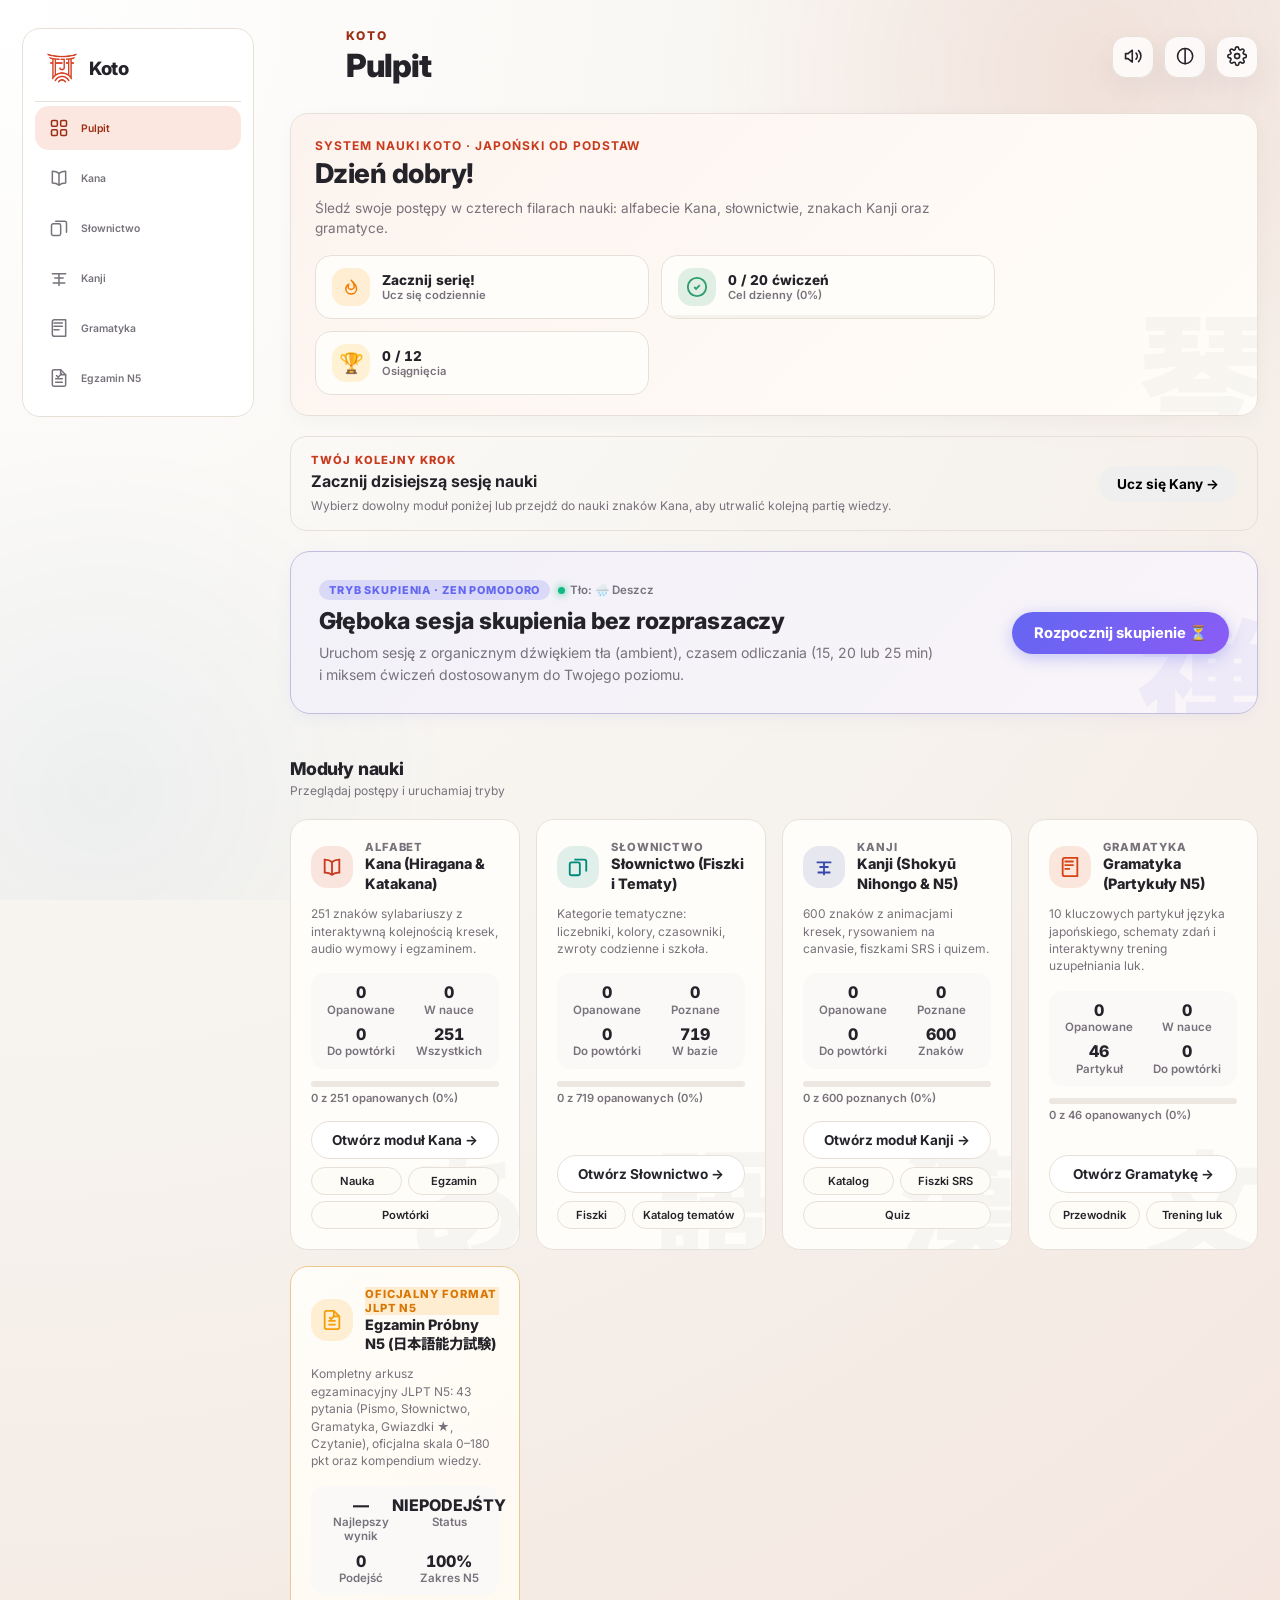
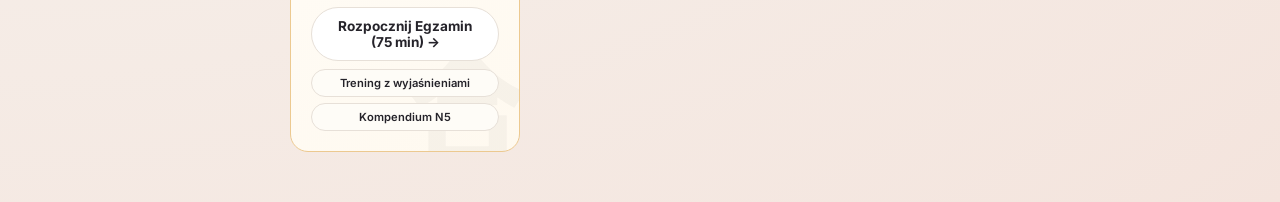
<file: index.html>
<!doctype html>
<html lang="pl">
  <head>
    <meta charset="utf-8" />
    <meta name="viewport" content="width=device-width, initial-scale=1, viewport-fit=cover" />
    <meta name="referrer" content="no-referrer" />
    <meta
      name="description"
      content="Aplikacja do nauki japońskiej kany — hiragany i katakany, z animacjami kresek i trybem egzaminu."
    />
    <title>Koto — nauka i egzamin</title>

    <!-- T14 — PWA. Ścieżki WZGLĘDNE, bo aplikacja żyje pod /hiragana-study/. -->
    <link rel="manifest" href="manifest.webmanifest" />
    <!-- `?v=koto` odcina stary favicon z cache przeglądarki po zmianie marki. -->
    <link rel="icon" href="icons/icon-192.png?v=koto" type="image/png" />
    <link rel="apple-touch-icon" href="icons/apple-touch-icon.png?v=koto" />
    <!-- Kolor paska zależny od motywu systemu; manifest deklaruje dark jako domyślny. -->
    <meta name="theme-color" content="#121116" media="(prefers-color-scheme: dark)" />
    <meta name="theme-color" content="#f6f3ee" media="(prefers-color-scheme: light)" />
    <meta name="mobile-web-app-capable" content="yes" />
    <meta name="apple-mobile-web-app-status-bar-style" content="black-translucent" />
    <meta name="apple-mobile-web-app-title" content="Koto" />

    <link rel="preconnect" href="https://fonts.googleapis.com" />
    <link rel="preconnect" href="https://fonts.gstatic.com" crossorigin />
    <link
      href="https://fonts.googleapis.com/css2?family=Inter:wght@400;500;600;700;800;900&family=Noto+Sans+JP:wght@400;500;700;900&display=swap"
      rel="stylesheet"
    />
    <!--
    Ustawiamy motyw przed pierwszym rysowaniem, żeby nie było prześwitu.
    Kolejność: hiragana-settings → stary hiragana-theme (migracja) → system.
    Ten sam zestaw wartości, co `readLegacyTheme()`/`resolveTheme()` w app.js,
    żeby pierwszy paint i aplikacja zawsze się zgadzały.
    Bootstrap nic nie zapisuje — właściwa migracja należy do `loadSettings()`.
  -->
    <script>
      (function () {
        var theme = null; // null = jeszcze nie ustalone

        try {
          var raw = localStorage.getItem('hiragana-settings');

          if (raw) {
            var parsed = JSON.parse(raw);
            if (parsed && ['light', 'dark', 'system'].indexOf(parsed.theme) !== -1) {
              theme = parsed.theme;
            }
          }
        } catch (error) {
          /* uszkodzony zapis - próbujemy klucza sprzed T26 */
        }

        // klucz sprzed T26 tylko wtedy, gdy nowy store niczego nie dał
        if (theme === null) {
          try {
            var legacy = localStorage.getItem('hiragana-theme');
            if (legacy === 'light' || legacy === 'dark') {
              theme = legacy;
            }
          } catch (error) {
            /* zostajemy przy 'system' */
          }
        }

        document.documentElement.dataset.theme =
          theme === null || theme === 'system'
            ? matchMedia('(prefers-color-scheme: dark)').matches
              ? 'dark'
              : 'light'
            : theme;
      })();
    </script>
    <link rel="stylesheet" href="style.css" />
  </head>
  <body>
    <div class="app-shell">
      <header class="topbar">
        <button id="homeBtn" class="ghost topbar-back is-hidden" type="button" aria-label="Wróć do menu">←</button>
        <div class="topbar-titles">
          <div id="scriptEyebrow" class="eyebrow">KANA</div>
          <h1 id="appTitle">Kana</h1>
        </div>
        <div class="topbar-actions">
          <button id="muteToggle" class="icon-btn" type="button" aria-label="Wycisz dźwięk"></button>
          <button id="themeToggle" class="icon-btn" type="button" aria-label="Zmień motyw"></button>
          <button id="settingsToggle" class="icon-btn" type="button" aria-label="Ustawienia"></button>
        </div>
      </header>

      <main id="app"></main>

      <!-- Nawigacja modułów leży POZA #app: render() podmienia całą treść
           ekranu, a pasek/szyna musi przetrwać każdy render. -->
      <nav id="appNav" class="app-nav" aria-label="Główna nawigacja"></nav>
    </div>
    <script src="app.js"></script>
  </body>
</html>
</file>
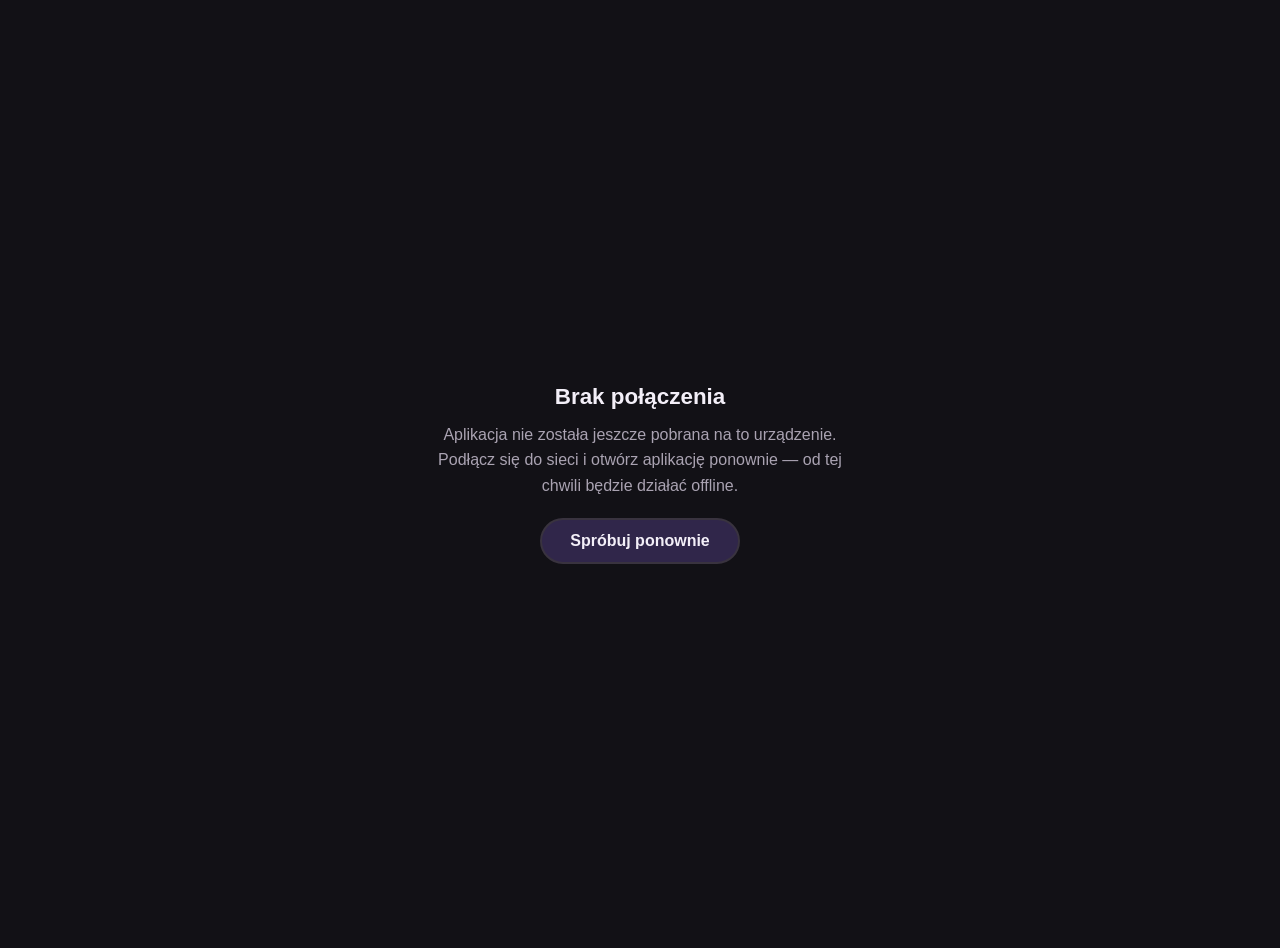
<file: offline.html>
<!doctype html>
<html lang="pl">
  <head>
    <meta charset="utf-8" />
    <meta name="viewport" content="width=device-width, initial-scale=1" />
    <title>Offline — Koto</title>
    <link rel="icon" href="icons/icon-192.png?v=koto" />
    <style>
      :root {
        color-scheme: dark;
      }
      body {
        margin: 0;
        min-height: 100vh;
        display: grid;
        place-items: center;
        background: #121116;
        color: #f3eff8;
        font-family: -apple-system, BlinkMacSystemFont, 'Segoe UI', Roboto, sans-serif;
        text-align: center;
        padding: 24px;
      }
      main {
        max-width: 420px;
      }
      h1 {
        font-size: 1.4rem;
        margin: 0 0 12px;
      }
      p {
        color: #aaa3b2;
        line-height: 1.6;
        margin: 0 0 20px;
      }
      button {
        font: inherit;
        font-weight: 700;
        padding: 12px 28px;
        border: 2px solid #39333f;
        border-radius: 999px;
        background: #30264a;
        color: #f3eff8;
        cursor: pointer;
      }
      button:hover {
        border-color: #c4a8ff;
      }
      button:focus-visible {
        outline: 2px solid #9b70ff;
        outline-offset: 2px;
      }
    </style>
  </head>
  <body>
    <!--
    Ostatnia linia obrony: wyświetlana tylko wtedy, gdy przeglądarka jest
    offline ORAZ dokument aplikacji nie jest w cache. Przy normalnej
    pracy offline Service Worker serwuje `index.html` z `koto-shell-v*`.
  -->
    <main>
      <h1>Brak połączenia</h1>
      <p>
        Aplikacja nie została jeszcze pobrana na to urządzenie. Podłącz się do sieci i otwórz aplikację ponownie — od
        tej chwili będzie działać offline.
      </p>
      <button type="button" onclick="location.reload()">Spróbuj ponownie</button>
    </main>
  </body>
</html>
</file>
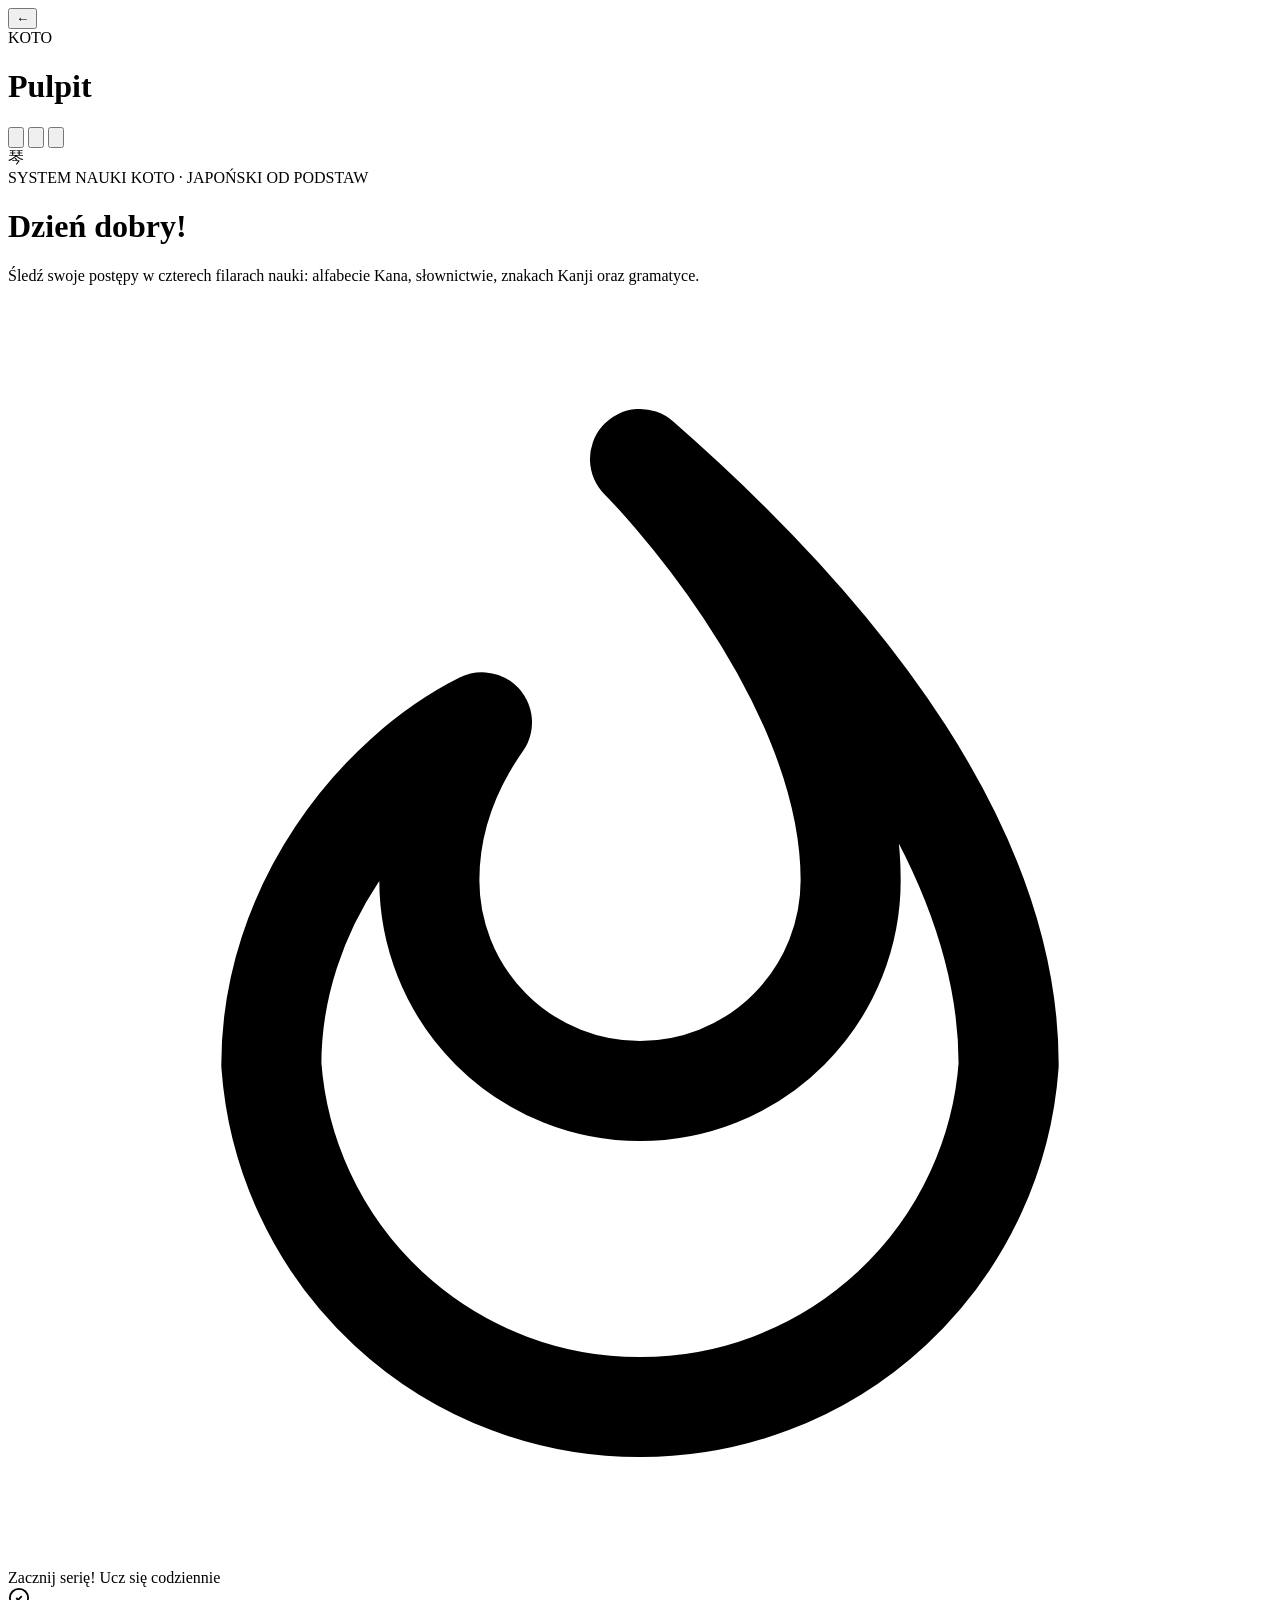
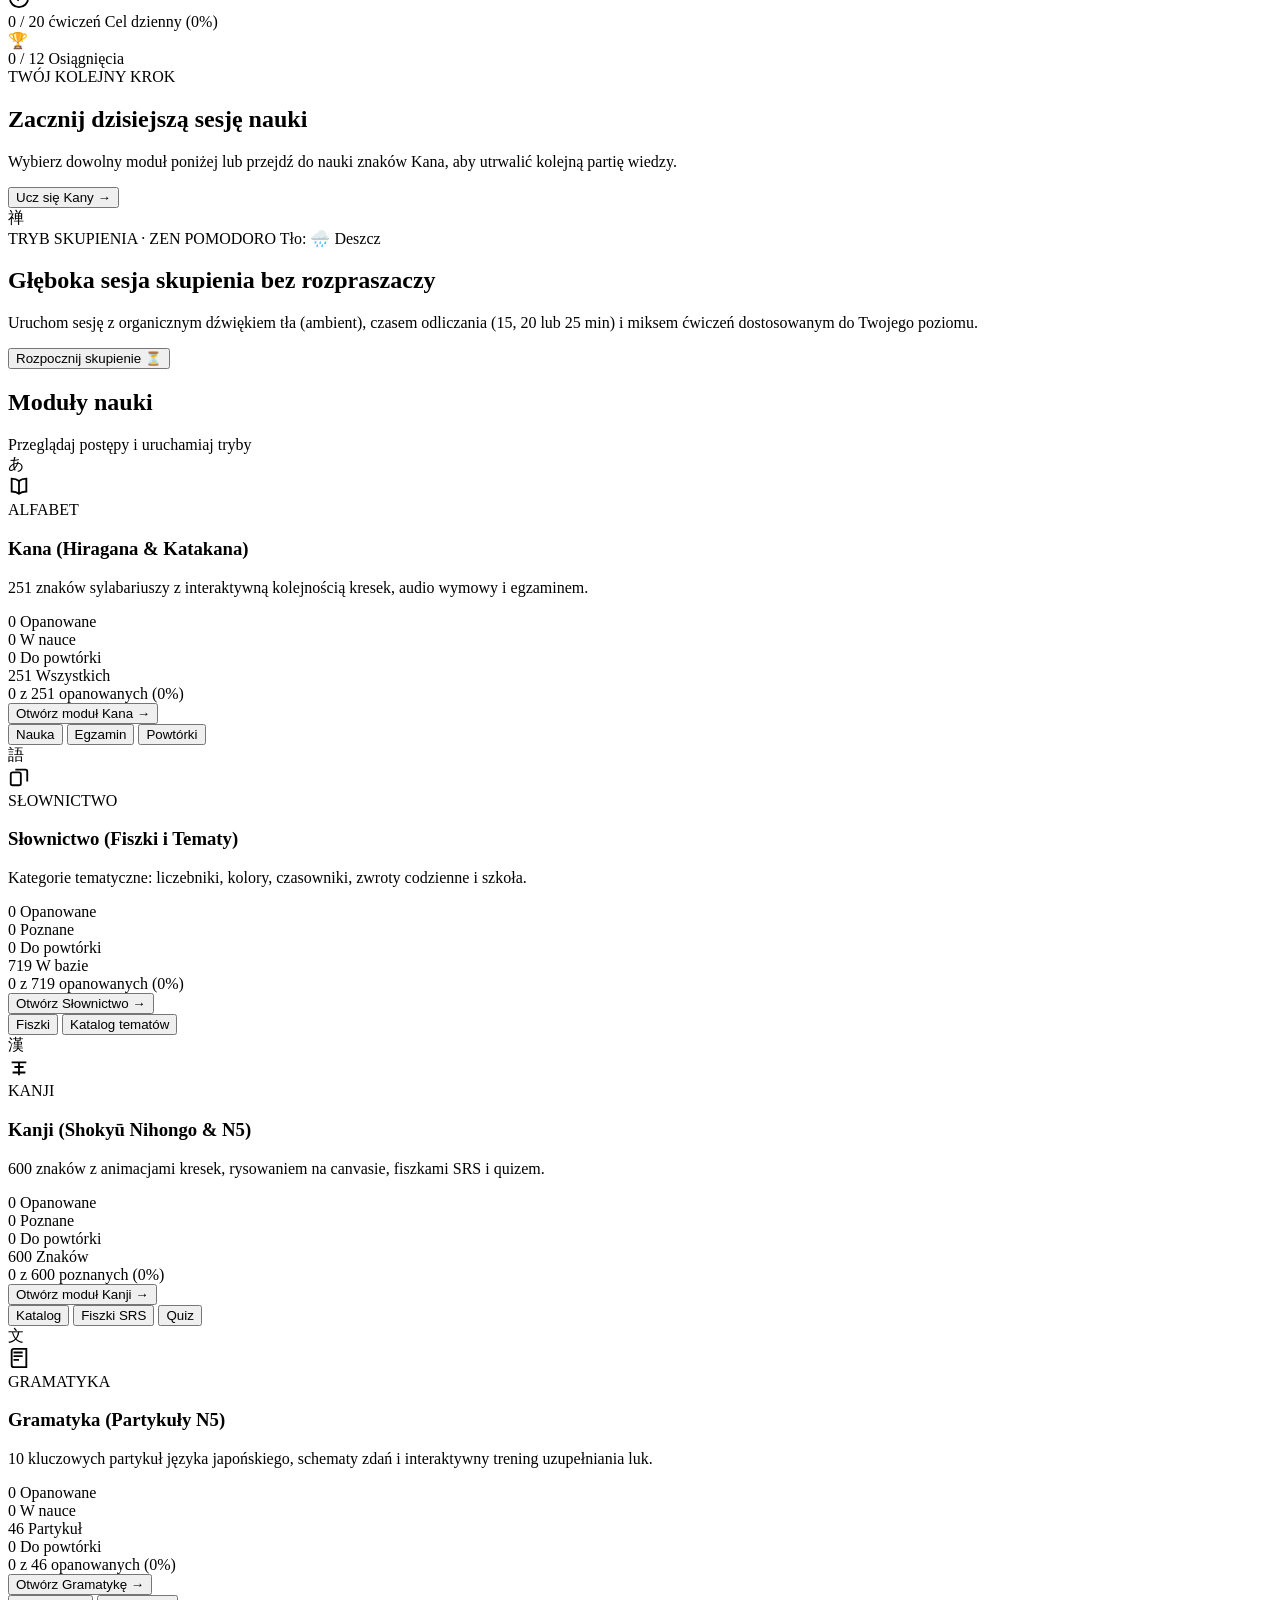
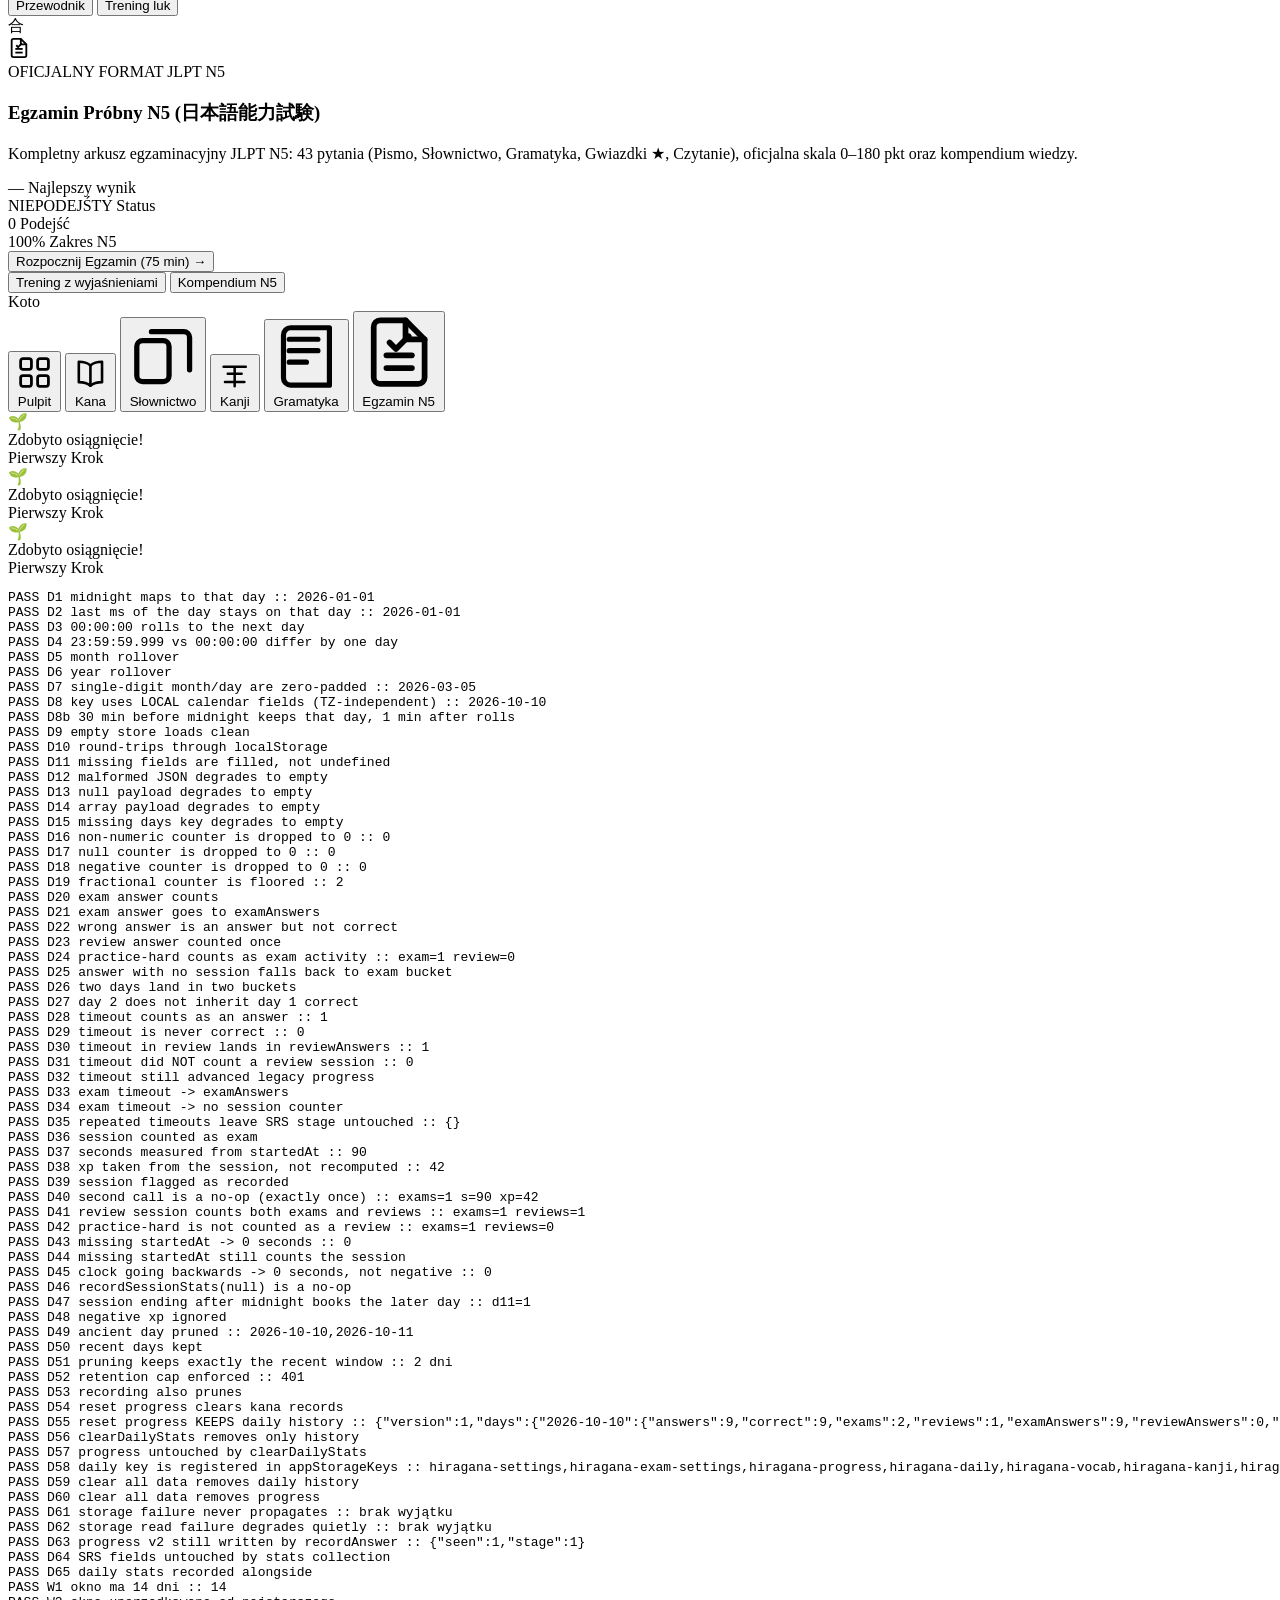
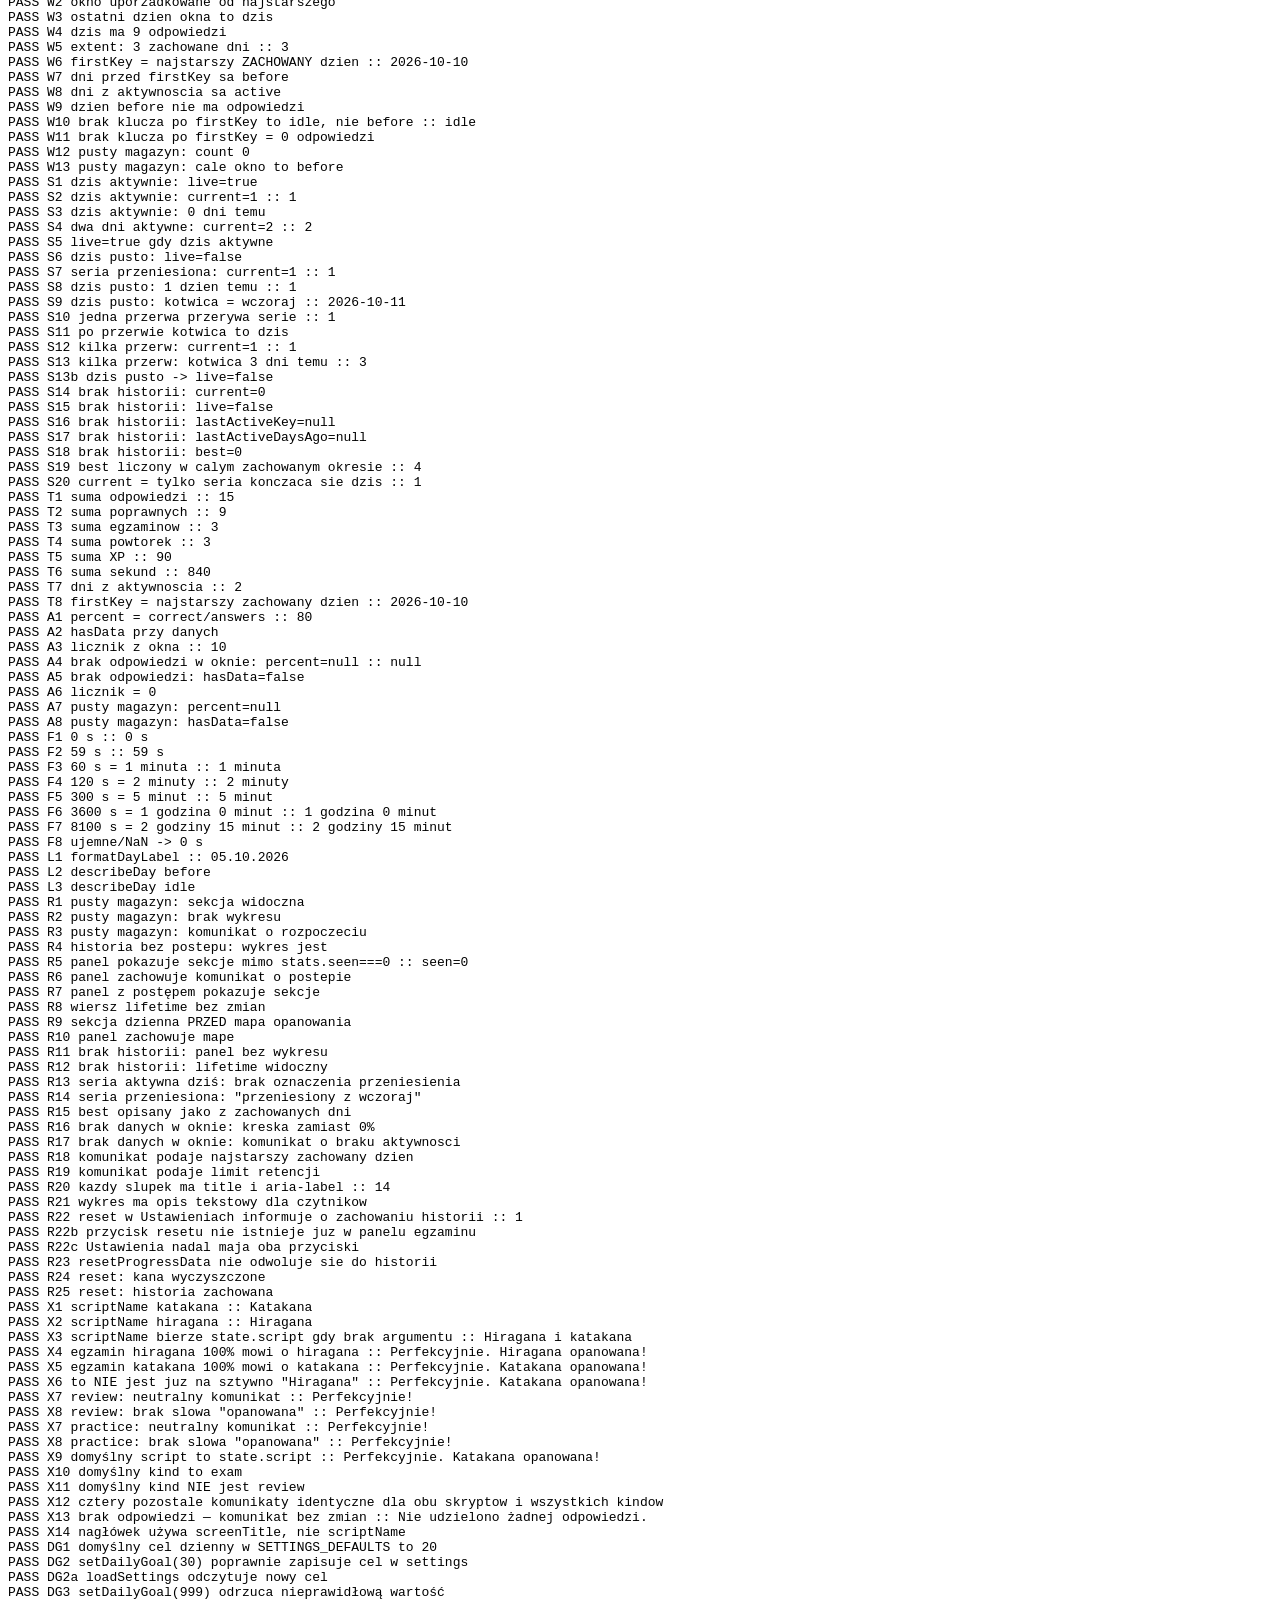
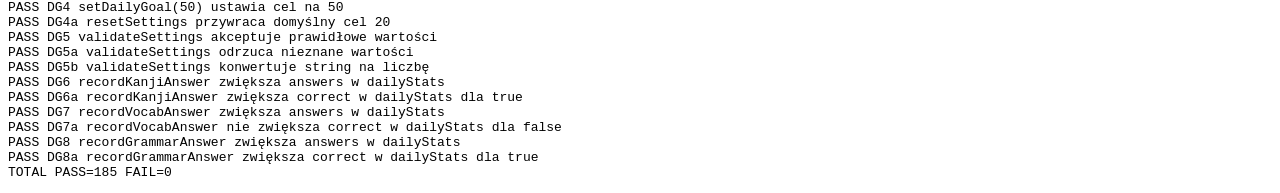
<file: tests-daily.html>
<!doctype html>
<html lang="pl">
  <head>
    <meta charset="utf-8" />
    <title>Daily statistics — tests</title>
    <!--
    Runner testów statystyk dziennych (T15 faza 1: samo zbieranie).

    Testuje magazyn `hiragana-daily`: granice dnia lokalnego, atrybucję
    odpowiedzi, semantykę timeoutu, czas sesji, przypisanie XP,
    przycinanie historii, uszkodzone zapisy oraz reset i czyszczenie danych.

    Tak jak tests.html — NIE kopiujemy szkieletu z index.html: pobieramy
    prawdziwy plik i wstawiamy jego <body>, więc testy działają na aktualnym
    markupu i nie rozjeżdżają się z aplikacją.

    Pliki tests-daily.html / tests-daily.js są NARZĄDZIEM deweloperskim:
    nie wchodzą do SHELL_ASSETS i nie są precache'owane przez Service Worker.
  --></head>
  <body>
    <pre id="testOut">uruchamianie…</pre>
    <script>
      (function () {
        function out(text) {
          document.getElementById('testOut').textContent = text;
        }

        fetch('index.html')
          .then(function (r) {
            return r.text();
          })
          .then(function (html) {
            var parsed = new DOMParser().parseFromString(html, 'text/html');
            var body = document.createElement('div');
            body.innerHTML = parsed.body.innerHTML;

            // usuwamy istniejący runner, wstawiamy markup aplikacji
            document.getElementById('testOut').remove();
            while (body.firstChild) document.body.appendChild(body.firstChild);

            var app = document.createElement('script');
            app.src = 'app.js';
            document.body.appendChild(app);

            app.onload = function () {
              var tests = document.createElement('script');
              tests.src = 'tests-daily.js';
              document.body.appendChild(tests);
            };
          })
          .catch(function (error) {
            out('Nie udało się wczytać index.html: ' + error.message);
          });
      })();
    </script>
  </body>
</html>
</file>
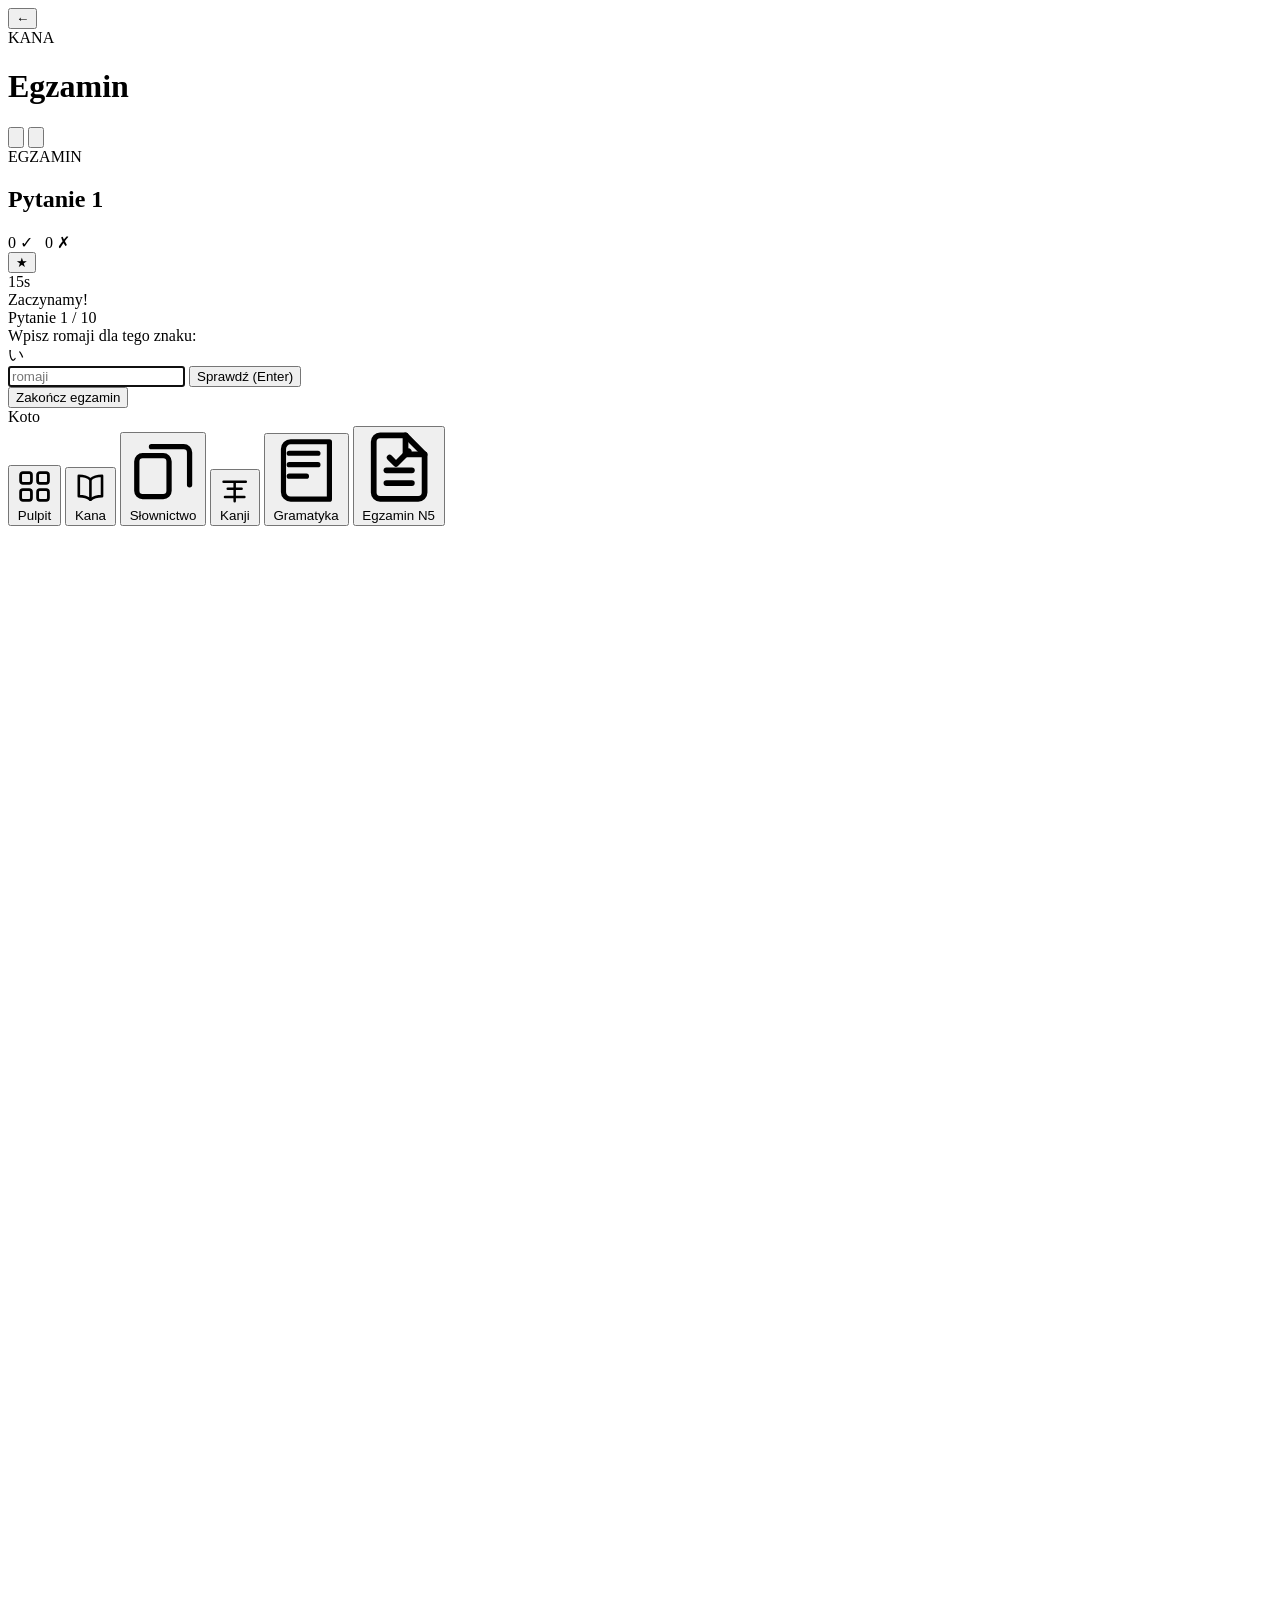
<file: tests.html>
<!doctype html>
<html lang="pl">
  <head>
    <meta charset="utf-8" />
    <title>Koto — tests</title>
  </head>
  <body>
    <!--
    Runner testów: SRS i migracja, ustawienia egzaminu, timeout,
    konfetti, granica limitu i zakończenie egzaminu.

    Świadomie NIE kopiujemy szkieletu z index.html — pobieramy prawdziwy
    plik i wstawiamy jego <body>. Dzięki temu testy zawsze działają na
    aktualnym markupu i nie rozjeżdżają się z aplikacją.

    Pliki tests.html / tests.js są NARZĄDZIEM deweloperskim:
    nie wchodzą do SHELL_ASSETS i nie są precache'owane przez Service Worker.
  -->
    <pre id="testOut">uruchamianie…</pre>
    <script>
      (function () {
        function out(text) {
          document.getElementById('testOut').textContent = text;
        }

        fetch('index.html')
          .then(function (r) {
            return r.text();
          })
          .then(function (html) {
            var parsed = new DOMParser().parseFromString(html, 'text/html');
            var body = document.createElement('div');
            body.innerHTML = parsed.body.innerHTML;

            // usuwamy istniejący runner, wstawiamy markup aplikacji
            document.getElementById('testOut').remove();
            while (body.firstChild) document.body.appendChild(body.firstChild);

            var app = document.createElement('script');
            app.src = 'app.js';
            document.body.appendChild(app);

            app.onload = function () {
              var tests = document.createElement('script');
              tests.src = 'tests.js';
              document.body.appendChild(tests);
            };
          })
          .catch(function (error) {
            out('Nie udało się wczytać index.html: ' + error.message);
          });
      })();
    </script>
  </body>
</html>
</file>
<file: style.css>
/* =========================================================
   CUSTOM PROPERTIES (consolidated)
========================================================= */

:root {
  --bg: #f6f3ee;
  --bg-gradient-1: #ffffff;
  --bg-gradient-2: #f4e4dd;

  --card: #fffdf9;
  --card-solid: #ffffff;

  --ink: #25232a;
  --muted: #77727b;
  --ink-muted: var(--muted);

  --accent: #c93b1e;
  --accent-dark: #9c2d13;
  --accent-hover: #e4572f;
  --soft: #fbe7e0;

  --line: #e7e0d8;

  --good: #2f9e6d;
  --warn: #e6a23c;
  --bad: #d95c67;
  --mastered: #1f74c4;

  --shadow: 0 18px 50px rgba(52, 41, 67, 0.1);

  --btn-secondary-bg: #eee9e2;
  --btn-secondary-ink: #25232a;
  --progress-bg: #ece7e0;

  /* Spacing: a 4 px rhythm, with exact half-steps kept as tokens. */
  --space-1: 4px;
  --space-2: 8px;
  --space-2-5: 10px;
  --space-3: 12px;
  --space-3-5: 14px;
  --space-4: 16px;
  --space-4-5: 18px;
  --space-5: 20px;
  --space-6: 24px;
  --space-7: 28px;
  --space-8: 32px;

  /* Type: roles common enough to be shared across the screens. */
  --text-2xs: 0.7rem;
  --text-xs: 0.75rem;
  --text-sm: 0.85rem;
  --text-md: 0.9rem;
  --text-base: 1rem;
  --text-lg: 1.1rem;
  --text-xl: 1.3rem;
  --text-2xl: 1.7rem;
  --text-3xl: 2rem;

  --leading-normal: 1.55;
  --leading-relaxed: 1.65;

  --radius-xs: 8px;
  --radius-sm: 10px;
  --radius-md: 12px;
  --radius-lg: 14px;
  --radius-xl: 16px;
  --radius-2xl: 18px;
  --radius-3xl: 20px;
  --radius-4xl: 24px;
  --radius-pill: 999px;
  --radius-circle: 50%;
  --surface-border: 1px solid var(--line);
  --surface-radius: var(--radius-4xl);

  --shadow-nav: 0 -10px 30px rgba(52, 41, 67, 0.07);
  --shadow-pop: 0 8px 24px rgba(0, 0, 0, 0.12);
  --shadow-hover: 0 4px 16px rgba(0, 0, 0, 0.08);

  --duration-fast: 0.15s;
  --duration-quick: 0.2s;
  --duration-base: 0.25s;
  --duration-slow: 0.3s;
  --duration-slower: 0.4s;
  --ease-standard: ease;

  --focus-ring: 2px solid var(--accent);
  --z-nav: 40;
  --z-confetti: 9999;

  color-scheme: light;
}

/* =========================================================
   DARK MODE
========================================================= */

:root[data-theme="dark"] {
  --bg: #121116;
  --bg-gradient-1: #251a1b;
  --bg-gradient-2: #1a1314;
  --card: #1d1a22;
  --card-solid: #211e27;
  --ink: #f3eff8;
  --muted: #aaa3b2;
  --accent: #ff7a55;
  --accent-dark: #ffa184;
  --accent-hover: #ff9773;
  --soft: #3b211a;
  --line: #39333f;
  --surface-border: 1px solid var(--line);
  --focus-ring: 2px solid var(--accent);
  --good: #43b982;
  --warn: #f0b24a;
  --bad: #e16b77;
  --mastered: #4aa8f0;
  --shadow: 0 18px 50px rgba(0, 0, 0, 0.35);
  --btn-secondary-bg: #302c35;
  --btn-secondary-ink: #f3eff8;
  --progress-bg: #332f38;
  color-scheme: dark;
}

/* =========================================================
   RESET / GLOBAL
========================================================= */

* {
  box-sizing: border-box;
}

body {
  margin: 0;
  min-height: 100vh;

  background: radial-gradient(circle at top left, var(--bg-gradient-1) 0, var(--bg) 48%, var(--bg-gradient-2) 100%);

  color: var(--ink);

  font-family:
    "Inter",
    "Noto Sans JP",
    ui-sans-serif,
    system-ui,
    -apple-system,
    BlinkMacSystemFont,
    "Segoe UI",
    sans-serif;

  font-feature-settings: "liga", "kern";

  transition:
    background var(--duration-base) var(--ease-standard),
    color var(--duration-base) var(--ease-standard);
}

button,
.btn,
.script-btn,
.menu-card,
.icon-btn,
.app-nav-item,
.vocab-pill,
.vocab-topics-card,
.topbar-back {
  user-select: none;
  -webkit-user-select: none;
  -webkit-tap-highlight-color: transparent;
}

button {
  font: inherit;
}

/* =========================================================
   APP SHELL
========================================================= */

.app-shell {
  max-width: 1120px;
  margin: 0 auto;
  /* 84 px = dolny pasek nawigacji (56) + zapas, żeby treść
     nie chowała się pod paskiem na telefonie. Safe area dokłada się
     tylko tam, gdzie system faktycznie rezerwuje miejsce. */
  padding: var(--space-7) 22px calc(84px + env(safe-area-inset-bottom));
  min-height: 100vh;
  min-height: 100dvh;
  display: flex;
  flex-direction: column;
}

/* =========================================================
   HEADER
========================================================= */

.topbar {
  display: grid;
  /* Stała kolumna na powrót: przycisk jest ukrywany przez `visibility`,
     więc tytuł nie skacze w bok przy przejściu hub → ekran. */
  grid-template-columns: 42px minmax(0, 1fr) auto;
  align-items: center;
  gap: var(--space-3);
  margin-bottom: var(--space-7);
}

.topbar-titles {
  min-width: 0;
}

.topbar-back {
  width: 42px;
  height: 42px;
  padding: 0;
  font-size: 1.05rem;
  line-height: 1;
}

.topbar-back.is-hidden {
  visibility: hidden;
  pointer-events: none;
}

.topbar-actions {
  display: flex;
  align-items: center;
  gap: var(--space-2-5);
}

.eyebrow {
  font-size: var(--text-xs);
  letter-spacing: 0.16em;
  font-weight: 800;
  color: var(--accent-dark);
}

h1 {
  margin: 3px 0 0;
  font-size: var(--text-3xl);
  letter-spacing: -0.04em;
}

/* Tytuł jest teraz nazwą ekranu, a nie alfabetu — musi zmieścić się
   obok powrotu i trzech przycisków akcji już przy 320 px. */
.topbar h1 {
  font-size: clamp(1.3rem, 4.2vw, 2rem);
  overflow-wrap: anywhere;
}

/* =========================================================
   APP NAV — dolny pasek (mobile) / lewa szyna (desktop)
======================================================== */

.app-nav {
  position: fixed;
  left: 0;
  right: 0;
  bottom: 0;
  z-index: var(--z-nav);
  display: flex;
  align-items: stretch;
  padding: 6px 8px calc(6px + env(safe-area-inset-bottom));
  background: var(--card-solid);
  border-top: 1px solid var(--line);
  box-shadow: var(--shadow-nav);
}

.app-nav-brand {
  display: none;
}

.app-nav-items {
  display: flex;
  flex: 1;
  gap: var(--space-1);
}

.app-nav-item {
  flex: 1;
  min-width: 0;
  display: flex;
  flex-direction: column;
  align-items: center;
  justify-content: center;
  gap: 3px;
  min-height: 44px;
  padding: 4px 2px;
  border: 0;
  border-radius: var(--radius-md);
  background: none;
  color: var(--muted);
  font-size: var(--text-2xs);
  font-weight: 650;
  cursor: pointer;
  transition:
    background var(--duration-fast) var(--ease-standard),
    color var(--duration-fast) var(--ease-standard);
}

.app-nav-label {
  font-size: 0.65rem;
  white-space: nowrap;
  overflow: hidden;
  text-overflow: ellipsis;
  max-width: 100%;
}

.app-nav-icon {
  width: 22px;
  height: 22px;
}

.app-nav-item.active {
  color: var(--accent-dark);
  background: var(--soft);
}

.app-nav-item:focus-visible {
  outline: var(--focus-ring);
  outline-offset: 2px;
}

/* Sesja w toku (nauka, egzamin, fiszki) = pełny focus: nawigacja znika,
   wyjściem jest wyłącznie powrót w top barze. */
body.focus-mode .app-nav {
  display: none;
}

body.focus-mode .app-shell {
  padding-bottom: var(--space-4-5);
}

/* =========================================================
   ICON BUTTONS (mute, theme, settings)
========================================================= */

.icon-btn {
  width: 42px;
  height: 42px;
  border-radius: var(--radius-lg);
  border: var(--surface-border);
  background: var(--card-solid);
  color: var(--ink);
  font-size: var(--text-lg);
  cursor: pointer;
  transition: var(--duration-fast) var(--ease-standard);
  display: grid;
  place-items: center;
}

.icon-btn:hover {
  border-color: var(--accent-hover);
  transform: translateY(-1px);
}

.icon-btn:active,
.ghost:active {
  transform: scale(0.95);
}

.icon-btn:focus-visible {
  outline: var(--focus-ring);
  outline-offset: 2px;
}

.icon-btn[hidden] {
  display: none;
}

/* =========================================================
   CARDS
========================================================= */

.card {
  background: color-mix(in srgb, var(--card) 92%, transparent);
  border: var(--surface-border);
  border-radius: var(--surface-radius);
  box-shadow: var(--shadow);
  transition:
    background var(--duration-base) var(--ease-standard),
    border-color var(--duration-base) var(--ease-standard),
    box-shadow var(--duration-base) var(--ease-standard);
}

/* =========================================================
   BUTTONS
========================================================= */

.controls {
  display: grid;
  grid-template-columns: minmax(0, 1fr);
  gap: var(--space-2-5);
  margin-top: var(--space-4-5);
  width: 100%;
}

/*
   Oba zestawy narzędzi zajmują ten sam wiersz. Nieaktywny pozostaje
   w układzie, więc wysokość rzędu jest stała, a przycisk trybu rysowania
   nie skacze przy zmianie etykiety. Trzy przyciski w rzędzie tylko wtedy,
   gdy się mieszczą — na wąskim panelu siatka przechodzi na dwie kolumny.
*/
.control-set {
  grid-column: 1;
  grid-row: 1;
  display: grid;
  grid-template-columns: repeat(auto-fit, minmax(80px, 1fr));
  gap: var(--space-2-5);
  min-width: 0;
  width: 100%;
}

.control-set.is-inactive {
  visibility: hidden;
  pointer-events: none;
}

.controls button {
  /* Zawijanie zamiast `nowrap`: na wąskim panelu etykieta schodzi do dwóch
     linii, ale przycisk nie wypycha już całej karty. */
  white-space: normal;
  padding: var(--space-2-5) var(--space-3);
  font-size: var(--text-md);
}

.controls .btn:disabled {
  background: var(--btn-secondary-bg);
  color: var(--btn-secondary-ink);
  opacity: 0.65;
  cursor: default;
}

.btn {
  border: 0;
  border-radius: var(--radius-lg);
  padding: 11px 18px;
  cursor: pointer;
  font-weight: 750;
  letter-spacing: -0.01em;
  transition:
    transform var(--duration-fast) var(--ease-standard),
    background var(--duration-fast) var(--ease-standard),
    box-shadow var(--duration-fast) var(--ease-standard),
    opacity var(--duration-fast) var(--ease-standard);
}

.btn:hover:not(:disabled) {
  transform: translateY(-1px);
}

.btn:active:not(:disabled) {
  transform: scale(0.97);
}

.btn:focus-visible {
  outline: var(--focus-ring);
  outline-offset: 2px;
}

.btn-primary {
  background: var(--accent);
  color: #fff;
  box-shadow: 0 4px 14px color-mix(in srgb, var(--accent) 28%, transparent);
}

.btn-primary:hover:not(:disabled) {
  background: var(--accent-dark);
  box-shadow: 0 6px 18px color-mix(in srgb, var(--accent) 38%, transparent);
}

.btn-secondary {
  background: var(--btn-secondary-bg);
  color: var(--btn-secondary-ink);
  border: 1px solid color-mix(in srgb, var(--line) 85%, transparent);
  box-shadow: var(--shadow-soft);
}

.btn-secondary:hover:not(:disabled) {
  background: color-mix(in srgb, var(--btn-secondary-bg) 80%, var(--accent));
  border-color: color-mix(in srgb, var(--accent) 35%, var(--line));
}

.btn:disabled {
  opacity: 0.45;
  cursor: not-allowed;
}

/* =========================================================
   GHOST BUTTON (home/back)
========================================================= */

.ghost {
  border: var(--surface-border);
  background: var(--card-solid);
  color: var(--ink);
  border-radius: var(--radius-lg);
  padding: 9px var(--space-3-5);
  cursor: pointer;
  transition: var(--duration-fast) var(--ease-standard);
}

.ghost:hover {
  border-color: var(--accent-hover);
  transform: translateY(-1px);
}

.ghost:focus-visible {
  outline: var(--focus-ring);
  outline-offset: 2px;
}

/* =========================================================
   MENU
========================================================= */

/*
   Karta podsumowania jest wspólnym elementem hubu: nagłówek mówi, czego
   dotyczy postęp, a pasek mastery zostaje ten sam co wcześniej. Dzięki
   temu menu nie jest tylko siatką kafelków — ma kontekst i stan.
*/
.hub-summary {
  position: relative;
  overflow: hidden;
  max-width: 820px;
  margin: var(--space-4-5) auto 0;
  padding: var(--space-4-5) var(--space-5);
  border: var(--surface-border);
  border-radius: var(--surface-radius);
  background: var(--card);
}

.hub-summary-head {
  display: flex;
  align-items: center;
  justify-content: space-between;
  flex-wrap: wrap;
  gap: var(--space-2);
}

.hub-head-info {
  display: flex;
  align-items: baseline;
  gap: var(--space-2-5);
}

.hub-kicker {
  color: var(--muted);
  font-size: var(--text-2xs);
  font-weight: 800;
  letter-spacing: 0.12em;
  text-transform: uppercase;
}

.hub-script {
  color: var(--ink);
  font-size: var(--text-sm);
  font-weight: 750;
}

.hub-streak-badge {
  display: inline-flex;
  align-items: center;
  gap: 6px;
  padding: 3px 10px;
  border-radius: var(--radius-pill);
  background: color-mix(in srgb, var(--accent) 12%, transparent);
  border: 1px solid color-mix(in srgb, var(--accent) 24%, transparent);
  color: var(--accent-dark);
  font-size: var(--text-xs);
  font-weight: 800;
}

.hub-streak-icon {
  display: flex;
  align-items: center;
  color: var(--accent);
}

.hub-streak-icon .icon {
  width: 13px;
  height: 13px;
}

.hub-summary .mastery-strip {
  max-width: none;
  margin: var(--space-3-5) 0 0;
  padding: 0;
}

.hub-summary .mastery-strip-text {
  margin-top: var(--space-2);
}

.menu {
  display: grid;
  grid-template-columns: repeat(3, 1fr);
  gap: var(--space-4);
  max-width: 820px;
  margin: var(--space-5) auto 0;
}

.menu-card {
  padding: 34px;
  cursor: pointer;
  transition: 0.18s ease;
  border: var(--surface-border);
  background: var(--card);
  border-radius: var(--surface-radius);
  text-align: left;
  color: var(--ink);
  animation: cardEntrance var(--duration-slower) var(--ease-standard) backwards;
}

.menu-card:nth-child(2) {
  animation-delay: 0.08s;
}

.menu-card:hover {
  transform: translateY(-3px);
  border-color: var(--accent-hover);
  box-shadow: var(--shadow);
}

.menu-card:active {
  transform: scale(0.98);
}

.menu-card:focus-visible {
  outline: var(--focus-ring);
  outline-offset: 2px;
}

.menu-icon {
  display: flex;
  align-items: center;
  color: var(--accent);
  margin-bottom: var(--space-5);
}

.menu-icon .icon {
  width: 2.4rem;
  height: 2.4rem;
}

.menu-card h2 {
  margin: 0 0 var(--space-2);
  font-size: 1.35rem;
}

.menu-card p {
  margin: 0;
  color: var(--muted);
  line-height: var(--leading-normal);
}

.menu-card.full {
  grid-column: 1 / -1;
}

/*
   Kafelek menu: ikona i nazwa, bez akapitu opisu. Trzy kafelki w siatce
   zastąpiły pięć kart z tekstem — opis trybu jest w środku, nie na
   wejściu, bo przy pięciu kartach menu rosło do dwóch ekranów na telefonie.
*/
.menu-card.tile {
  display: flex;
  flex-direction: column;
  align-items: flex-start;
  gap: var(--space-2);
  padding: var(--space-5);
  position: relative;
  overflow: hidden;
  min-height: 122px;
}

.menu-card.tile .menu-icon {
  margin: 0;
  line-height: 1;
}

.menu-card.tile .menu-icon .icon {
  width: 2rem;
  height: 2rem;
}

.tile-title {
  font-size: 1.15rem;
  font-weight: 800;
  letter-spacing: -0.01em;
}

.tile-sub {
  font-size: var(--text-xs);
  color: var(--muted);
  font-weight: 500;
  line-height: 1.3;
}

.tile-watermark {
  position: absolute;
  right: 8px;
  bottom: -8px;
  font-size: 4.5rem;
  font-weight: 900;
  line-height: 1;
  color: var(--ink);
  opacity: 0.045;
  pointer-events: none;
  user-select: none;
  font-family: "Noto Sans JP", sans-serif;
  transition:
    transform var(--duration-base) var(--ease-standard),
    opacity var(--duration-base) var(--ease-standard);
}

.menu-card.tile:hover .tile-watermark {
  transform: scale(1.08) translateY(-2px);
  opacity: 0.08;
}

/* Nauka jest główną akcją hubu: wyróżnienie zostaje subtelne, żeby nie
   konkurowało z paskiem postępu i nie zmieniało siatki kafelków. */
.menu-card.tile.tile-primary {
  border-color: color-mix(in srgb, var(--accent) 38%, var(--line));
  background: linear-gradient(140deg, color-mix(in srgb, var(--accent) 12%, var(--card)), var(--card) 62%);
}

.menu-card.tile.tile-primary:hover {
  border-color: var(--accent);
}

.tile-cta {
  margin-top: auto;
  color: var(--accent-dark);
  font-size: var(--text-sm);
  font-weight: 750;
}

.tile-badge {
  position: absolute;
  top: 14px;
  right: 14px;
  min-width: 24px;
  padding: 2px 7px;
  border-radius: var(--radius-pill);
  background: var(--accent);
  color: #fff;
  font-size: 0.76rem;
  font-weight: 800;
  text-align: center;
  box-shadow: 0 4px 10px color-mix(in srgb, var(--accent) 35%, transparent);
}

/* =========================================================
   USTAWIENIA
 ========================================================= */

.settings {
  max-width: 820px;
  margin: var(--space-5) auto 0;
}

.settings > h2 {
  margin: 4px 0 0;
}

.settings-group {
  padding: var(--space-4-5) var(--space-5);
  margin-top: var(--space-4);
}

.settings-group h3 {
  margin: 0 0 var(--space-3-5);
  font-size: 0.95rem;
  letter-spacing: -0.01em;
}

.settings-row {
  display: flex;
  align-items: center;
  justify-content: space-between;
  gap: var(--space-3-5);
  flex-wrap: wrap;
}

.settings-label {
  color: var(--muted);
  font-size: var(--text-md);
  font-weight: 600;
}

.settings-pills {
  display: flex;
  gap: var(--space-2);
  flex-wrap: wrap;
}

.settings-pills .script-btn {
  padding: 9px var(--space-4-5);
  font-size: var(--text-sm);
}

.settings-actions {
  display: flex;
  flex-direction: column;
  gap: var(--space-2-5);
}

.settings-hint {
  color: var(--muted);
  font-size: var(--text-sm);
  line-height: var(--leading-relaxed);
  margin: 0 0 var(--space-3-5);
}

.backup-status-msg {
  display: none;
  margin-top: var(--space-3);
  padding: var(--space-3) var(--space-4);
  border-radius: var(--radius-md);
  font-size: var(--text-sm);
  font-weight: 500;
  line-height: var(--leading-normal);
  animation: fadeIn 0.25s ease;
}

.backup-status-msg.is-success {
  display: block;
  background: rgba(16, 185, 129, 0.12);
  color: #10b981;
  border: 1px solid rgba(16, 185, 129, 0.25);
}

.backup-status-msg.is-error {
  display: block;
  background: rgba(239, 68, 68, 0.12);
  color: #ef4444;
  border: 1px solid rgba(239, 68, 68, 0.25);
}

.about-copy p {
  margin: 0 0 var(--space-2-5);
  color: var(--muted);
  font-size: var(--text-md);
  line-height: var(--leading-relaxed);
}

.about-copy p:last-child {
  margin-bottom: 0;
}

.about-copy a {
  color: var(--accent-dark);
  text-underline-offset: 2px;
}

/* =========================================================
   PRZEGLĄD (T21)
   ========================================================= */

.review {
  max-width: 820px;
  margin: 50px auto 0;
}

.review > h2 {
  margin: 4px 0 var(--space-4-5);
}

.review-summary {
  color: var(--muted);
  font-size: 0.95rem;
  margin: 0 0 var(--space-3-5);
}

.review-empty {
  padding: 44px 28px;
  text-align: center;
  max-width: 580px;
  margin: var(--space-4) auto 0;
  display: flex;
  flex-direction: column;
  align-items: center;
}

.review-empty-icon {
  width: 60px;
  height: 60px;
  border-radius: var(--radius-circle);
  background: color-mix(in srgb, var(--accent) 12%, transparent);
  border: 1px solid color-mix(in srgb, var(--accent) 24%, transparent);
  color: var(--accent);
  display: flex;
  align-items: center;
  justify-content: center;
  margin-bottom: var(--space-3-5);
  box-shadow: 0 4px 14px color-mix(in srgb, var(--accent) 15%, transparent);
}

.review-empty-icon .icon {
  width: 26px;
  height: 26px;
}

.review-empty-title {
  color: var(--ink);
  font-weight: 800;
  font-size: var(--text-xl);
  letter-spacing: -0.01em;
  margin: 0 0 var(--space-2);
}

.review-empty p {
  color: var(--muted);
  line-height: 1.6;
  margin: 0 0 var(--space-5);
  max-width: 44ch;
}

.review-list {
  list-style: none;
  margin: 0 0 var(--space-5);
  padding: 0;
  display: grid;
  gap: var(--space-2);
}

.review-row {
  display: flex;
  align-items: center;
  gap: var(--space-3);
  flex-wrap: wrap;
  padding: var(--space-2) var(--space-3);
  border: var(--surface-border);
  border-radius: var(--radius-lg);
  background: var(--card-solid);
}

/* kafelek znaku — wizualnie spójny z .kana-btn z Learn, ale osobna klasa,
   żeby nie dziedziczyć semantyki masteryLevel() jako statusu SRS */
.review-kana {
  border: var(--surface-border);
  background: var(--card);
  color: var(--ink);
  border-radius: var(--radius-md);
  padding: var(--space-2) var(--space-3);
  font-size: var(--text-lg);
  font-family: "Noto Sans JP", "Hiragino Kaku Gothic ProN", "Yu Gothic", sans-serif;
  cursor: pointer;
  transition:
    border-color var(--duration-fast) var(--ease-standard),
    transform var(--duration-fast) var(--ease-standard);
}

.review-kana:hover {
  border-color: var(--accent-hover);
  transform: translateY(-1px);
}

.review-kana:focus-visible {
  outline: var(--focus-ring);
  outline-offset: 2px;
}

.review-meta {
  display: flex;
  align-items: center;
  gap: 6px;
  flex-wrap: wrap;
  margin-left: auto;
}

.review-tag {
  font-size: 0.72rem;
  font-weight: 600;
  color: var(--ink);
  background: var(--progress-bg);
  border-radius: var(--radius-pill);
  padding: 3px 9px;
  white-space: nowrap;
}

.review-tag-warn {
  background: color-mix(in srgb, var(--bad) 16%, transparent);
  color: var(--bad);
}

.review-tag-quiet {
  color: var(--muted);
  background: transparent;
  border: var(--surface-border);
}

.review-start {
  display: block;
  margin: 0 auto;
}

.btn-danger {
  background: color-mix(in srgb, var(--bad) 12%, var(--btn-secondary-bg));
  color: var(--bad);
}

.btn-danger:hover {
  background: color-mix(in srgb, var(--bad) 22%, var(--btn-secondary-bg));
}

/*
   * Switcher jest pierwszym elementem menu, więc to on przejmuje główny
   * odstęp od nagłówka (dawniej należał do .menu).
   */
.script-switcher {
  display: flex;
  justify-content: center;
  align-items: center;
  gap: 4px;
  max-width: 100%;
  margin: var(--space-4-5) auto 0;
  padding: 3px;
  border-radius: var(--radius-pill);
  background: color-mix(in srgb, var(--card-solid) 82%, transparent);
  border: 1px solid color-mix(in srgb, var(--line) 75%, transparent);
  box-shadow: var(--shadow-soft);
  backdrop-filter: blur(12px);
}

.script-btn {
  padding: 7px 14px;
  border: 0;
  background: transparent;
  color: var(--muted);
  border-radius: var(--radius-pill);
  font-size: var(--text-xs);
  font-weight: 700;
  cursor: pointer;
  white-space: nowrap;
  transition: all var(--duration-fast) var(--ease-standard);
}

@media (min-width: 600px) {
  .script-btn {
    padding: 8px 22px;
    font-size: var(--text-sm);
  }
}

.script-btn:hover {
  color: var(--ink);
  background: color-mix(in srgb, var(--card-solid) 65%, transparent);
}

.script-btn.active {
  background: var(--card-solid);
  color: var(--accent);
  box-shadow: 0 3px 10px rgba(0, 0, 0, 0.08);
  font-weight: 800;
}

.script-btn:focus-visible {
  outline: var(--focus-ring);
  outline-offset: 2px;
}

/* =========================================================
   MASTERY STRIP (menu)
   ---------------------------------------------------------
   Pasek zastąpił donut: te same dane, jedna linia pionu.
   Segmenty to `flex: <liczba znaków>`, więc proporcje liczy
   przeglądarka — bez ręcznego przeliczania na obwód okręgu.
========================================================= */

.mastery-strip {
  max-width: 820px;
  margin: 26px auto 0;
  padding: 0 4px;
  animation: fadeSlideIn var(--duration-slower) var(--ease-standard) both;
}

.mastery-strip-bar {
  display: flex;
  height: 10px;
  border-radius: var(--radius-pill);
  overflow: hidden;
  background: var(--line);
}

.mastery-seg {
  display: block;
  height: 100%;
}

/* Rezerwuje miejsce dla znaków „nowych", żeby segmenty nie rozciągały się
   na całą szerokość, gdy ćwiczony jest tylko jeden znak. Tło paska jest
   właśnie tym miejscem. */
.mastery-spacer {
  display: block;
  height: 100%;
}

.mastery-seg.mastered {
  background: var(--mastered);
}

.mastery-seg.good {
  background: var(--good);
}

.mastery-seg.learning {
  background: var(--warn);
}

.mastery-seg.hard {
  background: var(--bad);
}

.mastery-strip-text {
  margin: 8px 0 0;
  color: var(--muted);
  font-size: var(--text-md);
  font-weight: 600;
}

/* =========================================================
   LEARNER
========================================================= */

.learner {
  display: grid;
  /* `minmax(0, 1fr)` zamiast `1fr`: domyślne minimum `auto` blokowało
     kurczenie kolumny do min-content karty, przez co siatka nie mieściła
     się w oknie 801–946 px. */
  grid-template-columns: 280px minmax(0, 1fr);
  gap: var(--space-5);
}

/* =========================================================
   SIDEBAR
========================================================= */

.sidebar {
  padding: var(--space-4-5);
}

.sidebar h3 {
  margin: 4px 0 12px;
}

.kana-btn {
  border: var(--surface-border);
  background: var(--card-solid);
  color: var(--ink);
  border-radius: var(--radius-md);
  padding: 10px 7px;
  cursor: pointer;
  transition:
    background var(--duration-fast) var(--ease-standard),
    border-color var(--duration-fast) var(--ease-standard),
    color var(--duration-fast) var(--ease-standard),
    transform var(--duration-fast) var(--ease-standard);
}

.kana-btn:hover {
  border-color: var(--accent-hover);
  transform: translateY(-1px);
}

/* =========================================================
   LEARN: KATEGORIE KANA (accordion)
   Zastępuje poprzednią siatkę przycisków "Rzędy".
========================================================= */

/*
   Animacja rozwijania i zwijania sekcji.

   Zawartość `<details>` jest ukrywana przez przeglądarkę, więc zwykłe
   `max-height` na `.learn-section-body` nic by nie dało — przy zwiniętej
   sekcji element po prostu nie istnieje w layoutcie. `::details-content`
   wskazuje dokładnie tę warstwę, którą ukrywa `<details>`:

     height: 0            → sekcja zwinięta
     height: auto          → sekcja rozwinięta

   `interpolate-size: allow-keywords` pozwala przejściowo liczyć na `auto`,
   a `allow-discrete` pilnuje, żeby `content-visibility` zmieniło się dopiero
   na końcu (inaczej treść znikałaaby w połowie animacji zamykania).

   Dzięki temu przejście działa tak samo przy kliknięciu i przy
   automatycznym rozwijaniu/zwijaniu po nawigacji strzałkami — panel znaków
   nie jest przebudowywany przy zmianie znaku, więc elementy `<details>`
   przeżywają zmianę `open`.
*/
:root {
  interpolate-size: allow-keywords;
}

.learn-section::details-content {
  height: 0;
  overflow: hidden;
  transition:
    height var(--duration-quick) var(--ease-standard),
    content-visibility 0.2s allow-discrete;
}

.learn-section[open]::details-content {
  height: auto;
}

@media (prefers-reduced-motion: reduce) {
  .learn-section::details-content {
    transition: none;
  }
}

.learn-section {
  border: var(--surface-border);
  border-radius: var(--radius-lg);
  background: var(--card-solid);
  margin-top: var(--space-2);
  overflow: hidden;
}

.learn-section-head {
  display: flex;
  align-items: center;
  justify-content: space-between;
  gap: var(--space-2-5);
  padding: 11px 13px;
  cursor: pointer;
  font-weight: 700;
  list-style: none;
  user-select: none;
  transition: background var(--duration-fast) var(--ease-standard);
}

.learn-section-head::-webkit-details-marker {
  display: none;
}

/* własna strzałka — nie zależna od domyślnego markera przeglądarki */
.learn-section-head::before {
  content: "▶";
  font-size: var(--text-2xs);
  color: var(--accent);
  transition: transform var(--duration-fast) var(--ease-standard);
  flex: 0 0 auto;
}

.learn-section[open] > .learn-section-head::before {
  transform: rotate(90deg);
}

.learn-section-head:hover {
  background: var(--soft);
}

.learn-section-head:focus-visible {
  outline: var(--focus-ring);
  outline-offset: -2px;
}

.learn-section-label {
  flex: 1 1 auto;
}

.learn-section-count {
  flex: 0 0 auto;
  font-size: 0.72rem;
  font-weight: 600;
  color: var(--muted);
  background: var(--progress-bg);
  border-radius: var(--radius-pill);
  padding: 2px 9px;
}

/*
   Cztery kolumny, nie pięć: dwuznakowe kana yōon (きゃ, しゅ, ちょ…) są
   wyraźnie szersze od jednoznakowych. Przy pięciu kolumnach w 280px
   sidebarze przycisk miał 37px, czyli 29px miejsca na glify — きゃ nie
   mieścił się i łamał się na dwa wiersze, przez co wszystkie przyciski
   w sekcji Yōon były dwukrotnie wyższe i wyglądały jak kolumna.
   Cztery kolumny dają ~48px, więc każdy znak mieści się w jednej linii
   bez zmiany szerokości sidebara (a więc bez ściskania karty nauki).
*/
.learn-section-body {
  display: grid;
  grid-template-columns: repeat(4, 1fr);
  gap: 7px;
  padding: 4px 13px 13px;
  min-width: 0;
}

/*
   `min-width: 0` pozwala kolumnom skurczyć się poniżej min-content kana,
   dzięki czemu siatka nie wypycha poza ekran na wąskich viewportach
   (domyślne `min-width: auto` pozwalałoby przyciskiem rozpychać kolumny).
*/
.learn-section-body .kana-btn {
  min-width: 0;
}

/* W trybie „Oba" sekcja zawiera dwa alfabety — granica między nimi musi być
   widoczna, bo 20 znaków hiragany i 20 katakany to nie jedna lista. */
.kana-script-label {
  grid-column: 1 / -1;
  margin-top: 4px;
  color: var(--muted);
  font-size: 0.72rem;
  font-weight: 800;
  letter-spacing: 0.08em;
  text-transform: uppercase;
}

.kana-script-label:first-child {
  margin-top: 0;
}

.kana-btn {
  font-size: 1.15rem;
  aspect-ratio: 1;
  display: grid;
  place-items: center;
  padding: 4px;
  font-family: "Noto Sans JP", "Hiragino Kaku Gothic ProN", "Yu Gothic", sans-serif;
}

.kana-btn.active {
  background: var(--accent);
  color: #fff;
  border-color: var(--accent);
}

/* Mastery-level colors on kana buttons */
.kana-btn.mastery-hard:not(.active) {
  border-color: color-mix(in srgb, var(--bad) 50%, var(--line));
  background: color-mix(in srgb, var(--bad) 8%, var(--card-solid));
}

.kana-btn.mastery-learning:not(.active) {
  border-color: color-mix(in srgb, var(--warn) 40%, var(--line));
}

.kana-btn.mastery-good:not(.active) {
  border-color: color-mix(in srgb, var(--good) 40%, var(--line));
  background: color-mix(in srgb, var(--good) 6%, var(--card-solid));
}

.kana-btn.mastery-mastered:not(.active) {
  border-color: color-mix(in srgb, var(--mastered) 50%, var(--line));
  background: color-mix(in srgb, var(--mastered) 10%, var(--card-solid));
}

.keyboard-hints {
  margin-top: var(--space-4-5);
  text-align: center;
  color: var(--muted);
  font-size: 0.78rem;
}

/* =========================================================
   STUDY CARD
========================================================= */

.study-card {
  /* Karta jest elementem siatki `.learner`; bez tego jej automatyczne minimum
     (`min-width: auto`) znów liczyłoby się od min-content dzieci i mogłoby
     wypchnąć kolumnę, gdyby któryś element (np. `.learn-nav`) zrobił się
     szerszy. Panele i tak kurczą się przez `minmax(0, 1fr)`. */
  min-width: 0;
  padding: var(--space-7);
}

.study-head {
  display: flex;
  justify-content: space-between;
  align-items: flex-start;
  gap: 15px;
}

.study-head h2 {
  font-size: 2rem;
  font-weight: 850;
  letter-spacing: -0.02em;
  color: var(--ink);
}

.badge {
  background: var(--soft);
  color: var(--accent-dark);
  border-radius: var(--radius-pill);
  padding: 6px 14px;
  font-size: 0.78rem;
  font-weight: 800;
  white-space: nowrap;
}

.badge#strokeBadge {
  background: color-mix(in srgb, var(--accent) 12%, transparent);
  border: 1px solid color-mix(in srgb, var(--accent) 24%, transparent);
}

/* =========================================================
   CHARACTER AREA
========================================================= */

.character-area {
  display: grid;
  /* Obie kolumny muszą móc zejść poniżej min-content swoich paneli,
     inaczej pierwszy panel (szerszy przez przyciski) wypycha drugi. */
  grid-template-columns: minmax(0, 1fr) minmax(0, 1fr);
  gap: var(--space-5);
  margin-top: 22px;
}

.char-panel {
  min-width: 0;
  min-height: 390px;
  border: var(--surface-border);
  border-radius: var(--radius-3xl);
  background: var(--card-solid);
  display: flex;
  flex-direction: column;
  align-items: center;
  justify-content: center;
  padding: 20px;
  transition:
    background var(--duration-base) var(--ease-standard),
    border-color var(--duration-base) var(--ease-standard);
}

.char-panel h3 {
  align-self: flex-start;
  margin: 0 0 var(--space-3-5);
  font-size: var(--text-2xs);
  font-weight: 850;
  letter-spacing: 0.12em;
  text-transform: uppercase;
  color: var(--muted);
}

.char-panel .controls {
  justify-content: center;
}

/* Rysuj/Koniec rysowania jest wspólny dla obu trybów. Rozciągnięcie na
   cały rząd utrzymuje go w tym samym miejscu i daje stabilny cel po
   zmianie etykiety. */
.char-panel .controls #drawToggle {
  grid-column: 1 / -1;
  grid-row: 2;
}

.char-panel.stroke-box {
  margin-top: 0;
  align-items: stretch;
  justify-content: flex-start;
}

.char {
  font-size: 220px;
  line-height: 1;
  font-family: "Noto Sans JP", "Hiragino Kaku Gothic ProN", "Yu Gothic", sans-serif;
}

/* =========================================================
   SVG ANIMATION
========================================================= */

.svg-wrap {
  position: relative;
  /* Płynny zamiast sztywnych 250 px: glif skaluje się z panelem i nigdy go
     nie przekracza, a na szerokim ekranie zatrzymuje się na 250 px. */
  width: 100%;
  max-width: 250px;
  height: auto;
  aspect-ratio: 1;
  display: flex;
  align-items: center;
  justify-content: center;
  border-radius: var(--radius-2xl);
  background-color: color-mix(in srgb, var(--card) 60%, var(--bg));
  border: 1px solid color-mix(in srgb, var(--line) 75%, transparent);
  box-shadow: inset 0 2px 10px rgba(0, 0, 0, 0.04);
  background-image:
    linear-gradient(
      to right,
      transparent calc(50% - 0.5px),
      color-mix(in srgb, var(--line) 70%, transparent) calc(50% - 0.5px),
      color-mix(in srgb, var(--line) 70%, transparent) calc(50% + 0.5px),
      transparent calc(50% + 0.5px)
    ),
    linear-gradient(
      to bottom,
      transparent calc(50% - 0.5px),
      color-mix(in srgb, var(--line) 70%, transparent) calc(50% - 0.5px),
      color-mix(in srgb, var(--line) 70%, transparent) calc(50% + 0.5px),
      transparent calc(50% + 0.5px)
    );
  background-size:
    100% 100%,
    100% 100%;
  background-position: center;
  transition:
    filter var(--duration-slow) var(--ease-standard),
    opacity var(--duration-slow) var(--ease-standard),
    border-color var(--duration-base) var(--ease-standard),
    box-shadow var(--duration-base) var(--ease-standard);
}

.svg-wrap svg {
  width: 100%;
  height: 100%;
  display: block;
}

.loading {
  color: var(--muted);
  font-size: var(--text-md);
  text-align: center;
  line-height: 1.5;
}

.loading.error {
  color: var(--bad);
}

.kana-fallback {
  font-family: "Noto Sans JP", "Hiragino Kaku Gothic ProN", "Yu Gothic", sans-serif;
}

.kana-note {
  margin-top: var(--space-2-5);
  font-size: var(--text-sm);
  color: var(--bad);
  text-align: center;
}

/* =========================================================
   DRAWING CANVAS (T13, warstwa 1)
========================================================= */

.draw-canvas {
  /* Rodzeństwo SVG wewnątrz `.svg-wrap`, nie osobny kontener — dzięki temu
     geometria pola znaku zostaje bez zmian (patrz §28). */
  position: absolute;
  inset: 0;
  width: 100%;
  height: 100%;
  /* `visibility`, nie `display` — canvas musi mieć wymiar także poza trybem
     rysowania, bo ocena przelicza wzór przez jego pole (getBoundingClientRect
     dla elementu `display:none` zwraca zera i wzór wychodzi w złym układzie). */
  visibility: hidden;
  cursor: crosshair;
  /* Palec rysuje, a nie przewija strony. */
  touch-action: none;
}

.svg-wrap.drawing,
.kanji-svg-container.drawing {
  border-color: color-mix(in srgb, var(--accent) 55%, var(--line));
  box-shadow:
    0 0 0 3px color-mix(in srgb, var(--accent) 14%, transparent),
    inset 0 2px 10px rgba(0, 0, 0, 0.04);
}

.svg-wrap.drawing .draw-canvas,
.kanji-svg-container.drawing .draw-canvas,
.drawing .draw-canvas {
  visibility: visible;
}

/* W trybie rysowania znak zostaje jako blada podkładka do obrysowania. */
.svg-wrap.drawing svg,
.kanji-svg-container.drawing:not(.is-blind) svg {
  opacity: 0.2;
}

/* Ustawienie „Znak wzorcowy" → Ukryty: w trybie rysowania znak znika
   całkiem, razem z numerami kresek (to <text> w tym samym SVG). Poza trybem
   rysowania ustawienie nic nie zmienia, więc podgląd znaku zostaje. */
.svg-wrap.drawing.hide-guide svg,
.svg-wrap.drawing.hide-guide .kana-fallback {
  opacity: 0;
}

/* Werdykt oceny (warstwa 2). Pusty element nie zajmuje miejsca, więc nie
   wpływa na układ karty, dopóki nie ma czego pokazać. */
.draw-result {
  margin-top: var(--space-2-5);
  font-size: var(--text-sm);
  font-weight: 700;
  color: var(--muted);
  text-align: center;
}

.draw-result:empty {
  display: none;
}

.draw-result.passed {
  color: var(--good);
}

/* =========================================================
   STROKE INDICATOR
========================================================= */

.stroke-indicator {
  position: absolute;
  left: 50%;
  bottom: -4px;
  transform: translateX(-50%);
  display: flex;
  align-items: center;
  gap: var(--space-2);
  padding: 7px 12px;
  border-radius: var(--radius-pill);
  pointer-events: none;
  background: var(--card-solid);
  border: var(--surface-border);
  box-shadow: var(--shadow-pop);
  font-size: var(--text-xs);
  font-weight: 800;
  white-space: nowrap;
  transition:
    opacity var(--duration-slow) var(--ease-standard),
    transform var(--duration-slow) var(--ease-standard);
}

.stroke-indicator-number {
  width: 23px;
  height: 23px;
  display: grid;
  place-items: center;
  border-radius: var(--radius-circle);
  background: var(--accent);
  color: #fff;
  font-size: var(--text-2xs);
}

.stroke-indicator.finished {
  opacity: 0.65;
  transform: translateX(-50%) translateY(4px);
}

/* =========================================================
   LEARN NAVIGATION
========================================================= */

.learn-nav {
  display: flex;
  justify-content: center;
  gap: var(--space-3);
  margin-top: var(--space-6);
  padding-top: var(--space-5);
  border-top: 1px solid var(--line);
}

/* =========================================================
   STROKE INFORMATION
========================================================= */

.stroke-box {
  margin-top: var(--space-5);
  padding: 17px;
  background: color-mix(in srgb, var(--soft) 35%, var(--card));
  border-radius: var(--radius-2xl);
  border: var(--surface-border);
}

.order-line {
  display: flex;
  align-items: center;
  justify-content: center;
  flex-wrap: wrap;
  gap: 7px;
  margin: 4px 0 14px;
}

.order-number {
  display: inline-grid;
  place-items: center;
  width: 30px;
  height: 30px;
  border-radius: var(--radius-circle);
  background: var(--accent);
  color: #fff;
  font-size: 0.78rem;
  font-weight: 900;
  box-shadow: 0 3px 8px color-mix(in srgb, var(--accent) 30%, transparent);
}

.order-arrow {
  color: var(--muted);
  font-weight: 900;
}

.stroke-list {
  display: flex;
  flex-wrap: wrap;
  gap: var(--space-2);
}

.stroke-step {
  background: color-mix(in srgb, var(--card-solid) 82%, transparent);
  border: 1px solid color-mix(in srgb, var(--line) 80%, transparent);
  padding: 8px 12px;
  border-radius: var(--radius-md);
  font-size: var(--text-sm);
  display: flex;
  align-items: center;
  gap: 6px;
  box-shadow: var(--shadow-soft);
  max-width: 100%;
  transition:
    background var(--duration-quick) var(--ease-standard),
    border-color var(--duration-quick) var(--ease-standard),
    box-shadow var(--duration-quick) var(--ease-standard),
    opacity var(--duration-quick) var(--ease-standard);
}

.stroke-step.active {
  border-color: var(--accent);
  background: var(--soft);
  box-shadow: 0 2px 8px color-mix(in srgb, var(--accent) 18%, transparent);
}

.stroke-step.completed {
  opacity: 0.55;
}

.number {
  display: inline-grid;
  place-items: center;
  width: 21px;
  height: 21px;
  border-radius: var(--radius-circle);
  background: var(--accent);
  color: #fff;
  font-size: 0.72rem;
  font-weight: 800;
  margin-right: 5px;
  flex-shrink: 0;
}

/* =========================================================
   SESSION FRAME
   ---------------------------------------------------------
   Wspólna rama aktywnych sesji: egzaminu i fiszek. Nagłówek mówi,
   gdzie jesteśmy i ile już zrobiliśmy; stopka daje jedno wyjście.
========================================================= */

.session {
  max-width: 820px;
  margin: var(--space-5) auto;
  padding: var(--space-8);
}

.session-head {
  display: flex;
  align-items: center;
  justify-content: space-between;
  gap: var(--space-4);
  flex-wrap: wrap;
}

.session-title {
  min-width: 0;
}

.session-title h2 {
  margin: 4px 0 0;
}

.session-stats {
  display: flex;
  align-items: center;
  justify-content: flex-end;
  gap: var(--space-2-5);
  flex-wrap: wrap;
}

.session-position {
  color: var(--muted);
  font-size: var(--text-sm);
  font-weight: 600;
  white-space: nowrap;
}

.session-position strong {
  color: var(--ink);
}

.session-body {
  min-width: 0;
}

.session-summary {
  text-align: center;
  color: var(--muted);
  margin: var(--space-2-5) 0 var(--space-7);
}

.session-foot {
  display: flex;
  justify-content: center;
  gap: var(--space-3);
  flex-wrap: wrap;
  margin-top: var(--space-6);
  padding-top: var(--space-5);
  border-top: var(--surface-border);
}

/* =========================================================
   EXAM
========================================================= */

.exam {
  max-width: 820px;
  margin: 20px auto;
  padding: var(--space-8);
}

.progress {
  height: 8px;
  background: var(--progress-bg);
  border-radius: var(--radius-pill);
  overflow: hidden;
  margin: 18px 0 28px;
}

.progress > div {
  height: 100%;
  background: var(--accent);
  transition: width var(--duration-slower) var(--ease-standard);
}

.exam-progress {
  display: flex;
  width: fit-content;
  margin: 0 auto 22px;
  padding: 7px 14px;
  border-radius: var(--radius-pill);
  background: var(--soft);
  border: 1px solid color-mix(in srgb, var(--accent) 25%, var(--line));
  color: var(--accent-dark);
  font-size: 0.78rem;
  font-weight: 800;
  letter-spacing: 0.02em;
}

.prompt {
  text-align: center;
}

.prompt .polish {
  font-size: var(--text-lg);
  color: var(--muted);
}

.prompt .question {
  font-size: 3.5rem;
  font-weight: 800;
  margin: var(--space-2-5) 0 22px;
}

.answers {
  display: grid;
  grid-template-columns: repeat(2, 1fr);
  gap: var(--space-3);
}

.answer {
  background: var(--card-solid);
  color: var(--ink);
  border: 2px solid var(--line);
  border-radius: var(--radius-2xl);
  padding: 22px;
  font-size: 2.7rem;
  font-family: "Noto Sans JP", "Hiragino Kaku Gothic ProN", "Yu Gothic", sans-serif;
  cursor: pointer;
  box-shadow: var(--shadow-soft);
  transition:
    transform var(--duration-fast) var(--ease-standard),
    border-color var(--duration-fast) var(--ease-standard),
    background var(--duration-fast) var(--ease-standard),
    box-shadow var(--duration-fast) var(--ease-standard);
  position: relative;
}

.answer:hover:not(:disabled) {
  border-color: var(--accent-hover);
  transform: translateY(-2px);
  box-shadow: var(--shadow-hover);
}

.answer:active:not(:disabled) {
  transform: scale(0.97);
}

.answer:focus-visible {
  outline: var(--focus-ring);
  outline-offset: 2px;
}

.answer-key {
  position: absolute;
  top: 8px;
  left: 10px;
  min-width: 18px;
  height: 18px;
  display: inline-grid;
  place-items: center;
  border-radius: var(--radius-xs);
  background: color-mix(in srgb, var(--line) 60%, transparent);
  font-size: var(--text-2xs);
  font-weight: 800;
  color: var(--muted);
  font-family: "Inter", sans-serif;
  opacity: 0.7;
}

.answer.correct {
  border-color: var(--good);
  background: color-mix(in srgb, var(--good) 12%, var(--card-solid));
}

.answer.wrong {
  border-color: var(--bad);
  background: color-mix(in srgb, var(--bad) 12%, var(--card-solid));
}

.answer-correct-anim {
  animation: answerPop 0.35s ease;
}

.answer-wrong-anim {
  animation: answerShake var(--duration-slower) var(--ease-standard);
}

.feedback {
  min-height: 28px;
  text-align: center;
  margin: 18px 0 0;
  font-weight: 800;
}

/* =========================================================
   STREAK BADGE
========================================================= */

.streak-badge {
  background: linear-gradient(135deg, #ff6b35, #ff4444);
  color: #fff;
  padding: 5px 12px;
  border-radius: var(--radius-pill);
  font-size: 0.8rem;
  font-weight: 800;
  animation: pulse 1s ease infinite;
}

.result-streak {
  font-size: var(--text-lg);
  font-weight: 700;
  color: var(--accent-dark);
  margin: 6px 0;
}

/* =========================================================
   FLASHCARD
========================================================= */

.flashcard {
  margin-top: var(--space-5);
  padding: var(--space-6);
  border: 2px solid var(--bad);
  border-radius: var(--radius-xl);
  text-align: center;
  background: var(--card-solid);
  animation: fadeSlideIn var(--duration-slow) var(--ease-standard);
}

.flash-label {
  color: var(--bad);
  font-weight: 700;
}

.flash-kana {
  font-size: 6rem;
  line-height: 1.1;
  font-family: "Noto Sans JP", "Hiragino Kaku Gothic ProN", "Yu Gothic", sans-serif;
}

.flash-romaji {
  font-size: 1.6rem;
  font-weight: 700;
}

.flash-meta,
.flash-chosen {
  color: var(--muted);
  margin: 6px 0;
  font-weight: 400;
}

.flashcard .stroke-list {
  max-width: 460px;
  margin: 16px auto;
  text-align: left;
}

.flash-svg {
  width: 170px;
  height: 170px;
  margin: 0 auto;
}

/* =========================================================
   FISZKI SŁOWNICTWA (T19 — warstwa 3)
   ---------------------------------------------------------
   Odpowiedzi są zdaniami po polsku, a nie znakami, więc dostają
   własny wariant rozmiaru i jedną kolumnę: dwie kolumny łamałyby
   „proszę powiedzieć jeszcze raz" na 320 px do trzech linii.
========================================================= */

.question-vocab {
  font-family: "Noto Sans JP", "Hiragino Kaku Gothic ProN", "Yu Gothic", sans-serif;
  font-size: var(--text-3xl);
  line-height: 1.45;
  margin: var(--space-2) 0 var(--space-5);
  word-break: break-word;
}

.answers.answers-text {
  grid-template-columns: 1fr;
  gap: var(--space-2-5);
  max-width: 540px;
  margin: var(--space-4) auto 0;
}

.answer.answer-text {
  font-family: inherit;
  font-size: var(--text-base);
  font-weight: 600;
  text-align: left;
  min-height: 56px;
  padding: var(--space-3) var(--space-4);
  border-radius: var(--radius-xl);
  display: flex;
  align-items: center;
  gap: var(--space-3);
  transition: all var(--duration-fast) var(--ease-standard);
}

.answer.answer-text:hover:not(:disabled) {
  border-color: var(--accent);
  transform: translateY(-2px);
  box-shadow: 0 6px 18px color-mix(in srgb, var(--accent) 15%, transparent);
}

.answer.answer-text:active:not(:disabled) {
  transform: scale(0.97);
}

.answer.answer-text .answer-key {
  display: inline-flex;
  align-items: center;
  justify-content: center;
  width: 26px;
  height: 26px;
  border-radius: var(--radius-sm);
  background: var(--soft);
  border: 1px solid var(--line);
  font-family: var(--font-mono);
  font-size: var(--text-xs);
  font-weight: 700;
  color: var(--muted);
  flex-shrink: 0;
  position: static;
  margin: 0;
}

.vocab-kana {
  font-size: 1.9rem;
  line-height: 1.5;
  word-break: break-word;
}

.vocab-correct {
  border-color: var(--good);
}

.vocab-correct .flash-label {
  color: var(--good);
}

.vocab-result {
  padding: var(--space-8) var(--space-6);
  text-align: center;
  border-radius: var(--radius-2xl);
  border: 1px solid color-mix(in srgb, var(--line) 75%, var(--accent) 25%);
  background: linear-gradient(
    180deg,
    color-mix(in srgb, var(--card-solid) 96%, var(--accent) 4%) 0%,
    var(--card-solid) 100%
  );
  box-shadow:
    0 20px 48px -12px rgba(0, 0, 0, 0.4),
    0 0 0 1px color-mix(in srgb, var(--line) 35%, transparent);
}

.vocab-result-score {
  font-size: clamp(2.6rem, 7vw, 3.6rem);
  font-weight: 900;
  letter-spacing: -0.02em;
  margin: 0 0 var(--space-2);
  color: var(--accent);
  font-variant-numeric: tabular-nums;
}

.vocab-heading {
  margin-bottom: var(--space-4);
}

.vocab-heading h2 {
  margin-bottom: var(--space-1);
}

.vocab-lead {
  margin: 0;
  max-width: 58ch;
  color: var(--muted);
  line-height: var(--leading-relaxed);
}
/* Słownictwo: Główny dashboard / hub startowy */
.vocab-hub {
  max-width: 860px;
  margin: 0 auto;
  display: flex;
  flex-direction: column;
  gap: var(--space-4);
}

.vocab-hub-hero {
  position: relative;
  overflow: hidden;
  padding: var(--space-6) var(--space-6) var(--space-5);
  border-radius: var(--radius-2xl);
  background: linear-gradient(
    135deg,
    color-mix(in srgb, var(--accent) 9%, var(--card-solid)) 0%,
    var(--card-solid) 60%,
    color-mix(in srgb, var(--card-solid) 94%, var(--accent) 6%) 100%
  );
  border: 1px solid color-mix(in srgb, var(--line) 80%, var(--accent) 20%);
  box-shadow: 0 12px 36px -12px rgba(0, 0, 0, 0.25);
  display: flex;
  flex-direction: column;
  gap: var(--space-4);
  text-align: left;
}

.vocab-hub-watermark {
  position: absolute;
  top: -12px;
  right: 18px;
  font-family: var(--font-japanese);
  font-size: clamp(6.5rem, 15vw, 10.5rem);
  font-weight: 700;
  line-height: 1;
  color: var(--accent);
  opacity: 0.06;
  pointer-events: none;
  user-select: none;
  z-index: 0;
}

.vocab-hub-top {
  position: relative;
  z-index: 1;
  display: flex;
  flex-direction: column;
  gap: var(--space-2);
}

.vocab-hub-top .eyebrow {
  display: inline-flex;
  align-items: center;
  gap: 7px;
  font-size: 0.72rem;
  font-weight: 800;
  letter-spacing: 0.12em;
  text-transform: uppercase;
  color: var(--accent);
}

.vocab-hub-top .vocab-heading h2 {
  margin: 0;
  font-size: clamp(1.45rem, 3.2vw, 1.95rem);
  font-weight: 800;
  letter-spacing: -0.025em;
  color: var(--ink);
  line-height: 1.2;
}

.vocab-hub-top .vocab-lead {
  margin: 6px 0 0 0;
  color: var(--muted);
  font-size: var(--text-sm);
  line-height: 1.5;
  max-width: 58ch;
}

/* Statystyki podsumowujące wybraną sesję wewnątrz hero card */
.vocab-summary {
  position: relative;
  z-index: 1;
  display: grid;
  grid-template-columns: repeat(3, 1fr);
  gap: var(--space-3);
  margin: 0;
}

.vocab-summary-item {
  display: flex;
  align-items: center;
  gap: var(--space-3);
  padding: 12px 14px;
  border: 1px solid color-mix(in srgb, var(--line) 85%, var(--accent) 15%);
  border-radius: var(--radius-lg);
  background: color-mix(in srgb, var(--card) 85%, var(--accent) 8%);
  backdrop-filter: blur(10px);
  -webkit-backdrop-filter: blur(10px);
  transition:
    border-color var(--duration-fast) var(--ease-standard),
    transform var(--duration-fast) var(--ease-standard);
}

.vocab-summary-icon {
  display: grid;
  place-items: center;
  width: 38px;
  height: 38px;
  flex: none;
  border-radius: var(--radius-md);
  background: color-mix(in srgb, var(--accent) 14%, transparent);
  color: var(--accent);
  border: 1px solid color-mix(in srgb, var(--accent) 22%, transparent);
}

.vocab-summary-icon .icon {
  width: 19px;
  height: 19px;
}

.vocab-summary-text {
  display: flex;
  flex-direction: column;
  min-width: 0;
}

.vocab-summary-item strong {
  color: var(--ink);
  font-size: clamp(1.2rem, 2.5vw, 1.55rem);
  font-weight: 800;
  font-variant-numeric: tabular-nums;
  line-height: 1.1;
}

.vocab-summary-item span {
  color: var(--muted);
  font-size: 0.6875rem;
  font-weight: 700;
  letter-spacing: 0.05em;
  text-transform: uppercase;
  margin-top: 2px;
}

/* Główny przycisk startu w hero module */
.vocab-start {
  position: relative;
  z-index: 1;
  width: 100%;
  min-height: 52px;
  border-radius: var(--radius-xl);
  font-size: var(--text-base);
  font-weight: 700;
  display: flex;
  align-items: center;
  justify-content: center;
  gap: var(--space-2);
  box-shadow: 0 10px 28px -4px color-mix(in srgb, var(--accent) 36%, transparent);
  cursor: pointer;
  letter-spacing: 0.01em;
  transition:
    transform var(--duration-fast) var(--ease-standard),
    box-shadow var(--duration-fast) var(--ease-standard);
}

.vocab-start:hover {
  transform: translateY(-1px);
  box-shadow: 0 14px 34px -4px color-mix(in srgb, var(--accent) 48%, transparent);
}

.vocab-start:active {
  transform: translateY(1px);
}

.vocab-start .icon {
  width: 20px;
  height: 20px;
}

/* Tryb nauki, testu i wpisywania — dotykowe kafelki z odznakami */
.vocab-mode-grid {
  display: grid;
  grid-template-columns: repeat(3, 1fr);
  gap: var(--space-3);
  margin-bottom: 0;
}

@media (max-width: 860px) {
  .vocab-mode-grid {
    grid-template-columns: 1fr;
  }
}

.vocab-mode-card {
  position: relative;
  display: flex;
  align-items: center;
  gap: var(--space-3);
  padding: var(--space-4);
  border: 1px solid var(--line);
  border-radius: var(--radius-xl);
  background: var(--card);
  color: var(--ink);
  font-family: inherit;
  text-align: left;
  cursor: pointer;
  transition: all var(--duration-fast) var(--ease-standard);
  overflow: hidden;
}

.vocab-mode-card:hover {
  border-color: var(--accent-hover);
  transform: translateY(-1px);
}

.vocab-mode-card.active {
  border-color: var(--accent);
  background: color-mix(in srgb, var(--card) 92%, var(--accent) 8%);
  box-shadow:
    0 0 0 1px var(--accent),
    0 8px 24px -6px color-mix(in srgb, var(--accent) 24%, transparent);
}

.vocab-mode-card:focus-visible {
  outline: var(--focus-ring);
  outline-offset: 2px;
}

.vocab-mode-icon {
  display: grid;
  place-items: center;
  width: 44px;
  height: 44px;
  flex: none;
  border-radius: var(--radius-lg);
  background: color-mix(in srgb, var(--card-solid) 92%, var(--accent) 8%);
  color: var(--accent);
  border: 1px solid color-mix(in srgb, var(--line) 80%, var(--accent) 20%);
  transition: all var(--duration-fast) var(--ease-standard);
}

.vocab-mode-card.active .vocab-mode-icon {
  background: var(--accent);
  color: #fff;
  border-color: var(--accent);
  box-shadow: 0 4px 14px color-mix(in srgb, var(--accent) 42%, transparent);
}

.vocab-mode-icon .icon {
  width: 22px;
  height: 22px;
}

.vocab-mode-body {
  display: flex;
  flex-direction: column;
  gap: 2px;
  min-width: 0;
}

.vocab-mode-badge {
  display: inline-block;
  align-self: flex-start;
  font-size: 0.65rem;
  font-weight: 800;
  text-transform: uppercase;
  letter-spacing: 0.08em;
  padding: 2px 7px;
  border-radius: var(--radius-pill);
  background: color-mix(in srgb, var(--line) 60%, transparent);
  color: var(--muted);
  margin-bottom: 2px;
}

.vocab-mode-card.active .vocab-mode-badge {
  background: color-mix(in srgb, var(--accent) 18%, transparent);
  color: var(--accent);
}

.vocab-mode-body strong {
  font-size: var(--text-base);
  font-weight: 700;
  color: var(--ink);
}

.vocab-mode-body small {
  color: var(--muted);
  font-size: var(--text-xs);
  line-height: 1.35;
}

/* Modułowa siatka konfiguracji (2 kolumny na desktopie) */
.vocab-setup-grid {
  display: grid;
  grid-template-columns: minmax(0, 1fr) minmax(0, 1fr);
  gap: var(--space-4);
  min-width: 0;
  width: 100%;
}

.vocab-setup-panel {
  display: flex;
  flex-direction: column;
  gap: var(--space-5);
  padding: var(--space-5);
  border-radius: var(--radius-xl);
  text-align: left;
  min-width: 0;
  max-width: 100%;
  box-sizing: border-box;
}

.vocab-setup-group {
  display: flex;
  flex-direction: column;
  align-items: flex-start;
  gap: var(--space-2);
  min-width: 0;
  width: 100%;
}

.vocab-group-header {
  display: flex;
  flex-direction: column;
  gap: 2px;
  margin-bottom: 2px;
}

.vocab-group-header .settings-label {
  display: inline-flex;
  align-items: center;
  gap: 7px;
  font-size: var(--text-sm);
  font-weight: 700;
  color: var(--ink);
  letter-spacing: 0.01em;
}

.vocab-group-header .settings-label .icon {
  width: 15px;
  height: 15px;
  color: var(--accent);
}

.vocab-group-desc {
  font-size: var(--text-xs);
  color: var(--muted);
}

.vocab-setup-pair {
  display: grid;
  grid-template-columns: minmax(0, 1fr) minmax(0, 1fr);
  gap: var(--space-4);
  min-width: 0;
  width: 100%;
}

.vocab-pills {
  display: flex;
  flex-wrap: wrap;
  gap: 7px;
  width: 100%;
}

.vocab-pill {
  display: inline-flex;
  align-items: center;
  gap: 6px;
  border: 1px solid var(--line);
  background: var(--card);
  color: var(--ink);
  border-radius: var(--radius-pill);
  padding: 8px 14px;
  font-family: inherit;
  font-size: var(--text-sm);
  font-weight: 600;
  cursor: pointer;
  transition: all var(--duration-fast) var(--ease-standard);
  max-width: 100%;
  box-sizing: border-box;
}

.vocab-pill:hover {
  border-color: var(--accent-hover);
  background: color-mix(in srgb, var(--card) 94%, var(--accent) 6%);
}

.vocab-pill.active {
  border-color: var(--accent);
  background: color-mix(in srgb, var(--card) 86%, var(--accent) 14%);
  color: var(--ink);
  box-shadow: 0 0 0 1px var(--accent);
}

.vocab-pill:focus-visible {
  outline: var(--focus-ring);
  outline-offset: 2px;
}

.vocab-pill-count {
  padding: 1px 7px;
  border-radius: var(--radius-pill);
  background: color-mix(in srgb, var(--card-solid) 80%, var(--line) 20%);
  color: var(--muted);
  font-size: var(--text-xs);
  font-variant-numeric: tabular-nums;
  font-weight: 700;
  transition: all var(--duration-fast) var(--ease-standard);
}

.vocab-pill.active .vocab-pill-count {
  background: var(--accent);
  color: #fff;
}

.vocab-hint {
  color: var(--muted);
  font-size: var(--text-xs);
  line-height: 1.4;
  margin-top: 2px;
}

/* Baner/kafelek otwierający katalog tematów */
.vocab-topics-promo {
  margin-top: auto;
  padding-top: var(--space-2);
}

.vocab-topics-tile {
  width: 100%;
  min-width: 0;
  box-sizing: border-box;
  display: flex;
  align-items: center;
  justify-content: space-between;
  gap: var(--space-3);
  padding: 13px 15px;
  border: 1px dashed color-mix(in srgb, var(--line) 70%, var(--accent) 30%);
  border-radius: var(--radius-lg);
  background: color-mix(in srgb, var(--card) 93%, var(--accent) 7%);
  color: var(--ink);
  font-family: inherit;
  text-align: left;
  cursor: pointer;
  transition: all var(--duration-fast) var(--ease-standard);
}

.vocab-topics-tile:hover {
  border-color: var(--accent);
  border-style: solid;
  background: color-mix(in srgb, var(--card) 86%, var(--accent) 14%);
  transform: translateY(-1px);
  box-shadow: 0 6px 18px -4px color-mix(in srgb, var(--accent) 20%, transparent);
}

.vocab-topics-tile:focus-visible {
  outline: var(--focus-ring);
  outline-offset: 2px;
}

.vocab-topics-tile-left {
  display: flex;
  align-items: center;
  gap: var(--space-3);
  min-width: 0;
  flex: 1 1 auto;
}

.vocab-topics-tile-icon {
  display: grid;
  place-items: center;
  width: 40px;
  height: 40px;
  flex: none;
  border-radius: var(--radius-md);
  background: color-mix(in srgb, var(--accent) 15%, transparent);
  color: var(--accent);
}

.vocab-topics-tile-icon .icon {
  width: 20px;
  height: 20px;
}

.vocab-topics-tile-body {
  display: flex;
  flex-direction: column;
  min-width: 0;
  flex: 1 1 auto;
}

.vocab-topics-tile-body strong {
  font-size: var(--text-sm);
  font-weight: 700;
  color: var(--ink);
}

.vocab-topics-tile-body small {
  color: var(--muted);
  font-size: var(--text-xs);
  line-height: 1.35;
  margin-top: 2px;
}

.vocab-topics-tile-arrow {
  color: var(--muted);
  display: grid;
  place-items: center;
  flex: none;
  transition:
    transform var(--duration-fast) var(--ease-standard),
    color var(--duration-fast) var(--ease-standard);
}

.vocab-topics-tile-arrow .icon {
  width: 18px;
  height: 18px;
}

.vocab-topics-tile:hover .vocab-topics-tile-arrow {
  color: var(--accent);
  transform: translateX(3px);
}

@media (max-width: 768px) {
  .vocab-setup-grid {
    grid-template-columns: minmax(0, 1fr);
  }
  .vocab-mode-grid {
    grid-template-columns: minmax(0, 1fr);
  }
  .vocab-summary {
    grid-template-columns: repeat(3, minmax(0, 1fr));
    gap: 6px;
  }
  .vocab-summary-item {
    flex-direction: column;
    padding: 10px 4px;
    gap: 4px;
    text-align: center;
  }
  .vocab-summary-icon {
    width: 28px;
    height: 28px;
  }
  .vocab-summary-icon .icon {
    width: 14px;
    height: 14px;
  }
  .vocab-summary-text {
    align-items: center;
  }
  .vocab-summary-item strong {
    font-size: 1.15rem;
  }
  .vocab-summary-item span {
    font-size: 0.58rem;
    letter-spacing: 0.04em;
  }
  .vocab-setup-pair {
    grid-template-columns: minmax(0, 1fr);
  }
  .vocab-setup-panel {
    padding: var(--space-4);
  }
  .vocab-hub-hero {
    padding: var(--space-5) var(--space-4);
  }
}

/* =========================================================
   NAUKA SŁOWNICTWA — fiszka + samoocena (T19)
========================================================= */

.vocab-session {
  max-width: 620px;
  margin: 0 auto;
}

.session-score-badge {
  display: inline-flex;
  align-items: center;
  gap: var(--space-2);
  padding: 4px 12px;
  border-radius: var(--radius-pill);
  background: var(--soft);
  border: 1px solid var(--line);
  font-size: var(--text-xs);
  font-weight: 700;
}

.session-score-badge .score-correct {
  color: var(--good);
  display: inline-flex;
  align-items: center;
}

.session-score-badge .score-wrong {
  color: var(--bad);
  display: inline-flex;
  align-items: center;
}

.vocab-learn {
  margin-top: var(--space-3);
  display: flex;
  flex-direction: column;
}

.vocab-learn-instruction {
  display: inline-flex;
  align-items: center;
  justify-content: center;
  align-self: center;
  padding: 5px 16px;
  border-radius: var(--radius-pill);
  color: var(--muted);
  font-size: var(--text-xs);
  font-weight: 600;
  letter-spacing: 0.02em;
  background: var(--soft);
  border: 1px solid var(--line);
  margin-bottom: var(--space-4);
  text-align: center;
}

.vocab-learn-card {
  position: relative;
  overflow: hidden;
  min-height: 290px;
  padding: var(--space-8) var(--space-6);
  border: 1px solid color-mix(in srgb, var(--line) 75%, var(--accent) 25%);
  border-radius: var(--radius-2xl);
  background: linear-gradient(
    180deg,
    color-mix(in srgb, var(--card-solid) 98%, var(--accent) 2%) 0%,
    var(--card-solid) 100%
  );
  box-shadow:
    0 20px 48px -12px rgba(0, 0, 0, 0.4),
    0 0 0 1px color-mix(in srgb, var(--line) 35%, transparent);
  display: flex;
  flex-direction: column;
  align-items: center;
  justify-content: center;
  text-align: center;
  transition:
    border-color var(--duration-fast) var(--ease-standard),
    box-shadow var(--duration-fast) var(--ease-standard);
}

@media (max-width: 600px) {
  .vocab-learn-card {
    min-height: 250px;
    padding: var(--space-6) var(--space-4);
    border-radius: var(--radius-xl);
  }
}

.vocab-card-watermark {
  position: absolute;
  right: 12px;
  bottom: 4px;
  font-family: var(--font-japanese);
  font-size: 8.5rem;
  font-weight: 900;
  line-height: 1;
  color: var(--accent);
  opacity: 0.045;
  pointer-events: none;
  user-select: none;
  z-index: 0;
  filter: blur(0.5px);
}

.vocab-learn-side {
  display: inline-flex;
  align-items: center;
  gap: 8px;
  padding: 4px 14px;
  border-radius: var(--radius-pill);
  font-size: 0.72rem;
  font-weight: 800;
  letter-spacing: 0.14em;
  text-transform: uppercase;
  background: color-mix(in srgb, var(--accent) 12%, transparent);
  color: var(--accent);
  border: 1px solid color-mix(in srgb, var(--accent) 24%, transparent);
  margin-bottom: var(--space-4);
  z-index: 1;
  position: relative;
}

.vocab-learn-side::before {
  content: "";
  width: 6px;
  height: 6px;
  border-radius: 50%;
  background: var(--accent);
  box-shadow: 0 0 8px var(--accent);
}

.vocab-learn-front {
  position: relative;
  z-index: 1;
  width: 100%;
  margin-bottom: var(--space-2);
}

.vocab-learn-front.question-vocab {
  font-size: clamp(2.6rem, 7vw, 3.8rem);
  font-family: var(--font-japanese);
  font-weight: 700;
  color: var(--ink);
  line-height: 1.15;
  letter-spacing: 0.03em;
  margin: 0 auto;
}

.vocab-learn-front.question-vocab-pl {
  font-size: clamp(1.4rem, 4.5vw, 1.9rem);
  font-weight: 700;
  color: var(--ink);
  line-height: 1.35;
  margin: 0 auto;
}

.vocab-learn-placeholder {
  display: flex;
  flex-direction: column;
  align-items: center;
  justify-content: center;
  gap: 6px;
  width: 100%;
  max-width: 440px;
  padding: var(--space-6) var(--space-4);
  margin-top: var(--space-4);
  border: 1px dashed color-mix(in srgb, var(--line) 85%, var(--accent) 25%);
  border-radius: var(--radius-xl);
  background: color-mix(in srgb, var(--soft) 60%, transparent);
  color: var(--muted);
  font-size: var(--text-sm);
  font-weight: 600;
  backdrop-filter: blur(6px);
  position: relative;
  z-index: 1;
  transition: all var(--duration-fast) var(--ease-standard);
}

.vocab-placeholder-eye {
  display: grid;
  place-items: center;
  color: var(--accent);
  opacity: 0.8;
  margin-bottom: 2px;
}

.vocab-placeholder-eye .icon {
  width: 24px;
  height: 24px;
}

.vocab-placeholder-text {
  color: var(--ink);
  font-size: var(--text-sm);
  font-weight: 700;
}

.vocab-placeholder-tip {
  color: var(--muted);
  font-size: var(--text-xs);
  font-weight: 500;
  opacity: 0.85;
}

.vocab-learn-answer {
  position: relative;
  z-index: 1;
  width: 100%;
  max-width: 440px;
  padding-top: var(--space-5);
  margin-top: var(--space-4);
  border-top: 1px solid color-mix(in srgb, var(--line) 80%, transparent);
  animation: vocabAnswerReveal 0.35s cubic-bezier(0.16, 1, 0.3, 1) forwards;
}

@keyframes vocabAnswerReveal {
  from {
    opacity: 0;
    transform: translateY(10px);
  }
  to {
    opacity: 1;
    transform: translateY(0);
  }
}

.vocab-learn-label {
  display: inline-flex;
  align-items: center;
  gap: 6px;
  padding: 3px 10px;
  border-radius: var(--radius-pill);
  font-size: 0.68rem;
  font-weight: 800;
  letter-spacing: 0.12em;
  text-transform: uppercase;
  background: color-mix(in srgb, var(--good) 12%, transparent);
  color: var(--good);
  border: 1px solid color-mix(in srgb, var(--good) 28%, transparent);
  margin-bottom: var(--space-2);
}

.vocab-learn-answer .question-vocab {
  font-size: clamp(2rem, 5.5vw, 2.75rem);
  font-family: var(--font-japanese);
  font-weight: 700;
  line-height: 1.2;
  margin: 0 auto var(--space-1);
}

.vocab-learn-answer .question-vocab-pl {
  font-size: clamp(1.2rem, 3.5vw, 1.5rem);
  font-weight: 700;
  line-height: 1.35;
  margin: 0 auto var(--space-1);
}

.vocab-learn-answer .flash-romaji {
  display: inline-block;
  padding: 3px 12px;
  border-radius: var(--radius-pill);
  font-family: var(--font-mono);
  font-size: var(--text-sm);
  font-weight: 600;
  color: var(--accent);
  background: color-mix(in srgb, var(--accent) 10%, transparent);
  letter-spacing: 0.06em;
  margin-bottom: var(--space-2);
}

.vocab-learn-answer .flash-meta {
  display: block;
  text-align: left;
  background: var(--soft);
  border: 1px solid var(--line);
  border-radius: var(--radius-md);
  padding: var(--space-2-5) var(--space-3);
  margin-top: var(--space-2);
  font-size: var(--text-xs);
  color: var(--muted);
  line-height: 1.5;
}

.vocab-learn-answer .vocab-kanji-meta,
.vocab-reveal .vocab-kanji-meta {
  font-size: var(--text-sm);
  color: var(--ink);
  background: color-mix(in srgb, var(--accent) 8%, var(--soft));
  border-color: color-mix(in srgb, var(--accent) 25%, var(--line));
}

.vocab-kanji-meta b {
  font-family: var(--font-japanese, inherit);
  font-size: 1.15em;
  color: var(--accent);
  letter-spacing: 0.04em;
}

.vocab-kanji-links {
  display: flex;
  flex-wrap: wrap;
  align-items: center;
  gap: 6px;
  margin-top: var(--space-2);
  min-width: 0;
  max-width: 100%;
}

.vocab-kanji-links-label {
  font-size: var(--text-xs);
  font-weight: 600;
  color: var(--muted);
}

.vocab-kanji-chip {
  display: inline-flex;
  align-items: center;
  gap: 6px;
  padding: 4px 10px;
  border: 1px solid var(--line);
  border-radius: var(--radius-pill);
  background: var(--card);
  color: var(--ink);
  font-size: var(--text-xs);
  cursor: pointer;
  min-width: 0;
  max-width: 100%;
  transition:
    border-color 0.15s ease,
    background-color 0.15s ease,
    color 0.15s ease;
}

.vocab-kanji-chip:hover,
.vocab-kanji-chip:focus-visible {
  border-color: var(--accent);
  background: var(--soft);
  color: var(--accent-dark);
}

.vocab-kanji-chip-char {
  font-weight: 700;
  font-size: 0.95rem;
  color: var(--accent-dark);
  flex-shrink: 0;
}

.vocab-kanji-chip-meaning {
  color: var(--muted);
  min-width: 0;
  overflow: hidden;
  text-overflow: ellipsis;
  white-space: nowrap;
}

.vocab-grade-actions {
  display: grid;
  grid-template-columns: 1fr 1fr;
  gap: var(--space-3);
  margin-top: var(--space-4);
}

.vocab-grade-actions .btn {
  display: flex;
  align-items: center;
  justify-content: center;
  gap: var(--space-2);
  min-height: 54px;
  padding: var(--space-3) var(--space-4);
  border-radius: var(--radius-xl);
  font-size: var(--text-base);
  font-weight: 700;
  cursor: pointer;
  transition: all var(--duration-fast) var(--ease-standard);
}

.vocab-grade-actions .btn:active {
  transform: scale(0.97);
}

.vocab-grade-icon {
  display: grid;
  place-items: center;
  flex: none;
}

.vocab-grade-icon .icon {
  width: 20px;
  height: 20px;
}

.vocab-grade-text {
  flex: 1;
  text-align: center;
}

.vocab-grade-wrong {
  background: color-mix(in srgb, var(--bad) 10%, var(--card-solid));
  border: 1.5px solid color-mix(in srgb, var(--bad) 35%, transparent);
  color: var(--bad);
  box-shadow: 0 4px 14px color-mix(in srgb, var(--bad) 12%, transparent);
}

.vocab-grade-wrong:hover,
.vocab-grade-wrong:hover:not(:disabled) {
  background: color-mix(in srgb, var(--bad) 18%, var(--card-solid));
  border-color: var(--bad);
  color: var(--bad);
  transform: translateY(-2px);
  box-shadow: 0 8px 24px color-mix(in srgb, var(--bad) 28%, transparent);
}

.vocab-grade-correct {
  background: color-mix(in srgb, var(--good) 12%, var(--card-solid));
  border: 1.5px solid color-mix(in srgb, var(--good) 35%, transparent);
  color: var(--good);
  box-shadow: 0 4px 14px color-mix(in srgb, var(--good) 12%, transparent);
}

.vocab-grade-correct:hover,
.vocab-grade-correct:hover:not(:disabled) {
  background: color-mix(in srgb, var(--good) 20%, var(--card-solid));
  border-color: var(--good);
  color: var(--good);
  transform: translateY(-2px);
  box-shadow: 0 8px 24px color-mix(in srgb, var(--good) 30%, transparent);
}

.key-hint {
  display: inline-flex;
  align-items: center;
  justify-content: center;
  min-width: 22px;
  height: 22px;
  padding: 0 6px;
  border-radius: 5px;
  background: color-mix(in srgb, currentColor 14%, transparent);
  border: 1px solid color-mix(in srgb, currentColor 32%, transparent);
  font-family: var(--font-mono);
  font-size: 0.72rem;
  font-weight: 700;
  box-shadow: 0 1.5px 0 color-mix(in srgb, currentColor 28%, transparent);
  line-height: 1;
  vertical-align: middle;
}

.vocab-learn-action {
  width: 100%;
  min-height: 52px;
  margin-top: var(--space-4);
  border-radius: var(--radius-xl);
  font-size: var(--text-base);
  font-weight: 700;
  display: flex;
  align-items: center;
  justify-content: center;
  gap: var(--space-2);
  box-shadow: 0 8px 24px color-mix(in srgb, var(--accent) 26%, transparent);
  transition:
    transform var(--duration-fast) var(--ease-standard),
    box-shadow var(--duration-fast) var(--ease-standard);
}

.vocab-learn-action:hover {
  transform: translateY(-2px);
  box-shadow: 0 12px 28px color-mix(in srgb, var(--accent) 36%, transparent);
}

.vocab-learn-action:active {
  transform: scale(0.97);
}

.vocab-learn-action .icon {
  width: 20px;
  height: 20px;
}

.vocab-learn-feedback {
  display: flex;
  align-items: center;
  justify-content: center;
  gap: var(--space-2);
  padding: 10px 20px;
  border-radius: var(--radius-pill);
  font-size: var(--text-base);
  font-weight: 800;
  margin: var(--space-3) auto 0;
  text-align: center;
  animation: feedbackPop 0.25s var(--ease-spring);
}

@keyframes feedbackPop {
  0% {
    transform: scale(0.95);
    opacity: 0;
  }
  100% {
    transform: scale(1);
    opacity: 1;
  }
}

.vocab-learn-feedback.is-correct {
  background: color-mix(in srgb, var(--good) 14%, var(--card-solid));
  border: 1px solid color-mix(in srgb, var(--good) 32%, transparent);
  color: var(--good);
}

.vocab-learn-feedback.is-wrong {
  background: color-mix(in srgb, var(--bad) 14%, var(--card-solid));
  border: 1px solid color-mix(in srgb, var(--bad) 32%, transparent);
  color: var(--bad);
}

.vocab-feedback-icon {
  display: grid;
  place-items: center;
}

.vocab-feedback-icon .icon {
  width: 20px;
  height: 20px;
}

/* =========================================================
   TRYB WPISYWANIA SŁOWNICTWA (VOCAB TYPED MODE)
========================================================= */

.vocab-type-prompt {
  text-align: center;
  padding: var(--space-4) var(--space-2);
}

.vocab-type-input-wrap {
  display: flex;
  flex-wrap: wrap;
  gap: var(--space-3);
  justify-content: center;
  align-items: center;
  margin: var(--space-5) 0 var(--space-3);
}

.vocab-input {
  font-family: inherit;
  font-size: 1.25rem;
  font-weight: 600;
  text-align: center;
  width: 100%;
  max-width: 420px;
  min-width: 240px;
  padding: var(--space-3) var(--space-4);
  border: 2px solid var(--line);
  border-radius: var(--radius-xl);
  background: var(--card-solid);
  color: var(--ink);
  outline: none;
  transition:
    border-color var(--duration-quick) var(--ease-standard),
    background var(--duration-quick) var(--ease-standard),
    box-shadow var(--duration-quick) var(--ease-standard);
}

.vocab-input.font-japanese {
  font-family: "Noto Sans JP", "Hiragino Kaku Gothic ProN", "Yu Gothic", sans-serif;
  font-size: 1.45rem;
}

.vocab-input:focus {
  border-color: var(--accent);
  box-shadow: 0 0 0 3px color-mix(in srgb, var(--accent) 20%, transparent);
}

.vocab-input.input-correct {
  border-color: var(--good);
  background: color-mix(in srgb, var(--good) 8%, var(--card-solid));
}

.vocab-input.input-wrong {
  border-color: var(--bad);
  background: color-mix(in srgb, var(--bad) 8%, var(--card-solid));
}

.vocab-type-feedback {
  min-height: 28px;
  font-weight: 700;
  font-size: var(--text-sm);
  margin-top: var(--space-2);
}

.vocab-type-feedback .feedback-correct {
  color: var(--good);
}

.vocab-type-feedback .feedback-wrong {
  color: var(--bad);
}

/* =========================================================
   WYNIK SŁOWNICTWA
========================================================= */

.vocab-result-bar {
  height: 8px;
  margin: var(--space-3) auto var(--space-4);
  border-radius: var(--radius-pill);
  background: var(--soft);
  overflow: hidden;
}

.vocab-result-bar > div {
  height: 100%;
  border-radius: inherit;
  background: var(--accent);
}

.vocab-result-stats {
  display: flex;
  justify-content: center;
  flex-wrap: wrap;
  gap: var(--space-2) var(--space-4);
  margin: var(--space-4) 0;
  color: var(--muted);
  font-size: var(--text-sm);
}

.vocab-result-stats b {
  color: var(--ink);
  font-variant-numeric: tabular-nums;
}

.vocab-result-actions {
  display: flex;
  justify-content: center;
  flex-wrap: wrap;
  gap: var(--space-2);
}

.vocab-result-actions .btn {
  min-height: 44px;
}

.vocab-topics-grid {
  display: grid;
  grid-template-columns: repeat(auto-fill, minmax(min(100%, 250px), 1fr));
  gap: var(--space-3);
  margin-top: var(--space-4);
}

.vocab-topics-grid + .btn {
  margin-top: var(--space-4);
}

.vocab-topics-back {
  margin-top: var(--space-4);
}

.vocab-topics-card {
  display: flex;
  flex-direction: column;
  gap: var(--space-2);
  padding: var(--space-4);
  border: var(--surface-border);
  border-radius: var(--radius-xl);
  background: var(--card-solid);
  text-align: left;
  cursor: pointer;
  position: relative;
  overflow: hidden;
  box-shadow: var(--shadow-sm);
  transition:
    transform var(--duration-fast) var(--ease-standard),
    border-color var(--duration-fast) var(--ease-standard),
    box-shadow var(--duration-fast) var(--ease-standard);
}

.vocab-topics-card:hover {
  transform: translateY(-2px);
  border-color: var(--accent-hover);
  box-shadow: 0 8px 24px -6px rgba(0, 0, 0, 0.22);
}

.vocab-topics-card:active {
  transform: translateY(0);
}

.vocab-topics-card:focus-visible {
  outline: 3px solid var(--accent);
  outline-offset: 2px;
}

.vocab-topics-card .vocab-topics-header {
  display: flex;
  align-items: center;
  justify-content: space-between;
  gap: var(--space-2);
}

.vocab-topics-card .vocab-topics-label {
  font-weight: 700;
  font-size: var(--text-lg);
  color: var(--ink);
  letter-spacing: -0.01em;
}

.vocab-topics-card .vocab-pill-count {
  font-size: var(--text-xs);
  padding: 3px 9px;
  border-radius: var(--radius-pill);
  background: color-mix(in srgb, var(--accent) 14%, transparent);
  color: var(--accent-dark);
  font-weight: 700;
  font-variant-numeric: tabular-nums;
  border: 1px solid color-mix(in srgb, var(--accent) 25%, transparent);
}

.vocab-topics-card .vocab-topics-sub {
  font-size: var(--text-xs);
  color: var(--muted);
}

.vocab-topics-scope-group {
  margin-top: var(--space-3);
  margin-bottom: var(--space-2);
}

.vocab-topics-empty {
  grid-column: 1 / -1;
  padding: var(--space-6) var(--space-4);
  text-align: center;
}

.vocab-topic-detail-card {
  padding: var(--space-5);
  border-radius: var(--radius-2xl);
  background: var(--card-solid);
  border: var(--surface-border);
  box-shadow: 0 10px 30px -10px rgba(0, 0, 0, 0.2);
}

.vocab-topic-meta {
  margin: var(--space-2) 0 var(--space-4);
  color: var(--muted);
  font-size: var(--text-sm);
  display: inline-block;
  padding: 4px 10px;
  border-radius: var(--radius-pill);
  background: var(--soft);
}

.vocab-topic-list {
  display: flex;
  flex-direction: column;
  gap: 6px;
}

.vocab-item-row {
  display: grid;
  grid-template-columns: minmax(0, 1.2fr) minmax(0, 1.5fr) auto;
  gap: var(--space-3);
  align-items: center;
  padding: 11px 14px;
  border-radius: var(--radius-md);
  background: var(--card);
  border: 1px solid color-mix(in srgb, var(--line) 65%, transparent);
  transition:
    background var(--duration-fast) var(--ease-standard),
    border-color var(--duration-fast) var(--ease-standard);
}

.vocab-item-row:hover {
  background: var(--card-solid);
  border-color: var(--line);
}

.vocab-item-lead {
  display: flex;
  flex-direction: column;
  gap: 2px;
  min-width: 0;
}

.vocab-item-lead strong {
  font-family: var(--font-japanese);
  font-size: 1.15rem;
  font-weight: 700;
  color: var(--ink);
  line-height: 1.25;
}

.vocab-item-romaji {
  color: var(--muted);
  font-size: var(--text-xs);
  letter-spacing: 0.02em;
}

.vocab-item-meaning {
  color: var(--ink);
  font-size: var(--text-sm);
  font-weight: 500;
  line-height: 1.35;
}

.vocab-item-stat {
  font-variant-numeric: tabular-nums;
  text-align: right;
  font-size: var(--text-xs);
  color: var(--muted);
  background: var(--soft);
  padding: 3px 8px;
  border-radius: var(--radius-pill);
  white-space: nowrap;
}

@media (max-width: 520px) {
  .vocab-item-row {
    grid-template-columns: minmax(0, 1fr) auto;
    gap: var(--space-1-5) var(--space-2);
    padding: 10px 12px;
  }
  .vocab-item-meaning {
    grid-column: 1 / -1;
  }
}

.vocab-topic-actions {
  display: flex;
  flex-wrap: wrap;
  gap: var(--space-3);
  margin-top: var(--space-4);
}

.vocab-topic-actions .btn {
  min-height: 46px;
}

/* =========================================================
    Pytanie po polsku jest zdaniem, nie znakiem — mniejszy stopień
    i zawężona miara, żeby nie rozjeżdżało się na całą szerokość.
========================================================= */
.question-vocab-pl {
  font-family: inherit;
  font-size: clamp(1.5rem, 4.5vw, 2.1rem);
  line-height: 1.3;
  max-width: 24ch;
  margin: 8px auto 20px;
  overflow-wrap: anywhere;
  color: var(--ink);
}

/* `.prompt .question` ma wyższą specyficzność niż same klasy fiszek.
   Te dwa selektory (0,3,0) przywracają zamierzony rozmiar i miarę,
   także wewnątrz mobilnego media query. */
.prompt .question.question-vocab {
  font-size: var(--text-3xl);
  line-height: 1.45;
  margin: var(--space-2) 0 var(--space-5);
}

.prompt .question.question-vocab-pl {
  font-size: clamp(1.5rem, 4.5vw, 2.1rem);
  line-height: 1.3;
  max-width: 24ch;
  margin: 8px auto 20px;
}

.answer-kana {
  font-family: "Noto Sans JP", "Hiragino Kaku Gothic ProN", "Yu Gothic", sans-serif;
  font-size: 1.6rem;
  padding: 16px 10px;
  word-break: break-word;
}

/* =========================================================
   RESULT
========================================================= */

.result {
  text-align: center;
  padding: 35px 10px;
}

.score {
  font-size: 4rem;
  font-weight: 900;
  color: var(--accent-dark);
}

/* =========================================================
   EXAM SETUP
========================================================= */

.exam-hub {
  position: relative;
  overflow: hidden;
}

.exam-hero {
  position: relative;
  overflow: hidden;
  padding-bottom: var(--space-4);
  border-bottom: 1px solid var(--line);
  margin-bottom: var(--space-4);
}

.exam-watermark {
  position: absolute;
  top: -16px;
  right: 14px;
  font-family: var(--font-japanese);
  font-size: clamp(6.5rem, 15vw, 10rem);
  font-weight: 700;
  line-height: 1;
  color: var(--accent);
  opacity: 0.055;
  pointer-events: none;
  user-select: none;
  z-index: 0;
}

.exam-hero-top {
  position: relative;
  z-index: 1;
  display: flex;
  flex-direction: column;
  gap: var(--space-2);
  text-align: left;
}

.exam-hero-top .eyebrow {
  display: inline-flex;
  align-items: center;
  gap: 7px;
  font-size: 0.72rem;
  font-weight: 800;
  letter-spacing: 0.12em;
  text-transform: uppercase;
  color: var(--accent);
}

.exam-heading h2 {
  margin: 0;
  font-size: clamp(1.45rem, 3.2vw, 1.95rem);
  font-weight: 800;
  letter-spacing: -0.025em;
  color: var(--ink);
  line-height: 1.2;
}

.exam-lead {
  margin: 6px 0 0 0;
  color: var(--muted);
  line-height: var(--leading-relaxed);
  max-width: 68ch;
  font-size: var(--text-sm);
}

.exam-quick {
  display: flex;
  gap: var(--space-2-5);
  flex-wrap: wrap;
  margin-top: var(--space-3-5);
  position: relative;
  z-index: 1;
}

.exam-groups {
  display: grid;
  gap: var(--space-2-5);
  margin: var(--space-4) 0;
}

.exam-group-section {
  min-width: 0;
  border: var(--surface-border);
  border-radius: var(--radius-xl);
  background: var(--card-solid);
  overflow: hidden;
  box-shadow: var(--shadow-sm);
  transition:
    border-color var(--duration-fast) var(--ease-standard),
    box-shadow var(--duration-fast) var(--ease-standard);
}

.exam-group-section[open] {
  border-color: color-mix(in srgb, var(--accent) 30%, var(--line));
}

.exam-group-summary {
  display: flex;
  align-items: center;
  gap: var(--space-2-5);
  padding: 13px var(--space-4);
  cursor: pointer;
  list-style: none;
  user-select: none;
}

.exam-group-summary::-webkit-details-marker {
  display: none;
}

.exam-group-heading {
  flex: 1;
  min-width: 0;
  color: var(--ink);
  font-size: var(--text-sm);
  font-weight: 800;
  letter-spacing: 0.04em;
  text-transform: uppercase;
}

.exam-group-count {
  padding: 3px 9px;
  border-radius: var(--radius-pill);
  background: color-mix(in srgb, var(--accent) 12%, transparent);
  color: var(--accent-dark);
  font-size: var(--text-xs);
  font-variant-numeric: tabular-nums;
  font-weight: 800;
  border: 1px solid color-mix(in srgb, var(--accent) 20%, transparent);
}

.exam-group-select {
  border: var(--surface-border);
  border-radius: var(--radius-pill);
  background: var(--card);
  color: var(--accent-dark);
  padding: 5px 12px;
  font-family: inherit;
  font-size: var(--text-xs);
  font-weight: 800;
  cursor: pointer;
  transition: all var(--duration-fast) var(--ease-standard);
}

.exam-group-select:hover {
  border-color: var(--accent-hover);
  background: color-mix(in srgb, var(--accent) 10%, var(--card));
}

.exam-group-select:focus-visible {
  outline: var(--focus-ring);
  outline-offset: 2px;
}

.exam-group-chevron {
  display: flex;
  color: var(--muted);
  transition: transform var(--duration-fast) var(--ease-standard);
}

.exam-group-section[open] .exam-group-chevron {
  transform: rotate(180deg);
}

.exam-group-grid {
  display: grid;
  grid-template-columns: repeat(auto-fill, minmax(min(100%, 200px), 1fr));
  gap: var(--space-2-5);
  padding: 0 var(--space-4) var(--space-4);
}

.exam-group-option {
  display: flex;
  align-items: center;
  gap: var(--space-2-5);
  padding: 10px 12px;
  border: 1px solid color-mix(in srgb, var(--line) 70%, transparent);
  border-radius: var(--radius-md);
  background: var(--card);
  cursor: pointer;
  transition: all var(--duration-fast) var(--ease-standard);
  min-width: 0;
}

.exam-group-option:hover {
  border-color: var(--accent-hover);
  background: var(--card-solid);
}

.exam-group-option input[type="checkbox"] {
  accent-color: var(--accent);
  width: 18px;
  height: 18px;
  flex: none;
}

.exam-group-option span {
  display: flex;
  flex-direction: column;
  gap: 2px;
  min-width: 0;
}

.exam-group-option small {
  color: var(--muted);
  font-family: var(--font-japanese);
}

.exam-group-scripts {
  margin-left: auto;
  white-space: nowrap;
}

/* Zaawansowane opcje egzaminu schowane, bo nie są częścią wyboru zakresu:
   przy każdej sesji te same cztery selecty spychały listę rzędów w dół. */
.exam-advanced {
  margin: var(--space-4) 0;
  padding: 0 var(--space-4);
  border: var(--surface-border);
  border-radius: var(--radius-xl);
  background: var(--card-solid);
  box-shadow: var(--shadow-sm);
}

.exam-advanced-summary {
  display: grid;
  grid-template-columns: minmax(0, 1fr) auto;
  align-items: center;
  column-gap: var(--space-2-5);
  padding: 14px 0;
  cursor: pointer;
  list-style: none;
}

.exam-advanced-summary::-webkit-details-marker {
  display: none;
}

.exam-advanced-title {
  grid-column: 1;
  color: var(--ink);
  font-weight: 800;
}

.exam-advanced-hint {
  grid-column: 1;
  color: var(--muted);
  font-size: var(--text-sm);
  font-weight: 600;
}

.exam-advanced-chevron {
  grid-column: 2;
  grid-row: 1 / span 2;
  display: flex;
  color: var(--muted);
  transition: transform var(--duration-fast) var(--ease-standard);
}

.exam-advanced[open] .exam-advanced-chevron {
  transform: rotate(180deg);
}

.exam-advanced[open] > summary {
  border-bottom: 1px solid var(--line);
}

.exam-advanced-body {
  padding: var(--space-4) 0;
}

.exam-option-grid {
  display: grid;
  grid-template-columns: repeat(auto-fit, minmax(min(100%, 160px), 1fr));
  gap: var(--space-2-5);
}

.exam-option-field {
  display: flex;
  flex-direction: column;
  gap: 6px;
  min-width: 0;
  padding: 12px;
  border: var(--surface-border);
  border-radius: var(--radius-lg);
  background: var(--card);
}

.exam-option-label {
  color: var(--muted);
  font-size: var(--text-xs);
  font-weight: 800;
  letter-spacing: 0.06em;
  text-transform: uppercase;
}

.exam-select {
  width: 100%;
  padding: 9px 10px;
  border: var(--surface-border);
  border-radius: var(--radius-sm);
  background: var(--card-solid);
  color: var(--ink);
  font-family: inherit;
  font-size: var(--text-md);
}

.exam-option-toggle {
  justify-content: space-between;
}

.exam-check-row {
  display: flex;
  align-items: center;
  gap: var(--space-2);
  color: var(--ink);
  font-size: var(--text-sm);
  line-height: 1.35;
}

.exam-check-row input {
  flex: none;
  width: 18px;
  height: 18px;
  accent-color: var(--accent);
}

.exam-modes {
  margin-top: var(--space-4);
}

.exam-mode-grid {
  display: grid;
  grid-template-columns: repeat(auto-fit, minmax(min(100%, 190px), 1fr));
  gap: var(--space-2);
  margin-top: var(--space-2);
}

.exam-mode-card {
  display: flex;
  align-items: center;
  gap: var(--space-2-5);
  padding: 12px 14px;
  border: var(--surface-border);
  border-radius: var(--radius-lg);
  background: var(--card);
  color: var(--ink);
  font-size: var(--text-sm);
  font-weight: 600;
  cursor: pointer;
  transition: all var(--duration-fast) var(--ease-standard);
  min-width: 0;
}

.exam-mode-card:hover {
  border-color: var(--accent-hover);
  background: var(--card-solid);
  transform: translateY(-1px);
}

.exam-mode-card input {
  flex: none;
  accent-color: var(--accent);
  width: 18px;
  height: 18px;
}

.exam-quick-progress {
  margin-top: var(--space-4);
}

.exam-start {
  width: 100%;
  min-height: 52px;
  margin-top: var(--space-4);
  font-weight: 800;
  border-radius: var(--radius-lg);
  box-shadow: 0 4px 18px var(--accent-glow);
}

/* =========================================================
   PROGRESS PANEL
========================================================= */

/*
   Statystyki dzienne (T15 faza 2).
   Wszystkie kolory pochodzą z istniejących zmiennych, więc tryb ciemny
   działa bez osobnych reguł. Brak animacji poza `transition` na słupkach,
   którą globalnie wyłącza prefers-reduced-motion.
*/
.daily-block {
  margin-top: var(--space-4-5);
}

.daily-block h3 {
  margin: 0 0 var(--space-3);
}

.daily-hint {
  color: var(--muted);
  font-size: 0.8rem;
  margin: 10px 0 0;
}

.daily-empty {
  padding: var(--space-2-5) var(--space-3);
  border: 1px dashed var(--line);
  border-radius: var(--radius-md);
}

/* --- seria --- */
.daily-streak-row {
  display: flex;
  gap: var(--space-4-5);
  flex-wrap: wrap;
  margin-bottom: 14px;
}

.daily-streak {
  display: flex;
  align-items: baseline;
  gap: 7px;
}

.daily-streak-value {
  font-size: var(--text-2xl);
  font-weight: 700;
  line-height: 1;
  color: var(--ink);
}

.daily-streak-value.live {
  color: var(--good);
}

.daily-streak.muted .daily-streak-value {
  font-size: 1.2rem;
  color: var(--muted);
}

.daily-streak-label {
  color: var(--muted);
  font-size: 0.8rem;
}

/* --- wykres słupkowy --- */
.daily-chart {
  display: flex;
  align-items: flex-end;
  gap: var(--space-1);
  height: 96px;
  padding: var(--space-2) var(--space-2-5);
  background: var(--progress-bg);
  border-radius: var(--radius-md);
}

.daily-bar-slot {
  flex: 1 1 0;
  display: flex;
  flex-direction: column;
  justify-content: flex-end;
  align-items: center;
  height: 100%;
  min-width: 0;
}

.daily-bar-track {
  flex: 1 1 auto;
  width: 100%;
  display: flex;
  align-items: flex-end;
  justify-content: center;
  min-height: 0;
}

.daily-bar {
  width: 100%;
  max-width: 18px;
  border-radius: 3px 3px 0 0;
  background: var(--accent);
  transition: height var(--duration-quick) var(--ease-standard);
}

/* dzień bez aktywności — płaska, ale jawna podstawa zamiast pustki */
.daily-bar-slot.idle .daily-bar {
  height: 2px;
  background: var(--line);
}

/* dzień sprzed rozpoczęcia zbierania — brak słupka w ogóle */
.daily-bar-slot.before .daily-bar {
  background: repeating-linear-gradient(45deg, transparent, transparent 3px, var(--line) 3px, var(--line) 6px);
  opacity: 0.6;
}

.daily-bar-label {
  font-size: 0.55rem;
  color: var(--muted);
  margin-top: 4px;
  white-space: nowrap;
}

/* --- siatka sum --- */
.daily-grid {
  display: grid;
  grid-template-columns: repeat(auto-fit, minmax(104px, 1fr));
  gap: var(--space-2);
  margin-top: var(--space-3);
}

.daily-stat {
  display: flex;
  flex-direction: column;
  padding: var(--space-2) var(--space-2-5);
  background: var(--card-solid);
  border: var(--surface-border);
  border-radius: var(--radius-sm);
}

.daily-stat b {
  font-size: 1.05rem;
  line-height: 1.3;
}

.daily-stat span {
  font-size: 0.68rem;
  color: var(--muted);
}

@media (max-width: 480px) {
  .daily-chart {
    height: 76px;
    gap: 2px;
  }

  .daily-bar-label {
    display: none;
  }

  .daily-bar-slot:nth-child(even) .daily-bar-label {
    display: block;
  }

  .daily-grid {
    grid-template-columns: repeat(2, 1fr);
  }
}

.progress-panel {
  margin-top: var(--space-6);
  padding-top: var(--space-5);
  border-top: 1px solid var(--line);
}

.progress-panel h3 {
  margin: 0 0 var(--space-3);
}

.progress-panel-empty {
  color: var(--muted);
  margin: 0;
}

.progress-panel-summary {
  color: var(--muted);
}

.progress-panel-subhead {
  margin-top: var(--space-5);
}

.mistakes-list-start {
  justify-content: flex-start;
}

.progress-map {
  display: flex;
  flex-wrap: wrap;
  gap: 5px;
  margin: 12px 0;
}

.map-cell {
  display: flex;
  flex-direction: column;
  align-items: center;
  padding: 4px 6px;
  border-radius: 6px;
  font-size: var(--text-lg);
  font-family: "Noto Sans JP", sans-serif;
  border: 1px solid transparent;
  transition: var(--duration-fast) var(--ease-standard);
}

.map-cell small {
  font-size: 0.6rem;
  color: var(--muted);
  font-family: "Inter", sans-serif;
}

.map-cell.new {
  opacity: 0.4;
}

.map-cell.hard {
  background: color-mix(in srgb, var(--bad) 15%, transparent);
  border-color: color-mix(in srgb, var(--bad) 30%, transparent);
}

.map-cell.learning {
  background: color-mix(in srgb, var(--warn) 12%, transparent);
  border-color: color-mix(in srgb, var(--warn) 25%, transparent);
}

.map-cell.good {
  background: color-mix(in srgb, var(--good) 12%, transparent);
  border-color: color-mix(in srgb, var(--good) 25%, transparent);
}

.map-cell.mastered {
  background: color-mix(in srgb, var(--mastered) 15%, transparent);
  border-color: color-mix(in srgb, var(--mastered) 35%, transparent);
}

.legend-row {
  display: flex;
  flex-wrap: wrap;
  align-items: center;
  gap: var(--space-2-5) var(--space-4);
  color: var(--muted);
  font-size: 0.8rem;
}

.legend-item {
  display: inline-flex;
  align-items: center;
  gap: 6px;
}

.legend-swatch {
  width: 10px;
  height: 10px;
  border-radius: 3px;
  display: inline-block;
  flex: none;
}

.legend-swatch.new {
  background: var(--line);
  border: 1px solid var(--muted);
}

.legend-swatch.hard {
  background: var(--bad);
}

.legend-swatch.learning {
  background: var(--warn);
}

.legend-swatch.good {
  background: var(--good);
}

.legend-swatch.mastered {
  background: var(--mastered);
}

.mistakes-list {
  display: flex;
  flex-wrap: wrap;
  gap: var(--space-2-5);
  justify-content: center;
  margin-top: var(--space-2-5);
}

.mistake-chip {
  display: flex;
  align-items: baseline;
  gap: var(--space-2);
  padding: 8px 14px;
  border: var(--surface-border);
  border-radius: var(--radius-md);
  background: var(--card-solid);
  transition: var(--duration-fast) var(--ease-standard);
}

.mistake-chip:hover {
  border-color: var(--accent-hover);
}

.mistake-kana {
  font-size: 1.8rem;
  font-family: "Noto Sans JP", sans-serif;
}

/* =========================================================
   ANIMATIONS
========================================================= */

@keyframes fadeSlideIn {
  from {
    opacity: 0;
    transform: translateY(12px);
  }
  to {
    opacity: 1;
    transform: translateY(0);
  }
}

@keyframes cardEntrance {
  from {
    opacity: 0;
    transform: translateY(20px) scale(0.97);
  }
  to {
    opacity: 1;
    transform: translateY(0) scale(1);
  }
}

@keyframes answerPop {
  0% {
    transform: scale(1);
  }
  50% {
    transform: scale(1.05);
  }
  100% {
    transform: scale(1);
  }
}

@keyframes answerShake {
  0%,
  100% {
    transform: translateX(0);
  }
  15% {
    transform: translateX(-6px);
  }
  30% {
    transform: translateX(5px);
  }
  45% {
    transform: translateX(-4px);
  }
  60% {
    transform: translateX(3px);
  }
  75% {
    transform: translateX(-2px);
  }
}

@keyframes pulse {
  0%,
  100% {
    transform: scale(1);
  }
  50% {
    transform: scale(1.08);
  }
}

/* =========================================================
   TIMER BAR
========================================================= */

.timer-bar-wrap {
  position: relative;
  height: 6px;
  background: var(--progress-bg);
  border-radius: var(--radius-pill);
  overflow: hidden;
  margin: 0 0 6px;
}

.timer-bar {
  height: 100%;
  background: var(--accent);
  border-radius: var(--radius-pill);
  transition: width 1s linear;
}

.timer-bar.timer-urgent {
  background: var(--bad);
  animation: pulse 0.5s ease infinite;
}

.timer-label {
  position: absolute;
  right: 4px;
  top: -18px;
  font-size: var(--text-2xs);
  font-weight: 700;
  color: var(--muted);
}

/* =========================================================
   TYPING MODE (Mode C)
========================================================= */

.type-input-wrap {
  display: flex;
  gap: var(--space-2-5);
  justify-content: center;
  align-items: center;
  margin: var(--space-5) 0;
}

.kana-input {
  font-family: "Noto Sans JP", "Hiragino Kaku Gothic ProN", "Yu Gothic", sans-serif;
  font-size: 2.5rem;
  text-align: center;
  width: 140px;
  padding: var(--space-3) var(--space-4);
  border: 2px solid var(--line);
  border-radius: var(--radius-xl);
  background: var(--card-solid);
  color: var(--ink);
  outline: none;
  transition:
    border-color var(--duration-quick) var(--ease-standard),
    background var(--duration-quick) var(--ease-standard);
}

.kana-input:focus {
  border-color: var(--accent);
}

.kana-input.input-correct {
  border-color: var(--good);
  background: color-mix(in srgb, var(--good) 8%, var(--card-solid));
}

.kana-input.input-wrong {
  border-color: var(--bad);
  background: color-mix(in srgb, var(--bad) 8%, var(--card-solid));
}

.romaji-input {
  font-family: "Inter", sans-serif;
  font-size: 1.6rem;
  font-weight: 700;
  text-align: center;
  width: 160px;
  padding: var(--space-3) var(--space-4);
  border: 2px solid var(--line);
  border-radius: var(--radius-xl);
  background: var(--card-solid);
  color: var(--ink);
  outline: none;
  transition:
    border-color var(--duration-quick) var(--ease-standard),
    background var(--duration-quick) var(--ease-standard);
}

.romaji-input:focus {
  border-color: var(--accent);
}

.romaji-input.input-correct {
  border-color: var(--good);
  background: color-mix(in srgb, var(--good) 8%, var(--card-solid));
}

.romaji-input.input-wrong {
  border-color: var(--bad);
  background: color-mix(in srgb, var(--bad) 8%, var(--card-solid));
}

/* =========================================================
   MODE B: ROMAJI ANSWER BUTTONS
========================================================= */

.answer-romaji {
  font-family: "Inter", sans-serif;
  font-size: 1.6rem;
  font-weight: 700;
}

.question-kana {
  font-family: "Noto Sans JP", "Hiragino Kaku Gothic ProN", "Yu Gothic", sans-serif;
}

/* =========================================================
   XP BADGE
========================================================= */

.xp-badge {
  background: linear-gradient(135deg, #d4a017, #f0c040);
  color: #1a1400;
  padding: 5px 12px;
  border-radius: var(--radius-pill);
  font-size: 0.8rem;
  font-weight: 800;
  white-space: nowrap;
}

.xp-result {
  font-size: var(--text-lg);
  font-weight: 700;
  color: var(--mastered);
  margin: 6px 0;
}

/* =========================================================
   CONFETTI
========================================================= */

.confetti-container {
  position: fixed;
  top: 0;
  left: 0;
  width: 100%;
  height: 100%;
  pointer-events: none;
  z-index: var(--z-confetti);
  overflow: hidden;
}

.confetti-piece {
  position: absolute;
  top: -10px;
  width: 10px;
  height: 10px;
  border-radius: 2px;
  animation: confettiFall linear forwards;
}

@keyframes confettiFall {
  0% {
    transform: translateY(0) rotate(0deg);
    opacity: 1;
  }
  100% {
    transform: translateY(100vh) rotate(720deg);
    opacity: 0;
  }
}

/* =========================================================
   UTILITY
========================================================= */

/* Cyfry w wynikach i licznikach nie skaczą przy zmianie wartości. */
.score,
.vocab-result-score,
.daily-streak-value,
.daily-stat b,
.session-position,
.xp-result {
  font-variant-numeric: tabular-nums;
}

/* Jedna klasa dla wszystkich ikon SVG: skaluje się z tekstem przycisku,
   nie łamie linii i siada na wysokości tekstu. */
.icon {
  width: 1.15em;
  height: 1.15em;
  flex: none;
  display: inline-block;
  vertical-align: -0.16em;
}

.hidden {
  display: none !important;
}

/* =========================================================
   RESPONSIVE: TABLET
========================================================= */

@media (max-width: 800px) {
  .learner,
  .character-area {
    grid-template-columns: 1fr;
  }

  /* Na telefonie zostają dwie kolumny, a Powtórki zajmują cały rząd:
     kafelki mają tylko ikonę i nazwę, więc nie potrzebują jednej kolumny.
     Wcześniej jedna kolumna była wymuszona przez karty z akapitami opisu. */
  .menu {
    grid-template-columns: repeat(2, 1fr);
    gap: var(--space-3);
    margin-top: var(--space-5);
  }

  .menu #reviewCard {
    grid-column: 1 / -1;
  }

  .menu-card.tile {
    padding: var(--space-4-5);
    min-height: 104px;
  }

  .learner {
    display: flex;
    flex-direction: column;
  }

  .sidebar {
    order: 2;
  }

  .character-area {
    display: grid;
  }

  .char-panel {
    min-height: 310px;
  }

  .char {
    font-size: 170px;
  }

  .exam,
  .session {
    padding: 22px;
  }

  .exam-group-summary {
    gap: var(--space-2);
    padding: 10px 12px;
  }

  .exam-group-grid {
    padding: 0 12px 12px;
  }

  .exam-advanced {
    padding: 0 12px;
  }

  .exam-option-grid {
    grid-template-columns: 1fr;
  }

  .answers {
    grid-template-columns: 1fr 1fr;
  }
}

/* =========================================================
   RESPONSIVE: MOBILE
========================================================= */

@media (max-width: 480px) {
  .app-shell {
    padding: var(--space-4-5) 14px calc(84px + env(safe-area-inset-bottom));
  }

  .topbar {
    margin-bottom: var(--space-5);
  }

  h1 {
    font-size: var(--text-2xl);
  }

  /* trzy stany skryptu muszą zmieścić się na 320 px — bez tego trzeci
     przycisk wypadał poza ekran */
  .script-btn {
    padding: 10px 16px;
    font-size: var(--text-md);
  }

  .script-switcher {
    gap: var(--space-2);
    margin-top: 34px;
  }

  .study-card {
    padding: var(--space-4-5);
  }

  .character-area {
    gap: var(--space-3);
  }

  .svg-wrap {
    width: 210px;
    height: 210px;
  }

  .char {
    font-size: 140px;
  }

  .answers {
    grid-template-columns: 1fr 1fr;
  }

  .answer {
    padding: 18px 10px;
    font-size: 2.2rem;
    min-height: 44px;
  }

  .answer-romaji {
    font-size: var(--text-xl);
  }

  .prompt .question {
    font-size: 2.8rem;
  }

  .learn-nav {
    flex-direction: column;
  }

  .mastery-strip-text {
    font-size: 0.82rem;
  }

  .flash-svg {
    width: 140px;
    height: 140px;
  }

  .type-input-wrap {
    flex-direction: column;
  }

  .kana-input {
    font-size: var(--text-3xl);
    width: 120px;
  }

  .btn {
    min-height: 44px;
  }

  .vocab-grade-actions {
    grid-template-columns: 1fr 1fr;
    gap: var(--space-2);
  }

  .vocab-grade-actions .btn {
    padding: var(--space-2-5) var(--space-2);
    font-size: var(--text-sm);
    min-height: 50px;
  }

  .vocab-setup {
    padding: var(--space-4-5);
    gap: 18px;
  }

  .vocab-mode-card {
    align-items: flex-start;
    padding: 12px;
  }

  .vocab-mode-icon {
    width: 34px;
    height: 34px;
  }

  .vocab-mode-body strong {
    font-size: var(--text-md);
  }

  .vocab-result {
    padding: var(--space-5);
  }

  .vocab-summary {
    gap: 6px;
  }

  .vocab-summary-item {
    padding: 10px 6px;
  }

  .vocab-summary-item strong {
    font-size: var(--text-xl);
  }

  .vocab-summary-item span {
    font-size: 0.6rem;
  }

  .vocab-learn-card {
    min-height: 210px;
    padding: var(--space-5) var(--space-4);
  }

  .vocab-result-actions .btn {
    width: 100%;
  }

  .vocab-topic-actions {
    flex-direction: column;
  }

  .vocab-topic-actions .btn {
    width: 100%;
  }

  .vocab-item-row {
    grid-template-columns: minmax(0, 1fr) auto;
    gap: var(--space-1) var(--space-3);
  }

  .vocab-item-row > :nth-child(2) {
    grid-column: 1;
  }

  .vocab-item-stat {
    grid-column: 2;
    grid-row: 1 / span 2;
  }

  .keyboard-hints {
    display: none;
  }
}

/* Na 320 px dwie karty trybu i para pól nie mieszczą się obok siebie. */
@media (max-width: 360px) {
  /* Trzy przyciski akcji zostawiają za mało miejsca na eyebrow i tytuł.
     Odzyskujemy je z paddingu i odstępów, nie zmniejszając pól dotyku. */
  .app-shell {
    padding-left: var(--space-2-5);
    padding-right: var(--space-2-5);
  }

  .topbar {
    gap: var(--space-2);
  }

  .topbar-actions {
    gap: var(--space-1);
  }

  .topbar .eyebrow {
    letter-spacing: 0.12em;
  }

  .topbar h1 {
    font-size: var(--text-lg);
  }

  .script-btn {
    padding: 7px 9px;
    font-size: 0.74rem;
  }

  .script-switcher {
    gap: 3px;
    padding: 3px;
  }

  .vocab-mode-grid,
  .vocab-setup-pair {
    grid-template-columns: 1fr;
  }

  .vocab-summary-item strong {
    font-size: var(--text-lg);
  }

  .vocab-summary-item span {
    letter-spacing: 0;
  }
}

/* =========================================================
   RESPONSIVE: DESKTOP — lewa szyna nawigacji
======================================================== */

@media (min-width: 1024px) {
  .app-shell {
    max-width: 1280px;
    display: grid;
    grid-template-columns: 232px minmax(0, 1fr);
    grid-template-rows: auto 1fr;
    grid-template-areas:
      "nav topbar"
      "nav main";
    column-gap: 36px;
    padding-bottom: var(--space-4-5);
  }

  .topbar {
    grid-area: topbar;
  }

  #app {
    grid-area: main;
    min-width: 0;
  }

  .script-switcher,
  .hub-summary,
  .menu {
    max-width: 860px;
    margin-left: 0;
    margin-right: 0;
  }

  .app-nav {
    grid-area: nav;
    position: sticky;
    top: 24px;
    left: auto;
    right: auto;
    bottom: auto;
    display: flex;
    flex-direction: column;
    align-items: stretch;
    align-self: start;
    padding: 16px 12px;
    background: color-mix(in srgb, var(--card-solid) 75%, transparent);
    backdrop-filter: blur(20px);
    border: 1px solid var(--line);
    border-radius: var(--radius-2xl);
    box-shadow: var(--shadow-sm);
  }

  .app-nav-brand {
    display: flex;
    align-items: center;
    gap: var(--space-2-5);
    padding: 6px 10px 16px;
    margin-bottom: 4px;
    border-bottom: 1px solid var(--line);
    font-size: 1.15rem;
    font-weight: 800;
    letter-spacing: -0.02em;
  }

  .app-nav-logo {
    width: 34px;
    height: 34px;
    /* Znak ma własny kanał alfa — bez ciemnego kafla, bez przycinania. */
    background: url("logo.png") center / contain no-repeat;
  }

  .app-nav-items {
    display: flex;
    flex-direction: column;
    gap: 6px;
    width: 100%;
  }

  .app-nav-item {
    flex: 0 0 auto;
    width: 100%;
    box-sizing: border-box;
    display: flex;
    flex-direction: row;
    align-items: center;
    justify-content: flex-start;
    gap: var(--space-3);
    padding: 10px 14px;
    border-radius: var(--radius-lg);
    font-size: 0.95rem;
    font-weight: 600;
  }

  .app-nav-icon {
    width: 20px;
    height: 20px;
    flex-shrink: 0;
    display: inline-flex;
    align-items: center;
    justify-content: center;
  }

  .app-nav-item:hover {
    background: color-mix(in srgb, var(--soft) 65%, transparent);
  }

  .app-nav-item.active {
    background: var(--soft);
    color: var(--accent-dark);
  }

  /* Focus mode: szyna znika, a treść wraca do szerokości sprzed shella,
     więc układ nauki nie zwęża się względem poprzedniej wersji. */
  body.focus-mode .app-shell {
    max-width: 1120px;
    grid-template-columns: minmax(0, 1fr);
    grid-template-areas:
      "topbar"
      "main";
  }
}

/* =========================================================
   VISUAL POLISH — spokojny interfejs do nauki
   ---------------------------------------------------------
   Wspólna warstwa wizualna celowo nie zmienia geometrii ekranów.
   Dzięki temu nowe moduły (kanji, gramatyka, cele) mogą korzystać z
   tych samych powierzchni bez przebudowy istniejących przepływów.
========================================================= */

:root {
  --surface-highlight: rgba(255, 255, 255, 0.72);
  --shadow-soft: 0 12px 32px rgba(52, 41, 67, 0.07);
  --shadow-lifted: 0 18px 38px rgba(52, 41, 67, 0.12);
}

:root[data-theme="dark"] {
  --surface-highlight: rgba(255, 255, 255, 0.035);
  --shadow-soft: 0 12px 32px rgba(0, 0, 0, 0.2);
  --shadow-lifted: 0 18px 38px rgba(0, 0, 0, 0.32);
}

body::before {
  position: fixed;
  z-index: -1;
  inset: 0;
  pointer-events: none;
  content: "";
  background:
    radial-gradient(circle at 85% 8%, color-mix(in srgb, var(--accent) 9%, transparent), transparent 24rem),
    radial-gradient(circle at 8% 88%, color-mix(in srgb, var(--mastered) 5%, transparent), transparent 22rem);
}

.topbar {
  position: relative;
}

.topbar-titles {
  padding-left: 2px;
}

.topbar h1 {
  font-weight: 850;
}

.icon-btn,
.topbar-back {
  background: color-mix(in srgb, var(--card-solid) 78%, transparent);
  box-shadow: var(--shadow-soft);
  backdrop-filter: blur(12px);
}

.icon-btn:hover,
.topbar-back:hover {
  box-shadow: var(--shadow-lifted);
}

.card,
.menu-card,
.hub-summary,
.session,
.exam,
.settings,
.review {
  box-shadow: var(--shadow-soft);
}

.menu-card,
.vocab-mode-card,
.vocab-topics-card {
  position: relative;
  overflow: hidden;
}

.menu-card::before,
.vocab-mode-card::before,
.vocab-topics-card::before {
  position: absolute;
  top: 0;
  right: 0;
  left: 0;
  height: 3px;
  content: "";
  background: linear-gradient(90deg, var(--accent), color-mix(in srgb, var(--accent) 20%, transparent));
  opacity: 0;
  transition: opacity var(--duration-fast) var(--ease-standard);
}

.menu-card:hover,
.vocab-mode-card:hover,
.vocab-topics-card:hover {
  box-shadow: var(--shadow-lifted);
}

.menu-card:hover::before,
.vocab-mode-card:hover::before,
.vocab-topics-card:hover::before,
.vocab-mode-card.active::before {
  opacity: 1;
}

.hub-summary {
  background: linear-gradient(135deg, color-mix(in srgb, var(--accent) 5%, transparent), transparent 58%), var(--card);
}

.btn-primary {
  box-shadow: 0 8px 18px color-mix(in srgb, var(--accent) 22%, transparent);
}

.btn-primary:hover {
  box-shadow: 0 10px 24px color-mix(in srgb, var(--accent) 30%, transparent);
}

.app-nav {
  background: color-mix(in srgb, var(--card-solid) 88%, transparent);
  backdrop-filter: blur(16px);
}

@media (prefers-reduced-motion: reduce) {
  body::before {
    display: none;
  }
}

/* =========================================================
   MODUŁ KANJI (T18) — STYLE
   ========================================================= */

/* --- HUB SCREEN --- */
.kanji-hub-screen,
.kanji-catalog-screen,
.kanji-detail-screen,
.kanji-session-screen,
.kanji-summary-screen {
  width: 100%;
  max-width: 960px;
  margin: 0 auto;
  padding: var(--space-4) var(--space-3) 90px;
}

@media (min-width: 768px) {
  .kanji-hub-screen,
  .kanji-catalog-screen,
  .kanji-detail-screen,
  .kanji-session-screen,
  .kanji-summary-screen {
    padding: var(--space-6) var(--space-6) 100px;
  }
}

/* Hero Card */
.kanji-hero-card {
  position: relative;
  overflow: hidden;
  background: linear-gradient(135deg, color-mix(in srgb, var(--accent) 7%, var(--card)), var(--card));
  border: 1px solid var(--line);
  border-radius: var(--radius-3xl);
  padding: var(--space-6) var(--space-5);
  box-shadow: var(--shadow-sm, 0 4px 16px rgba(0, 0, 0, 0.04));
  margin-bottom: var(--space-6);
}

.kanji-hero-watermark {
  position: absolute;
  right: -15px;
  top: -35px;
  font-size: 160px;
  font-family: var(--font-japanese, "Noto Sans JP", sans-serif);
  font-weight: 900;
  color: var(--ink);
  opacity: 0.04;
  pointer-events: none;
  user-select: none;
  line-height: 1;
}

.kanji-eyebrow {
  display: inline-block;
  font-size: var(--text-2xs);
  font-weight: 700;
  letter-spacing: 0.08em;
  color: var(--accent-dark);
  background: var(--soft);
  padding: 3px 10px;
  border-radius: var(--radius-pill);
  margin-bottom: var(--space-2);
}

.kanji-hero-title {
  font-size: clamp(1.4rem, 3.5vw, 2rem);
  font-weight: 800;
  color: var(--ink);
  margin: 0 0 var(--space-2);
  line-height: 1.25;
}

.kanji-hero-desc {
  font-size: var(--text-sm);
  color: var(--muted);
  line-height: var(--leading-normal);
  max-width: 620px;
  margin: 0 0 var(--space-5);
}

.kanji-hero-stats {
  display: grid;
  grid-template-columns: repeat(2, 1fr);
  gap: var(--space-2-5);
}

@media (min-width: 540px) {
  .kanji-hero-stats {
    grid-template-columns: repeat(4, 1fr);
  }
}

.kanji-stat-badge {
  background: color-mix(in srgb, var(--card-solid) 80%, transparent);
  border: 1px solid var(--line);
  border-radius: var(--radius-lg);
  padding: var(--space-2-5) var(--space-3);
  display: flex;
  flex-direction: column;
  align-items: center;
  text-align: center;
}

.kanji-stat-badge.is-due {
  border-color: color-mix(in srgb, var(--warn) 50%, var(--line));
  background: color-mix(in srgb, var(--warn) 8%, var(--card));
}

.kanji-stat-badge.is-mastered {
  border-color: color-mix(in srgb, var(--good) 40%, var(--line));
}

.kanji-stat-num {
  font-size: 1.35rem;
  font-weight: 800;
  color: var(--ink);
  line-height: 1.1;
}

.kanji-stat-lbl {
  font-size: var(--text-2xs);
  color: var(--muted);
  margin-top: 2px;
}

/* Action Cards */
.kanji-actions-grid {
  display: grid;
  grid-template-columns: 1fr;
  gap: var(--space-3-5);
  margin-bottom: var(--space-6);
}

@media (min-width: 720px) {
  .kanji-actions-grid {
    grid-template-columns: repeat(3, 1fr);
  }
}

.kanji-action-card {
  background: var(--card);
  border: 1px solid var(--line);
  border-radius: var(--radius-2xl);
  padding: var(--space-4-5);
  display: flex;
  flex-direction: column;
  justify-content: space-between;
  transition:
    transform var(--duration-fast) var(--ease-standard),
    box-shadow var(--duration-fast) var(--ease-standard),
    border-color var(--duration-fast) var(--ease-standard);
  cursor: pointer;
}

.kanji-action-card:hover {
  transform: translateY(-2px);
  border-color: color-mix(in srgb, var(--accent) 35%, var(--line));
  box-shadow: var(--shadow-hover);
}

.kanji-action-icon {
  width: 44px;
  height: 44px;
  border-radius: var(--radius-md);
  background: color-mix(in srgb, var(--ink) 6%, transparent);
  color: var(--ink);
  display: flex;
  align-items: center;
  justify-content: center;
  margin-bottom: var(--space-3);
}

.kanji-action-icon svg {
  width: 22px;
  height: 22px;
}

.kanji-action-icon.accent {
  background: var(--soft);
  color: var(--accent-dark);
}

.kanji-action-icon.quiz {
  background: color-mix(in srgb, var(--mastered) 12%, transparent);
  color: var(--mastered);
}

.kanji-action-title {
  font-size: var(--text-base);
  font-weight: 750;
  color: var(--ink);
  margin: 0 0 6px;
}

.kanji-action-desc {
  font-size: var(--text-xs);
  color: var(--muted);
  line-height: 1.45;
  margin: 0 0 var(--space-4);
  flex-grow: 1;
}

.kanji-action-btn {
  width: 100%;
  padding: 8px 14px;
  border: 1px solid var(--line);
  border-radius: var(--radius-pill);
  background: var(--btn-secondary-bg);
  color: var(--btn-secondary-ink);
  font-size: var(--text-xs);
  font-weight: 650;
  cursor: pointer;
  text-align: center;
  transition:
    background var(--duration-fast),
    color var(--duration-fast),
    border-color var(--duration-fast);
}

.kanji-action-btn.accent {
  background: var(--accent);
  color: #ffffff;
  border-color: var(--accent);
}

.kanji-action-btn.accent:hover {
  background: var(--accent-hover);
}

.kanji-action-btn.quiz {
  background: var(--mastered);
  color: #ffffff;
  border-color: var(--mastered);
}

.kanji-action-btn:hover {
  filter: brightness(0.97);
}

/* Lesson Cards Panel */
.kanji-lessons-panel {
  background: var(--card);
  border: 1px solid var(--line);
  border-radius: var(--radius-2xl);
  padding: var(--space-5);
}

.kanji-lessons-header {
  margin-bottom: var(--space-4);
}

.kanji-lessons-title {
  font-size: var(--text-base);
  font-weight: 750;
  color: var(--ink);
  margin: 0 0 4px;
}

.kanji-lessons-hint {
  font-size: var(--text-xs);
  color: var(--muted);
}

.kanji-lessons-grid {
  display: grid;
  grid-template-columns: 1fr;
  gap: var(--space-2-5);
}

@media (min-width: 580px) {
  .kanji-lessons-grid {
    grid-template-columns: repeat(2, 1fr);
  }
}

@media (min-width: 860px) {
  .kanji-lessons-grid {
    grid-template-columns: repeat(3, 1fr);
  }
}

.kanji-lesson-card {
  border: 1px solid var(--line);
  border-radius: var(--radius-lg);
  padding: var(--space-3) var(--space-3-5);
  background: color-mix(in srgb, var(--card-solid) 70%, transparent);
  cursor: pointer;
  transition:
    border-color var(--duration-fast),
    transform var(--duration-fast),
    background var(--duration-fast);
}

.kanji-lesson-card:hover {
  border-color: var(--accent);
  transform: translateY(-1px);
  background: var(--card-solid);
}

.kanji-lesson-top {
  display: flex;
  justify-content: space-between;
  align-items: center;
  margin-bottom: 4px;
}

.kanji-lesson-tag {
  font-size: var(--text-2xs);
  font-weight: 750;
  color: var(--accent-dark);
  background: var(--soft);
  padding: 2px 7px;
  border-radius: var(--radius-pill);
}

.kanji-lesson-count {
  font-size: var(--text-2xs);
  color: var(--muted);
}

.kanji-lesson-label {
  font-size: var(--text-sm);
  font-weight: 700;
  color: var(--ink);
  margin-bottom: 2px;
}

.kanji-lesson-desc {
  font-size: var(--text-2xs);
  color: var(--muted);
  line-height: 1.35;
  margin-bottom: 8px;
}

.kanji-lesson-progress-wrap {
  width: 100%;
  height: 4px;
  background: var(--progress-bg);
  border-radius: var(--radius-pill);
  overflow: hidden;
  margin-bottom: 6px;
}

.kanji-lesson-bar {
  height: 100%;
  background: var(--accent);
  border-radius: var(--radius-pill);
  transition: width 0.3s ease;
}

.kanji-lesson-footer {
  display: flex;
  justify-content: space-between;
  align-items: center;
}

.kanji-lesson-progress-text {
  font-size: var(--text-2xs);
  color: var(--muted);
}

.kanji-lesson-arrow {
  font-size: var(--text-xs);
  color: var(--accent);
  font-weight: bold;
}

/* --- CATALOG SCREEN --- */
.kanji-catalog-header {
  display: flex;
  flex-wrap: wrap;
  align-items: center;
  justify-content: space-between;
  gap: var(--space-3);
  margin-bottom: var(--space-4);
}

.kanji-back-btn {
  display: inline-flex;
  align-items: center;
  gap: 6px;
  padding: 6px 14px;
  border: 1px solid var(--line);
  border-radius: var(--radius-pill);
  background: var(--card);
  color: var(--ink);
  font-size: var(--text-xs);
  font-weight: 650;
  cursor: pointer;
  transition:
    background var(--duration-fast),
    border-color var(--duration-fast);
}

.kanji-back-btn:hover {
  background: var(--btn-secondary-bg);
  border-color: color-mix(in srgb, var(--accent) 30%, var(--line));
}

.kanji-catalog-title-area {
  flex: 1;
  min-width: 200px;
}

.kanji-catalog-title {
  font-size: var(--text-lg);
  font-weight: 800;
  color: var(--ink);
  margin: 0 0 2px;
}

.kanji-catalog-counter {
  font-size: var(--text-xs);
  color: var(--muted);
}

.kanji-catalog-quick-actions {
  display: flex;
  gap: var(--space-2);
  flex-wrap: wrap;
  align-items: center;
}

.kanji-catalog-btn {
  padding: 6px 14px;
  border-radius: var(--radius-pill);
  font-size: var(--text-xs);
  font-weight: 650;
  cursor: pointer;
  border: 1px solid transparent;
  white-space: nowrap;
  display: inline-flex;
  align-items: center;
  justify-content: center;
  gap: 4px;
  flex-shrink: 0;
  transition:
    background var(--duration-fast),
    border-color var(--duration-fast),
    transform var(--duration-fast);
}

@media (max-width: 480px) {
  .kanji-catalog-quick-actions {
    width: 100%;
  }
  .kanji-catalog-btn {
    padding: 6px 10px;
    font-size: var(--text-2xs);
    flex: 1 1 auto;
    text-align: center;
  }
}

.kanji-catalog-btn.accent {
  background: var(--accent);
  color: #fff;
}

.kanji-catalog-btn.quiz {
  background: var(--mastered);
  color: #fff;
}

/* Search and Filters */
.kanji-filter-bar {
  background: var(--card);
  border: 1px solid var(--line);
  border-radius: var(--radius-2xl);
  padding: var(--space-3-5);
  margin-bottom: var(--space-5);
  display: flex;
  flex-direction: column;
  gap: var(--space-3);
}

.kanji-search-wrap {
  position: relative;
  width: 100%;
}

.kanji-search-icon {
  position: absolute;
  left: 12px;
  top: 50%;
  transform: translateY(-50%);
  width: 16px;
  height: 16px;
  color: var(--muted);
  pointer-events: none;
}

.kanji-search-input {
  width: 100%;
  padding: 9px 12px 9px 36px;
  border: 1px solid var(--line);
  border-radius: var(--radius-pill);
  background: var(--bg);
  color: var(--ink);
  font-size: var(--text-xs);
  font-family: inherit;
  outline: none;
  transition: border-color var(--duration-fast);
}

.kanji-search-input:focus {
  border-color: var(--accent);
  background: var(--card-solid);
}

.kanji-pills-row {
  display: flex;
  align-items: center;
  gap: var(--space-2);
  width: 100%;
  min-width: 0;
}

.kanji-pills-label {
  font-size: var(--text-2xs);
  font-weight: 700;
  color: var(--muted);
  white-space: nowrap;
  flex-shrink: 0;
  min-width: 60px;
}

.kanji-pills-list {
  display: flex;
  gap: 6px;
  flex-wrap: nowrap;
  overflow-x: auto;
  scrollbar-width: none;
  -webkit-overflow-scrolling: touch;
  padding: 2px 2px 2px 0;
  min-width: 0;
  flex: 1;
}

.kanji-pills-list::-webkit-scrollbar {
  display: none;
}

.kanji-pill {
  padding: 4px 10px;
  border: 1px solid var(--line);
  border-radius: var(--radius-pill);
  background: transparent;
  color: var(--muted);
  font-size: var(--text-2xs);
  font-weight: 650;
  cursor: pointer;
  white-space: nowrap;
  transition:
    background var(--duration-fast),
    color var(--duration-fast),
    border-color var(--duration-fast);
}

.kanji-pill:hover {
  border-color: var(--accent);
  color: var(--ink);
}

.kanji-pill.active {
  background: var(--accent);
  color: #ffffff;
  border-color: var(--accent);
}

/* Kanji Grid */
.kanji-grid {
  display: grid;
  grid-template-columns: repeat(auto-fill, minmax(130px, 1fr));
  gap: var(--space-3);
}

@media (max-width: 480px) {
  .kanji-grid {
    grid-template-columns: repeat(auto-fill, minmax(100px, 1fr));
    gap: var(--space-2);
  }
}

.kanji-card {
  position: relative;
  background: var(--card);
  border: 1px solid var(--line);
  border-radius: var(--radius-xl);
  padding: var(--space-3) var(--space-2);
  display: flex;
  flex-direction: column;
  align-items: center;
  text-align: center;
  cursor: pointer;
  transition:
    transform var(--duration-fast) var(--ease-standard),
    box-shadow var(--duration-fast) var(--ease-standard),
    border-color var(--duration-fast) var(--ease-standard);
}

.kanji-card:hover {
  transform: translateY(-3px);
  border-color: var(--accent);
  box-shadow: var(--shadow-hover);
}

.kanji-card-badges {
  width: 100%;
  display: flex;
  justify-content: space-between;
  align-items: center;
  font-size: 0.65rem;
  margin-bottom: 4px;
}

.kanji-card-strokes {
  color: var(--muted);
  font-weight: 600;
}

.kanji-card-lesson {
  background: color-mix(in srgb, var(--ink) 6%, transparent);
  color: var(--muted);
  padding: 1px 5px;
  border-radius: 4px;
  font-weight: 700;
}

.kanji-card-status {
  width: 6px;
  height: 6px;
  border-radius: 50%;
  background: var(--line);
}

.kanji-card-status.status-mastered {
  background: var(--good);
}

.kanji-card-status.status-learning {
  background: var(--mastered);
}

.kanji-card-status.status-hard {
  background: var(--bad);
}

.kanji-card-glyph {
  font-size: clamp(2rem, 5vw, 2.6rem);
  font-weight: 700;
  color: var(--ink);
  line-height: 1.15;
  margin: 4px 0 2px;
}

.kanji-card-meaning {
  font-size: var(--text-xs);
  font-weight: 650;
  color: var(--ink);
  white-space: nowrap;
  overflow: hidden;
  text-overflow: ellipsis;
  width: 100%;
  padding: 0 4px;
  margin-bottom: 4px;
}

.kanji-card-readings {
  display: flex;
  flex-direction: column;
  gap: 2px;
  width: 100%;
  font-size: 0.65rem;
}

.kanji-card-on {
  color: var(--accent-dark);
  font-weight: 600;
  white-space: nowrap;
  overflow: hidden;
  text-overflow: ellipsis;
}

.kanji-card-kun {
  color: var(--muted);
  white-space: nowrap;
  overflow: hidden;
  text-overflow: ellipsis;
}

/* Empty State */
.kanji-empty-state {
  text-align: center;
  padding: var(--space-8) var(--space-4);
  background: var(--card);
  border: 1px dashed var(--line);
  border-radius: var(--radius-2xl);
}

.kanji-empty-glyph {
  font-size: 3rem;
  color: var(--muted);
  margin-bottom: var(--space-2);
}

.kanji-empty-state h3 {
  font-size: var(--text-base);
  color: var(--ink);
  margin: 0 0 6px;
}

.kanji-empty-state p {
  font-size: var(--text-xs);
  color: var(--muted);
  margin: 0 0 var(--space-4);
}

.kanji-btn-reset-filter {
  padding: 6px 16px;
  border: 1px solid var(--accent);
  background: var(--soft);
  color: var(--accent-dark);
  font-size: var(--text-xs);
  font-weight: 700;
  border-radius: var(--radius-pill);
  cursor: pointer;
}

/* --- DETAIL SCREEN --- */
.kanji-detail-nav {
  display: flex;
  justify-content: space-between;
  align-items: center;
  gap: var(--space-2);
  margin-bottom: var(--space-4);
  flex-wrap: wrap;
}

.kanji-detail-step-buttons {
  display: flex;
  align-items: center;
  gap: var(--space-1-5, 6px);
  flex-wrap: nowrap;
}

.kanji-step-nav-btn {
  display: inline-flex;
  align-items: center;
  justify-content: center;
  gap: 4px;
  padding: 5px 12px;
  border: 1px solid var(--line);
  border-radius: var(--radius-pill);
  background: var(--card);
  color: var(--ink);
  font-size: var(--text-xs);
  font-weight: 650;
  cursor: pointer;
  white-space: nowrap;
  flex-shrink: 0;
  line-height: 1.2;
}

.kanji-step-nav-btn:disabled {
  opacity: 0.35;
  cursor: default;
}

.kanji-detail-pos {
  font-size: var(--text-xs);
  color: var(--muted);
  font-weight: 600;
  white-space: nowrap;
  flex-shrink: 0;
}

.kanji-detail-layout {
  display: grid;
  grid-template-columns: minmax(0, 1fr);
  gap: var(--space-5);
  width: 100%;
  min-width: 0;
}

@media (min-width: 768px) {
  .kanji-detail-layout {
    grid-template-columns: 340px minmax(0, 1fr);
  }
}

.kanji-stage-col,
.kanji-info-col {
  min-width: 0;
  width: 100%;
}

.kanji-stage-card {
  background: var(--card);
  border: 1px solid var(--line);
  border-radius: var(--radius-3xl);
  padding: var(--space-4);
  display: flex;
  flex-direction: column;
  align-items: center;
}

.kanji-svg-container {
  position: relative;
  width: 100%;
  max-width: 270px;
  aspect-ratio: 1 / 1;
  background: var(--bg-gradient-1);
  border: 1px solid var(--line);
  border-radius: var(--radius-2xl);
  box-shadow: inset 0 2px 8px rgba(0, 0, 0, 0.04);
  display: flex;
  align-items: center;
  justify-content: center;
  margin-bottom: var(--space-3);
  overflow: hidden;
}

.kanji-svg-container svg {
  width: 85%;
  height: 85%;
}

.kanji-stage-controls {
  display: flex;
  gap: 6px;
  flex-wrap: wrap;
  justify-content: center;
  width: 100%;
}

.kanji-ctrl-btn {
  display: inline-flex;
  align-items: center;
  justify-content: center;
  gap: 5px;
  padding: 6px 12px;
  border: 1px solid var(--line);
  border-radius: var(--radius-pill);
  background: var(--btn-secondary-bg);
  color: var(--btn-secondary-ink);
  font-size: var(--text-2xs);
  font-weight: 650;
  cursor: pointer;
  white-space: nowrap;
  flex-shrink: 0;
  transition: background var(--duration-fast);
}

.kanji-ctrl-btn:hover {
  background: var(--card-solid);
  border-color: var(--accent);
}

.kanji-ctrl-btn.active {
  background: var(--accent);
  color: #fff;
  border-color: var(--accent);
}

.kanji-drawing-panel {
  width: 100%;
  margin-top: var(--space-3);
  padding-top: var(--space-3);
  border-top: 1px dashed var(--line);
  display: flex;
  flex-direction: column;
  align-items: center;
}

.kanji-drawing-panel.is-hidden {
  display: none;
}

.kanji-drawing-actions {
  display: flex;
  gap: var(--space-2);
  margin-bottom: var(--space-2);
  flex-wrap: wrap;
  justify-content: center;
  width: 100%;
}

.kanji-draw-action-btn {
  display: inline-flex;
  align-items: center;
  justify-content: center;
  gap: 5px;
  padding: 5px 12px;
  border: 1px solid var(--line);
  border-radius: var(--radius-pill);
  background: var(--card);
  color: var(--ink);
  font-size: var(--text-2xs);
  font-weight: 650;
  cursor: pointer;
  white-space: nowrap;
  flex-shrink: 0;
}

.kanji-draw-action-btn.primary {
  background: var(--good);
  color: #fff;
  border-color: var(--good);
}

.kanji-draw-feedback {
  font-size: var(--text-xs);
  font-weight: 700;
  text-align: center;
  min-height: 20px;
}

.kanji-draw-feedback.passed {
  color: var(--good);
}

.kanji-draw-feedback.failed {
  color: var(--bad);
}

/* Ślepy szkic kanji (z pamięci) */
#kanjiSvgStage.is-blind svg {
  opacity: 0;
  transition: opacity var(--duration-normal) var(--ease-standard);
  pointer-events: none;
}

#kanjiSvgStage.is-blind.revealed svg {
  opacity: 0.95;
}

.kanji-draw-action-btn.active {
  background: color-mix(in srgb, var(--accent) 18%, var(--card));
  color: var(--accent);
  border-color: var(--accent);
}

/* Detail Info Card */
.kanji-info-card {
  background: var(--card);
  border: 1px solid var(--line);
  border-radius: var(--radius-3xl);
  padding: var(--space-5);
}

.kanji-info-badges {
  display: flex;
  flex-wrap: wrap;
  gap: 6px;
  margin-bottom: var(--space-2);
}

.kanji-badge-pill {
  font-size: var(--text-2xs);
  font-weight: 700;
  padding: 3px 8px;
  border-radius: var(--radius-pill);
  background: color-mix(in srgb, var(--ink) 6%, transparent);
  color: var(--muted);
}

.kanji-badge-pill.strokes {
  background: var(--soft);
  color: var(--accent-dark);
}

.kanji-badge-pill.category {
  background: color-mix(in srgb, var(--mastered) 10%, transparent);
  color: var(--mastered);
}

.kanji-badge-pill.status.status-mastered {
  background: color-mix(in srgb, var(--good) 15%, transparent);
  color: var(--good);
}

.kanji-badge-pill.status.status-learning {
  background: color-mix(in srgb, var(--mastered) 15%, transparent);
  color: var(--mastered);
}

.kanji-info-meaning {
  font-size: clamp(1.4rem, 3vw, 1.8rem);
  font-weight: 800;
  color: var(--ink);
  margin: 0 0 var(--space-4);
}

.kanji-section-heading {
  font-size: var(--text-xs);
  font-weight: 750;
  text-transform: uppercase;
  letter-spacing: 0.05em;
  color: var(--muted);
  margin: 0 0 var(--space-2);
}

.kanji-readings-section {
  margin-bottom: var(--space-4);
}

.kanji-readings-grid {
  display: grid;
  grid-template-columns: 1fr;
  gap: var(--space-2-5);
}

@media (min-width: 480px) {
  .kanji-readings-grid {
    grid-template-columns: 1fr 1fr;
  }
}

.kanji-reading-box {
  background: var(--bg);
  border: 1px solid var(--line);
  border-radius: var(--radius-xl);
  padding: var(--space-3);
}

.kanji-reading-label {
  display: block;
  font-size: var(--text-2xs);
  font-weight: 700;
  color: var(--muted);
  margin-bottom: 6px;
}

.kanji-reading-values {
  display: flex;
  flex-wrap: wrap;
  gap: 5px;
}

.kanji-reading-tag {
  display: inline-flex;
  align-items: center;
  gap: 5px;
  font-size: var(--text-sm);
  font-weight: 700;
  padding: 3px 8px;
  border-radius: var(--radius-sm);
  border: 1px solid transparent;
  cursor: pointer;
  white-space: nowrap;
  font-family: inherit;
  line-height: 1.2;
  flex-shrink: 0;
}

.kanji-reading-tag.on {
  background: var(--soft);
  color: var(--accent-dark);
}

.kanji-reading-tag.kun {
  background: color-mix(in srgb, var(--good) 12%, transparent);
  color: var(--good);
}

/* Examples list */
.kanji-examples-section,
.kanji-lesson-words-section {
  margin-bottom: var(--space-4);
}

.kanji-examples-list {
  display: grid;
  grid-template-columns: 1fr;
  gap: 6px;
}

@media (min-width: 600px) {
  .kanji-examples-list {
    grid-template-columns: 1fr 1fr;
  }
}

.kanji-example-item {
  display: flex;
  align-items: center;
  justify-content: space-between;
  gap: 10px;
  background: var(--bg);
  border: 1px solid var(--line);
  border-radius: var(--radius-lg);
  padding: 8px 12px;
  min-width: 0;
}

.kanji-example-content {
  display: flex;
  flex-direction: column;
  min-width: 0;
  flex: 1;
}

.kanji-example-item .btn-speak {
  flex-shrink: 0;
}

.kanji-example-word {
  font-size: var(--text-base);
  font-weight: 700;
  color: var(--ink);
}

.kanji-example-reading {
  font-size: var(--text-2xs);
  color: var(--accent-dark);
  font-weight: 600;
}

.kanji-example-meaning {
  font-size: var(--text-xs);
  color: var(--muted);
}

/* Lesson words list */
.kanji-lesson-words-list {
  display: flex;
  flex-direction: column;
  gap: 6px;
}

.kanji-lesson-word-item {
  display: flex;
  align-items: center;
  gap: var(--space-2);
  background: var(--bg);
  border: 1px solid var(--line);
  border-radius: var(--radius-md);
  padding: 8px 10px;
  font-size: var(--text-xs);
  min-width: 0;
  overflow: hidden;
}

.kanji-lesson-word-badge {
  font-size: 0.65rem;
  font-weight: 700;
  padding: 2px 6px;
  background: var(--soft);
  color: var(--accent-dark);
  border-radius: 4px;
  white-space: nowrap;
  flex-shrink: 0;
}

.kanji-lesson-word-kanji {
  font-weight: 700;
  color: var(--ink);
  white-space: nowrap;
  flex-shrink: 0;
}

.kanji-lesson-word-kana {
  color: var(--accent-dark);
  font-size: 0.75rem;
  white-space: nowrap;
  flex-shrink: 0;
}

.kanji-lesson-word-gloss {
  color: var(--muted);
  margin-left: auto;
  min-width: 0;
  overflow: hidden;
  text-overflow: ellipsis;
  white-space: nowrap;
  padding: 0 4px;
}

.kanji-lesson-word-item .btn-speak {
  flex-shrink: 0;
  margin-left: 2px;
}

.kanji-lesson-word-star {
  background: none;
  border: none;
  padding: 2px 4px;
  font-size: 0.95rem;
  color: var(--muted);
  cursor: pointer;
  line-height: 1;
  flex-shrink: 0;
  transition:
    color 0.15s ease,
    transform 0.15s ease;
}

.kanji-lesson-word-star:hover {
  color: var(--accent-dark);
  transform: scale(1.1);
}

.kanji-lesson-word-star.bookmarked {
  color: var(--accent);
}

@media (max-width: 480px) {
  .kanji-lesson-word-item {
    flex-wrap: wrap;
  }
}

.kanji-thematic-details {
  margin-top: var(--space-4);
  border: 1px solid var(--line);
  border-radius: var(--radius-md);
  background: var(--bg);
  interpolate-size: allow-keywords;
}

.kanji-thematic-summary {
  display: flex;
  align-items: center;
  justify-content: space-between;
  gap: var(--space-2);
  padding: 10px 12px;
  cursor: pointer;
  list-style: none;
  font-size: var(--text-xs);
  font-weight: 700;
  color: var(--ink);
  min-width: 0;
}

.kanji-thematic-summary::-webkit-details-marker {
  display: none;
}

.kanji-thematic-summary:hover {
  color: var(--accent-dark);
}

.kanji-thematic-summary-title {
  min-width: 0;
  overflow-wrap: anywhere;
}

.kanji-thematic-chevron {
  display: inline-flex;
  flex-shrink: 0;
  color: var(--muted);
  transition: transform 0.2s ease;
}

.kanji-thematic-details[open] .kanji-thematic-chevron {
  transform: rotate(90deg);
}

.kanji-thematic-details::details-content {
  block-size: 0;
  overflow: clip;
  contain: layout;
}

.kanji-thematic-details[open]::details-content {
  block-size: auto;
}

@media (prefers-reduced-motion: no-preference) {
  .kanji-thematic-details::details-content {
    transition:
      block-size 0.28s ease,
      content-visibility 0.28s ease allow-discrete,
      display 0.28s ease allow-discrete;
    transition-behavior: allow-discrete;
  }
}

.kanji-thematic-body {
  padding: var(--space-3) 12px 12px;
  border-top: 1px solid var(--line);
}

.kanji-thematic-more {
  margin: var(--space-2) 0 0;
  font-size: var(--text-xs);
  color: var(--muted);
}

.kanji-similar-section {
  margin-top: var(--space-4);
}

.kanji-similar-chips {
  display: flex;
  flex-wrap: wrap;
  gap: var(--space-2);
}

.kanji-similar-chip {
  display: inline-flex;
  align-items: center;
  gap: 6px;
  padding: 5px 10px;
  border: 1px solid var(--line);
  border-radius: var(--radius-md);
  background: var(--bg);
  color: var(--ink);
  font-size: var(--text-xs);
  cursor: pointer;
  min-width: 0;
  max-width: 100%;
  transition:
    border-color 0.15s ease,
    background-color 0.15s ease,
    color 0.15s ease;
}

.kanji-similar-chip:hover,
.kanji-similar-chip:focus-visible {
  border-color: var(--accent);
  background: var(--soft);
  color: var(--accent-dark);
}

.kanji-similar-chip-char {
  font-size: 1rem;
  font-weight: 700;
  color: var(--accent-dark);
  flex-shrink: 0;
}

.kanji-similar-chip-meaning {
  color: var(--muted);
  min-width: 0;
  overflow: hidden;
  text-overflow: ellipsis;
  white-space: nowrap;
}

.kanji-info-actions {
  display: flex;
  flex-wrap: wrap;
  gap: var(--space-2);
  margin-top: var(--space-4);
}

/* --- FLASHCARDS & QUIZ SESSIONS --- */
.kanji-session-header {
  display: flex;
  align-items: center;
  justify-content: space-between;
  gap: var(--space-3);
  margin-bottom: var(--space-5);
}

.kanji-exit-btn {
  padding: 5px 12px;
  border: 1px solid var(--line);
  border-radius: var(--radius-pill);
  background: var(--card);
  color: var(--muted);
  font-size: var(--text-xs);
  font-weight: 650;
  cursor: pointer;
}

.kanji-session-progress-area {
  flex: 1;
  max-width: 320px;
  text-align: center;
}

.kanji-session-count {
  display: block;
  font-size: var(--text-xs);
  color: var(--muted);
  font-weight: 600;
  margin-bottom: 4px;
}

.kanji-session-bar-wrap {
  width: 100%;
  height: 6px;
  background: var(--progress-bg);
  border-radius: var(--radius-pill);
  overflow: hidden;
}

.kanji-session-bar {
  height: 100%;
  background: var(--accent);
  border-radius: var(--radius-pill);
  transition: width 0.3s ease;
}

.kanji-session-lesson-badge,
.kanji-session-score-pill {
  font-size: var(--text-xs);
  font-weight: 700;
  padding: 4px 10px;
  border-radius: var(--radius-pill);
  background: var(--soft);
  color: var(--accent-dark);
}

/* Flashcard */
.kanji-flashcard-wrap {
  perspective: 1000px;
  max-width: 520px;
  margin: 0 auto;
}

.kanji-flashcard {
  background: var(--card);
  border: 1px solid var(--line);
  border-radius: var(--radius-3xl);
  padding: var(--space-6) var(--space-5);
  box-shadow: var(--shadow-sm, 0 4px 20px rgba(0, 0, 0, 0.05));
  min-height: 380px;
  display: flex;
  flex-direction: column;
  justify-content: center;
  align-items: center;
  text-align: center;
  cursor: pointer;
  transition:
    transform 0.35s ease,
    box-shadow 0.35s ease;
}

.kanji-card-front-glyph {
  font-size: clamp(4.5rem, 12vw, 6.5rem);
  font-weight: 800;
  color: var(--ink);
  line-height: 1;
  margin: var(--space-4) 0;
}

.kanji-card-strokes-hint {
  font-size: var(--text-xs);
  color: var(--muted);
  font-weight: 600;
}

.kanji-card-front-prompt {
  font-size: var(--text-sm);
  color: var(--muted);
  margin-bottom: var(--space-5);
}

.kanji-flip-btn {
  padding: 10px 20px;
  border: 1px solid var(--line);
  border-radius: var(--radius-pill);
  background: var(--btn-secondary-bg);
  color: var(--btn-secondary-ink);
  font-size: var(--text-xs);
  font-weight: 700;
  cursor: pointer;
}

/* Flashcard Back */
.kanji-card-back {
  width: 100%;
  display: flex;
  flex-direction: column;
  align-items: stretch;
  cursor: default;
}

.kanji-card-back-header {
  display: flex;
  align-items: center;
  gap: var(--space-4);
  margin-bottom: var(--space-4);
  padding-bottom: var(--space-3);
  border-bottom: 1px solid var(--line);
}

.kanji-card-back-glyph {
  font-size: 3rem;
  font-weight: 800;
  color: var(--ink);
  line-height: 1;
}

.kanji-card-back-title {
  text-align: left;
}

.kanji-card-back-meaning {
  font-size: 1.4rem;
  font-weight: 800;
  color: var(--ink);
  margin: 0;
}

.kanji-card-back-strokes {
  font-size: var(--text-xs);
  color: var(--muted);
}

.kanji-card-back-readings {
  display: grid;
  grid-template-columns: 1fr 1fr;
  gap: var(--space-2);
  margin-bottom: var(--space-4);
  text-align: left;
}

.kanji-reading-item {
  background: var(--bg);
  padding: 8px 12px;
  border-radius: var(--radius-md);
  border: 1px solid var(--line);
}

.kanji-reading-item .lbl {
  display: block;
  font-size: 0.65rem;
  font-weight: 700;
  color: var(--muted);
}

.kanji-reading-item .val {
  font-size: var(--text-sm);
  font-weight: 700;
}

.kanji-reading-item .val.on {
  color: var(--accent-dark);
}

.kanji-reading-item .val.kun {
  color: var(--good);
}

.kanji-card-back-examples {
  text-align: left;
  margin-bottom: var(--space-5);
}

.kanji-card-back-examples .lbl {
  display: block;
  font-size: 0.7rem;
  font-weight: 700;
  color: var(--muted);
  margin-bottom: 4px;
}

.kanji-back-example-tags {
  display: flex;
  flex-direction: column;
  gap: 4px;
}

.kanji-back-tag {
  display: flex;
  align-items: center;
  justify-content: space-between;
  gap: 8px;
  font-size: var(--text-xs);
  color: var(--ink);
  background: var(--bg);
  padding: 6px 10px;
  border-radius: var(--radius-sm);
  border: 1px solid var(--line);
  min-width: 0;
}

.kanji-back-tag-text {
  min-width: 0;
  flex: 1;
}

.kanji-back-tag .btn-speak-inline {
  flex-shrink: 0;
  margin-left: 0;
}

/* SRS rating buttons */
.kanji-srs-rating-bar {
  width: 100%;
}

.kanji-srs-label {
  display: block;
  font-size: var(--text-2xs);
  color: var(--muted);
  margin-bottom: 8px;
  text-align: center;
}

.kanji-srs-buttons {
  display: grid;
  grid-template-columns: repeat(4, 1fr);
  gap: 6px;
}

.kanji-srs-btn {
  padding: 10px 4px;
  border: 1px solid transparent;
  border-radius: var(--radius-md);
  font-size: var(--text-xs);
  font-weight: 750;
  cursor: pointer;
  display: flex;
  flex-direction: column;
  align-items: center;
  justify-content: center;
  gap: 2px;
  white-space: nowrap;
  min-width: 0;
  transition: transform var(--duration-fast);
}

.kanji-srs-btn:hover {
  transform: translateY(-2px);
}

.kanji-srs-btn .srs-key {
  font-size: 0.65rem;
  opacity: 0.75;
}

.kanji-srs-btn.srs-again {
  background: color-mix(in srgb, var(--bad) 15%, transparent);
  color: var(--bad);
  border-color: color-mix(in srgb, var(--bad) 30%, transparent);
}

.kanji-srs-btn.srs-hard {
  background: color-mix(in srgb, var(--warn) 15%, transparent);
  color: var(--warn);
  border-color: color-mix(in srgb, var(--warn) 30%, transparent);
}

.kanji-srs-btn.srs-good {
  background: color-mix(in srgb, var(--good) 15%, transparent);
  color: var(--good);
  border-color: color-mix(in srgb, var(--good) 30%, transparent);
}

.kanji-srs-btn.srs-easy {
  background: color-mix(in srgb, var(--mastered) 15%, transparent);
  color: var(--mastered);
  border-color: color-mix(in srgb, var(--mastered) 30%, transparent);
}

/* --- QUIZ SCREEN --- */
.kanji-quiz-card {
  max-width: 560px;
  margin: 0 auto;
  background: var(--card);
  border: 1px solid var(--line);
  border-radius: var(--radius-3xl);
  padding: var(--space-6) var(--space-5);
  box-shadow: var(--shadow-sm);
}

.kanji-quiz-prompt {
  text-align: center;
  margin-bottom: var(--space-6);
}

.kanji-quiz-eyebrow {
  display: block;
  font-size: var(--text-xs);
  color: var(--muted);
  font-weight: 600;
  margin-bottom: var(--space-2);
}

.kanji-quiz-glyph {
  font-size: clamp(3.5rem, 10vw, 5rem);
  font-weight: 800;
  color: var(--ink);
  line-height: 1.1;
  margin-bottom: 4px;
}

.kanji-quiz-meaning-prompt {
  font-size: clamp(1.4rem, 4vw, 1.9rem);
  font-weight: 800;
  color: var(--ink);
  margin-bottom: 4px;
}

.kanji-quiz-subprompt {
  font-size: var(--text-2xs);
  color: var(--muted);
}

.kanji-quiz-options {
  display: grid;
  grid-template-columns: 1fr;
  gap: var(--space-2-5);
  margin-bottom: var(--space-5);
}

@media (min-width: 520px) {
  .kanji-quiz-options {
    grid-template-columns: 1fr 1fr;
  }
}

.kanji-quiz-option-btn {
  display: flex;
  align-items: center;
  gap: var(--space-3);
  padding: var(--space-3) var(--space-3-5);
  border: 1px solid var(--line);
  border-radius: var(--radius-xl);
  background: var(--bg);
  color: var(--ink);
  font-size: var(--text-sm);
  font-weight: 650;
  cursor: pointer;
  text-align: left;
  transition:
    transform var(--duration-fast),
    border-color var(--duration-fast),
    background var(--duration-fast);
}

.kanji-quiz-option-btn:hover:not(:disabled) {
  transform: translateY(-2px);
  border-color: var(--accent);
  background: var(--card-solid);
}

.kanji-quiz-option-key {
  font-size: var(--text-2xs);
  color: var(--muted);
  font-weight: 700;
}

.kanji-quiz-option-content {
  display: flex;
  flex-direction: column;
}

.kanji-quiz-option-main {
  font-weight: 750;
  color: var(--ink);
}

.kanji-quiz-option-glyph {
  font-size: 1.8rem;
  font-weight: 750;
  color: var(--ink);
}

.kanji-quiz-option-sub {
  font-size: 0.7rem;
  color: var(--muted);
}

.kanji-quiz-option-btn.is-correct {
  background: color-mix(in srgb, var(--good) 15%, var(--card)) !important;
  border-color: var(--good) !important;
  color: var(--good) !important;
}

.kanji-quiz-option-btn.is-wrong {
  background: color-mix(in srgb, var(--bad) 15%, var(--card)) !important;
  border-color: var(--bad) !important;
  color: var(--bad) !important;
}

.kanji-quiz-advance-bar {
  display: flex;
  justify-content: center;
}

/* --- SUMMARY SCREEN --- */
.kanji-summary-card {
  max-width: 540px;
  margin: 0 auto;
  background: var(--card);
  border: 1px solid var(--line);
  border-radius: var(--radius-3xl);
  padding: var(--space-6) var(--space-5);
  text-align: center;
}

.kanji-summary-trophy {
  font-size: 3rem;
  margin-bottom: var(--space-2);
}

.kanji-summary-title {
  font-size: 1.6rem;
  font-weight: 800;
  color: var(--ink);
  margin: 0 0 6px;
}

.kanji-summary-desc {
  font-size: var(--text-sm);
  color: var(--muted);
  margin: 0 0 var(--space-5);
}

.kanji-summary-score-box {
  background: var(--bg);
  border: 1px solid var(--line);
  border-radius: var(--radius-2xl);
  padding: var(--space-4);
  margin-bottom: var(--space-5);
}

.kanji-summary-score-num {
  font-size: 2.2rem;
  font-weight: 900;
  color: var(--accent);
  line-height: 1;
  margin-bottom: 4px;
}

.kanji-summary-score-pct {
  font-size: var(--text-xs);
  color: var(--muted);
  font-weight: 600;
}

.kanji-summary-items-list {
  text-align: left;
  max-height: 240px;
  overflow-y: auto;
  margin-bottom: var(--space-5);
  border: 1px solid var(--line);
  border-radius: var(--radius-xl);
  padding: var(--space-2);
}

.kanji-summary-items-heading {
  font-size: var(--text-2xs);
  font-weight: 700;
  color: var(--muted);
  margin: 4px 8px 8px;
  text-transform: uppercase;
}

.kanji-summary-item {
  display: flex;
  align-items: center;
  gap: var(--space-3);
  padding: 6px 10px;
  border-radius: var(--radius-md);
  margin-bottom: 3px;
  background: var(--bg);
}

.kanji-summary-item.is-correct {
  border-left: 3px solid var(--good);
}

.kanji-summary-item.is-wrong {
  border-left: 3px solid var(--bad);
}

.kanji-summary-item-glyph {
  font-size: 1.3rem;
  font-weight: 700;
}

.kanji-summary-item-info {
  flex: 1;
}

.kanji-summary-item-meaning {
  display: block;
  font-size: var(--text-xs);
  font-weight: 700;
  color: var(--ink);
}

.kanji-summary-item-reading {
  display: block;
  font-size: 0.65rem;
  color: var(--muted);
}

.kanji-summary-item-badge {
  font-weight: 800;
  font-size: var(--text-sm);
}

.kanji-summary-item.is-correct .kanji-summary-item-badge {
  color: var(--good);
}

.kanji-summary-item.is-wrong .kanji-summary-item-badge {
  color: var(--bad);
}

.kanji-summary-actions {
  display: flex;
  flex-direction: column;
  gap: var(--space-2);
}

@media (min-width: 480px) {
  .kanji-summary-actions {
    flex-direction: row;
    justify-content: center;
  }
}

/* =========================================================
   PULPIT GŁÓWNY (DASHBOARD)
========================================================= */

.dashboard-screen {
  display: flex;
  flex-direction: column;
  gap: var(--space-5);
  width: 100%;
  max-width: 1080px;
  margin: 0 auto;
  padding-bottom: var(--space-8);
  box-sizing: border-box;
  animation: fadeIn 0.25s ease-out;
}

/* Hero */
.dashboard-hero {
  position: relative;
  overflow: hidden;
  background: linear-gradient(135deg, color-mix(in srgb, var(--card) 95%, var(--accent) 5%), var(--card));
  border: 1px solid var(--line);
  border-radius: var(--radius-2xl);
  padding: var(--space-5) var(--space-6);
  box-shadow: 0 4px 20px rgba(0, 0, 0, 0.03);
}

.dashboard-hero-watermark {
  position: absolute;
  right: -10px;
  bottom: -25px;
  font-size: 8rem;
  font-weight: 900;
  color: var(--ink);
  opacity: 0.03;
  pointer-events: none;
  user-select: none;
  line-height: 1;
}

.dashboard-hero-content {
  position: relative;
  z-index: 1;
  max-width: 680px;
}

.dashboard-eyebrow {
  display: inline-block;
  font-size: var(--text-xs);
  font-weight: 700;
  text-transform: uppercase;
  letter-spacing: 0.08em;
  color: var(--accent);
  margin-bottom: var(--space-1);
}

.dashboard-title {
  margin: 0 0 var(--space-2);
  font-size: var(--text-2xl);
  font-weight: 800;
  color: var(--ink);
  letter-spacing: -0.02em;
}

.dashboard-desc {
  margin: 0;
  font-size: var(--text-sm);
  color: var(--muted);
  line-height: 1.5;
}

/* Activity bar (Streak + Cel dzienny + Powtórki) */
.dashboard-activity-bar {
  display: grid;
  grid-template-columns: repeat(auto-fit, minmax(220px, 1fr));
  gap: var(--space-3);
  width: 100%;
  margin-top: var(--space-4);
  box-sizing: border-box;
}

.dashboard-activity-badge {
  display: flex;
  align-items: center;
  gap: var(--space-3);
  background: var(--card);
  border: 1px solid var(--line);
  border-radius: var(--radius-xl);
  padding: var(--space-3) var(--space-4);
  box-sizing: border-box;
  transition:
    transform var(--duration-fast) var(--ease-standard),
    border-color var(--duration-fast) var(--ease-standard);
  position: relative;
  overflow: hidden;
}

.dashboard-activity-badge:hover {
  border-color: color-mix(in srgb, var(--line) 60%, var(--accent) 40%);
  transform: translateY(-1px);
}

.dashboard-activity-icon {
  display: flex;
  align-items: center;
  justify-content: center;
  width: 38px;
  height: 38px;
  border-radius: var(--radius-lg);
  flex-shrink: 0;
}

.dashboard-activity-badge.is-streak .dashboard-activity-icon {
  background: color-mix(in srgb, #ff9800 15%, transparent);
  color: #f57c00;
}

.dashboard-activity-badge.is-goal .dashboard-activity-icon {
  background: color-mix(in srgb, var(--good) 15%, transparent);
  color: var(--good);
}

.dashboard-activity-badge.is-goal.is-completed {
  border-color: color-mix(in srgb, var(--good) 45%, var(--line) 55%);
  background: color-mix(in srgb, var(--good) 6%, var(--card) 94%);
}

.dashboard-activity-badge.is-goal.is-completed .dashboard-activity-icon {
  background: color-mix(in srgb, var(--good) 25%, transparent);
  color: var(--good);
  box-shadow: 0 0 12px color-mix(in srgb, var(--good) 35%, transparent);
}

.dashboard-activity-badge.is-due .dashboard-activity-icon {
  background: color-mix(in srgb, var(--accent) 15%, transparent);
  color: var(--accent);
}

.dashboard-activity-info {
  display: flex;
  flex-direction: column;
  min-width: 0;
  flex: 1;
}

.dashboard-activity-value {
  font-size: var(--text-sm);
  font-weight: 800;
  color: var(--ink);
  font-variant-numeric: tabular-nums;
  line-height: 1.2;
}

.dashboard-activity-sub {
  font-size: var(--text-2xs);
  color: var(--muted);
  font-weight: 600;
}

.dashboard-activity-badge .dashboard-mini-progress {
  position: absolute;
  bottom: 0;
  left: 0;
  right: 0;
  height: 3px;
  background: color-mix(in srgb, var(--line) 40%, transparent);
  border-radius: 0;
  margin: 0;
}

.dashboard-activity-badge .dashboard-mini-progress-fill {
  height: 100%;
  background: var(--good);
  transition: width 0.3s ease;
}

/* Smart action card */
.dashboard-smart-card {
  display: flex;
  align-items: center;
  justify-content: space-between;
  gap: var(--space-4);
  padding: var(--space-4) var(--space-5);
  border-radius: var(--radius-xl);
  border: 1px solid var(--line);
  box-sizing: border-box;
  transition: all var(--duration-fast) var(--ease-standard);
}

.dashboard-smart-card.has-due {
  background: linear-gradient(135deg, color-mix(in srgb, var(--accent) 8%, var(--card)), var(--card));
  border-color: color-mix(in srgb, var(--accent) 35%, var(--line));
}

.dashboard-smart-card.all-clear {
  background: linear-gradient(135deg, color-mix(in srgb, var(--good) 6%, var(--card)), var(--card));
  border-color: color-mix(in srgb, var(--good) 30%, var(--line));
}

.dashboard-smart-content {
  display: flex;
  align-items: center;
  gap: var(--space-3-5);
  min-width: 0;
}

.dashboard-smart-badge {
  display: flex;
  align-items: center;
  justify-content: center;
  width: 42px;
  height: 42px;
  border-radius: 50%;
  flex-shrink: 0;
}

.dashboard-smart-card.has-due .dashboard-smart-badge {
  background: color-mix(in srgb, var(--accent) 15%, transparent);
  color: var(--accent);
}

.dashboard-smart-card.all-clear .dashboard-smart-badge {
  background: color-mix(in srgb, var(--good) 15%, transparent);
  color: var(--good);
}

.dashboard-smart-info {
  display: flex;
  flex-direction: column;
}

.dashboard-smart-kicker {
  display: inline-block;
  font-family: "Inter", sans-serif;
  font-size: var(--text-2xs);
  font-weight: 800;
  letter-spacing: 0.1em;
  text-transform: uppercase;
  color: var(--accent);
  margin-bottom: var(--space-1);
  line-height: 1.3;
}

.dashboard-smart-card.all-clear .dashboard-smart-kicker {
  color: var(--good);
}

.dashboard-smart-title {
  margin: 0 0 4px;
  font-size: var(--text-base);
  font-weight: 700;
  color: var(--ink);
  line-height: 1.35;
}

.dashboard-smart-desc {
  margin: 0;
  font-size: var(--text-xs);
  color: var(--muted);
  line-height: 1.45;
}

.dashboard-smart-btn {
  display: inline-flex;
  align-items: center;
  gap: 6px;
  padding: 10px 18px;
  border-radius: var(--radius-pill);
  font-family: inherit;
  font-size: var(--text-sm);
  font-weight: 700;
  cursor: pointer;
  flex-shrink: 0;
  transition: all var(--duration-fast) var(--ease-standard);
  border: none;
}

.dashboard-smart-card.has-due .dashboard-smart-btn {
  background: var(--accent);
  color: #fff;
  box-shadow: 0 4px 12px color-mix(in srgb, var(--accent) 35%, transparent);
}

.dashboard-smart-card.has-due .dashboard-smart-btn:hover {
  background: var(--accent-hover);
  transform: translateY(-1px);
}

.dashboard-smart-card.all-clear .dashboard-smart-btn {
  background: var(--card-solid);
  border: 1px solid var(--line);
  color: var(--ink);
}

.dashboard-smart-card.all-clear .dashboard-smart-btn:hover {
  background: color-mix(in srgb, var(--card) 90%, var(--good) 10%);
  border-color: var(--good);
  color: var(--good);
}

/* Modules Section */
.dashboard-modules-section {
  display: flex;
  flex-direction: column;
  gap: var(--space-3-5);
}

.dashboard-modules-header {
  display: flex;
  flex-direction: column;
  gap: 2px;
}

.dashboard-modules-title,
.dashboard-section-title {
  margin: 0;
  font-size: var(--text-lg);
  font-weight: 800;
  color: var(--ink);
  letter-spacing: -0.01em;
  line-height: 1.3;
}

.dashboard-modules-hint,
.dashboard-section-sub {
  margin: 0;
  font-size: var(--text-xs);
  color: var(--muted);
  line-height: 1.4;
}

.dashboard-modules-grid {
  display: grid;
  grid-template-columns: 1fr;
  gap: var(--space-4);
  width: 100%;
  box-sizing: border-box;
}

@media (min-width: 900px) {
  .dashboard-modules-grid {
    grid-template-columns: repeat(2, minmax(0, 1fr));
  }
}

@media (min-width: 1280px) {
  .dashboard-modules-grid {
    grid-template-columns: repeat(4, minmax(0, 1fr));
  }
}

/* Module Card */
.dashboard-module-card {
  position: relative;
  overflow: hidden;
  display: flex;
  flex-direction: column;
  background: var(--card);
  border: 1px solid var(--line);
  border-radius: var(--radius-2xl);
  padding: var(--space-5);
  box-sizing: border-box;
  transition:
    transform var(--duration-fast) var(--ease-standard),
    box-shadow var(--duration-fast) var(--ease-standard),
    border-color var(--duration-fast) var(--ease-standard);
}

.dashboard-module-card:hover {
  transform: translateY(-2px);
  border-color: color-mix(in srgb, var(--line) 60%, var(--accent) 40%);
  box-shadow: 0 10px 30px rgba(0, 0, 0, 0.05);
}

.dashboard-module-watermark {
  position: absolute;
  right: -8px;
  bottom: -20px;
  font-size: 7.5rem;
  font-weight: 900;
  color: var(--ink);
  opacity: 0.035;
  pointer-events: none;
  user-select: none;
  line-height: 1;
}

.dashboard-module-head {
  display: flex;
  align-items: center;
  gap: var(--space-3);
  margin-bottom: var(--space-3);
  position: relative;
  z-index: 1;
}

.dashboard-module-icon {
  display: flex;
  align-items: center;
  justify-content: center;
  width: 42px;
  height: 42px;
  border-radius: var(--radius-xl);
  flex-shrink: 0;
}

.dashboard-module-icon.kana-icon {
  background: color-mix(in srgb, var(--accent) 12%, transparent);
  color: var(--accent);
}

.dashboard-module-icon.vocab-icon {
  background: color-mix(in srgb, #00897b 12%, transparent);
  color: #00897b;
}

.dashboard-module-icon.kanji-icon {
  background: color-mix(in srgb, #3949ab 12%, transparent);
  color: #3949ab;
}

.dashboard-module-icon.grammar-icon {
  background: color-mix(in srgb, #d84315 12%, transparent);
  color: #d84315;
}

.dashboard-module-headings {
  display: flex;
  flex-direction: column;
  min-width: 0;
}

.dashboard-module-tag {
  font-size: var(--text-2xs);
  font-weight: 800;
  letter-spacing: 0.08em;
  color: var(--muted);
  text-transform: uppercase;
}

.dashboard-module-name {
  margin: 0;
  font-size: var(--text-md);
  font-weight: 800;
  color: var(--ink);
  white-space: normal;
  line-height: 1.35;
}

.dashboard-module-desc {
  margin: 0 0 var(--space-4);
  font-size: var(--text-xs);
  color: var(--muted);
  line-height: 1.45;
  min-height: 2.9em;
  position: relative;
  z-index: 1;
}

/* Metrics in card */
.dashboard-module-metrics {
  display: grid;
  grid-template-columns: repeat(2, minmax(0, 1fr));
  gap: var(--space-2) var(--space-3);
  background: color-mix(in srgb, var(--card-solid) 80%, var(--line) 20%);
  border-radius: var(--radius-lg);
  padding: var(--space-2-5) var(--space-3);
  margin-bottom: var(--space-3);
  position: relative;
  z-index: 1;
}

.dashboard-metric-item {
  display: flex;
  flex-direction: column;
  align-items: center;
  text-align: center;
  min-width: 0;
}

.dashboard-metric-val {
  font-size: var(--text-base);
  font-weight: 800;
  color: var(--ink);
  font-variant-numeric: tabular-nums;
  line-height: 1.2;
}

.dashboard-metric-lbl {
  font-size: 0.72rem;
  color: var(--muted);
  font-weight: 600;
  white-space: normal;
  text-align: center;
  line-height: 1.25;
}

/* Progress bar in card */
.dashboard-progress-wrap {
  width: 100%;
  height: 6px;
  background: var(--progress-bg);
  border-radius: var(--radius-pill);
  overflow: hidden;
  margin-bottom: var(--space-1);
  position: relative;
  z-index: 1;
}

.dashboard-progress-bar {
  height: 100%;
  background: var(--accent);
  border-radius: var(--radius-pill);
  transition: width 0.3s ease;
}

.dashboard-module-card[data-module-card="vocab"] .dashboard-progress-bar {
  background: #00897b;
}

.dashboard-module-card[data-module-card="kanji"] .dashboard-progress-bar {
  background: #3949ab;
}

.dashboard-progress-text {
  display: block;
  font-size: var(--text-2xs);
  color: var(--muted);
  margin-bottom: var(--space-4);
  font-weight: 600;
  position: relative;
  z-index: 1;
}

/* Card Actions */
.dashboard-module-actions {
  display: flex;
  flex-direction: column;
  gap: var(--space-2);
  margin-top: auto;
  position: relative;
  z-index: 1;
}

.dashboard-action-btn {
  display: inline-flex;
  align-items: center;
  justify-content: center;
  padding: 10px 16px;
  border-radius: var(--radius-pill);
  font-family: inherit;
  font-size: var(--text-sm);
  font-weight: 700;
  cursor: pointer;
  border: 1px solid transparent;
  transition: all var(--duration-fast) var(--ease-standard);
  width: 100%;
  box-sizing: border-box;
}

.dashboard-action-btn.primary {
  background: var(--card-solid);
  border-color: var(--line);
  color: var(--ink);
}

.dashboard-action-btn.primary:hover {
  background: var(--ink);
  color: var(--card-solid);
  border-color: var(--ink);
}

.dashboard-action-chips {
  display: flex;
  flex-wrap: wrap;
  gap: 6px;
}

.dashboard-chip-btn {
  flex: 1;
  min-width: fit-content;
  padding: 6px 10px;
  border: 1px solid var(--line);
  background: color-mix(in srgb, var(--card) 95%, var(--line) 5%);
  color: var(--ink);
  border-radius: var(--radius-pill);
  font-family: inherit;
  font-size: var(--text-2xs);
  font-weight: 600;
  cursor: pointer;
  text-align: center;
  transition: all var(--duration-fast) var(--ease-standard);
}

.dashboard-chip-btn:hover {
  background: var(--card-solid);
  border-color: var(--accent);
  color: var(--accent);
}

@media (max-width: 600px) {
  .dashboard-smart-card {
    flex-direction: column;
    align-items: stretch;
    text-align: left;
  }
  .dashboard-smart-btn {
    justify-content: center;
    width: 100%;
  }
}
/* =========================================================
   WYMOWA AUDIO (Web Speech API)
========================================================= */

.btn-speak {
  display: inline-flex;
  align-items: center;
  justify-content: center;
  width: 32px;
  height: 32px;
  min-width: 32px;
  min-height: 32px;
  flex-shrink: 0;
  padding: 0;
  border-radius: var(--radius-md);
  background: var(--btn-secondary-bg);
  color: var(--ink-muted);
  border: 1px solid color-mix(in srgb, var(--line) 75%, transparent);
  cursor: pointer;
  transition:
    transform var(--duration-fast) var(--ease-standard),
    background var(--duration-fast) var(--ease-standard),
    color var(--duration-fast) var(--ease-standard),
    border-color var(--duration-fast) var(--ease-standard);
  vertical-align: middle;
}

.btn-speak:hover {
  color: var(--accent);
  background: color-mix(in srgb, var(--accent) 14%, var(--btn-secondary-bg));
  border-color: color-mix(in srgb, var(--accent) 45%, var(--line));
  transform: translateY(-1px) scale(1.05);
}

.btn-speak:active {
  transform: scale(0.95);
}

.btn-speak.is-speaking,
.btn-speak-reading.is-speaking {
  color: #fff;
  background: var(--accent);
  border-color: var(--accent);
  box-shadow: 0 0 10px color-mix(in srgb, var(--accent) 50%, transparent);
  animation: pulse-speak 0.4s ease-out;
}

.btn-speak-inline.is-speaking {
  color: var(--accent);
  transform: scale(1.2);
}

@keyframes pulse-speak {
  0% {
    transform: scale(0.95);
  }
  50% {
    transform: scale(1.1);
  }
  100% {
    transform: scale(1);
  }
}

.btn-speak svg,
.btn-speak .icon {
  width: 17px;
  height: 17px;
  stroke: currentColor;
  flex-shrink: 0;
  pointer-events: none;
}

.btn-speak-sm {
  width: 26px;
  height: 26px;
  min-width: 26px;
  min-height: 26px;
  flex-shrink: 0;
  border-radius: var(--radius-sm);
}

.btn-speak-sm svg,
.btn-speak-sm .icon {
  width: 14px;
  height: 14px;
  flex-shrink: 0;
  pointer-events: none;
}

.btn-speak-inline {
  display: inline-flex;
  align-items: center;
  justify-content: center;
  width: 22px;
  height: 22px;
  min-width: 22px;
  min-height: 22px;
  flex-shrink: 0;
  margin-left: 6px;
  padding: 0;
  border-radius: 4px;
  border: none;
  background: transparent;
  color: var(--ink-muted);
  cursor: pointer;
  vertical-align: middle;
  transition:
    color var(--duration-fast) ease,
    transform var(--duration-fast) ease;
}

.btn-speak-inline:hover {
  color: var(--accent);
}

.btn-speak-inline svg,
.btn-speak-inline .icon {
  width: 14px;
  height: 14px;
  stroke: currentColor;
  flex-shrink: 0;
  pointer-events: none;
}

.btn-speak-reading {
  display: inline-flex;
  align-items: center;
  gap: 6px;
  cursor: pointer;
  border: 1px solid transparent;
  font-family: inherit;
  font-size: inherit;
  transition: all var(--duration-fast) var(--ease-standard);
  flex-shrink: 0;
}

.btn-speak-reading:hover {
  transform: translateY(-1px);
  filter: brightness(1.1);
}

.btn-speak-reading .speak-tag-icon {
  display: inline-flex;
  align-items: center;
  justify-content: center;
  flex-shrink: 0;
  line-height: 1;
}

.btn-speak-reading .speak-tag-icon svg,
.btn-speak-reading .speak-tag-icon .icon {
  width: 13px;
  height: 13px;
  vertical-align: middle;
  opacity: 0.7;
  flex-shrink: 0;
  pointer-events: none;
}

.btn-speak-reading:hover .speak-tag-icon svg {
  opacity: 1;
}

/* =========================================================
   T20 — MODUŁ GRAMATYKI (GRAMMAR STYLES)
   ========================================================= */

.grammar-screen {
  display: flex;
  flex-direction: column;
  gap: var(--space-6);
  width: 100%;
}

.grammar-hero {
  position: relative;
  overflow: hidden;
  background: var(--card);
  border: 1px solid var(--line);
  border-radius: var(--radius-2xl);
  padding: var(--space-6) var(--space-6);
}

.grammar-hero-watermark {
  position: absolute;
  right: -10px;
  bottom: -30px;
  font-family: "Noto Serif JP", "Hiragino Mincho ProN", serif;
  font-size: 11rem;
  font-weight: 900;
  color: var(--ink);
  opacity: 0.035;
  pointer-events: none;
  user-select: none;
  line-height: 1;
}

.grammar-hero-content {
  position: relative;
  z-index: 1;
  max-width: 680px;
}

.grammar-eyebrow {
  font-size: var(--text-xs);
  font-weight: 800;
  letter-spacing: 0.1em;
  color: #d84315;
  text-transform: uppercase;
  margin-bottom: var(--space-2);
  display: inline-block;
}

.grammar-title {
  font-size: clamp(1.6rem, 3.5vw, 2.2rem);
  font-weight: 800;
  color: var(--ink);
  margin: 0 0 var(--space-2);
  letter-spacing: -0.02em;
}

.grammar-desc {
  font-size: var(--text-sm);
  color: var(--ink-secondary);
  line-height: 1.6;
  margin: 0 0 var(--space-5);
}

.grammar-activity-bar {
  display: flex;
  flex-wrap: wrap;
  gap: var(--space-3);
  margin-bottom: var(--space-5);
}

.grammar-stat-chip {
  display: flex;
  flex-direction: column;
  background: var(--card-solid);
  border: 1px solid var(--line);
  border-radius: var(--radius-xl);
  padding: var(--space-2) var(--space-4);
  min-width: 110px;
}

.grammar-stat-chip.progress-chip {
  min-width: 130px;
}

.grammar-stat-val {
  font-size: var(--text-lg);
  font-weight: 800;
  color: var(--ink);
  line-height: 1.2;
}

.grammar-stat-lbl {
  font-size: var(--text-2xs);
  font-weight: 600;
  color: var(--ink-muted);
  text-transform: uppercase;
  letter-spacing: 0.05em;
}

.grammar-mini-progress {
  width: 100%;
  height: 6px;
  background: var(--line);
  border-radius: var(--radius-pill);
  overflow: hidden;
  margin-top: 4px;
}

.grammar-mini-progress-fill {
  height: 100%;
  background: #d84315;
  border-radius: var(--radius-pill);
  transition: width var(--duration-normal) var(--ease-standard);
}

.grammar-hero-actions {
  display: flex;
  flex-wrap: wrap;
  gap: var(--space-3);
}

.grammar-hero-btn {
  display: inline-flex;
  align-items: center;
  gap: var(--space-2);
}

/* Pigułki kategorii gramatycznych */
.grammar-category-pills {
  display: flex;
  flex-wrap: wrap;
  gap: 7px;
  width: 100%;
  margin-top: var(--space-4);
  margin-bottom: var(--space-4);
}

.grammar-pill {
  display: inline-flex;
  align-items: center;
  gap: 6px;
  border: 1px solid var(--line);
  background: var(--card);
  color: var(--ink);
  border-radius: var(--radius-pill);
  padding: 8px 14px;
  font-family: inherit;
  font-size: var(--text-sm);
  font-weight: 600;
  cursor: pointer;
  transition: all var(--duration-fast) var(--ease-standard);
  max-width: 100%;
  box-sizing: border-box;
}

.grammar-pill:hover {
  border-color: #d84315;
  background: color-mix(in srgb, var(--card) 94%, #d84315 6%);
}

.grammar-pill.active {
  border-color: #d84315;
  background: color-mix(in srgb, var(--card) 88%, #d84315 12%);
  color: var(--ink);
  box-shadow: 0 0 0 1px #d84315;
}

.grammar-pill:focus-visible {
  outline: var(--focus-ring);
  outline-offset: 2px;
}

.grammar-pill-count {
  padding: 1px 7px;
  border-radius: var(--radius-pill);
  background: color-mix(in srgb, var(--card-solid) 80%, var(--line) 20%);
  color: var(--muted);
  font-size: var(--text-xs);
  font-variant-numeric: tabular-nums;
  font-weight: 700;
  transition: all var(--duration-fast) var(--ease-standard);
}

.grammar-pill.active .grammar-pill-count {
  background: #d84315;
  color: #fff;
}

.grammar-section-header {
  margin-top: var(--space-2);
}

.grammar-section-title {
  font-size: var(--text-lg);
  font-weight: 800;
  color: var(--ink);
  margin: 0 0 4px;
}

.grammar-section-hint {
  font-size: var(--text-xs);
  color: var(--ink-muted);
}

/* Siatka kart partykuł */
.grammar-particle-grid {
  display: grid;
  grid-template-columns: 1fr;
  gap: var(--space-4);
}

@media (min-width: 640px) {
  .grammar-particle-grid {
    grid-template-columns: repeat(2, minmax(0, 1fr));
  }
}

@media (min-width: 1024px) {
  .grammar-particle-grid {
    grid-template-columns: repeat(2, minmax(0, 1fr));
  }
}

.grammar-particle-card {
  background: var(--card);
  border: 1px solid var(--line);
  border-radius: var(--radius-xl);
  padding: var(--space-4) var(--space-5);
  cursor: pointer;
  outline: none;
  display: flex;
  flex-direction: column;
  transition:
    transform var(--duration-fast) var(--ease-standard),
    border-color var(--duration-fast) var(--ease-standard),
    box-shadow var(--duration-fast) var(--ease-standard);
}

.grammar-particle-card:hover,
.grammar-particle-card:focus-visible {
  transform: translateY(-2px);
  border-color: #d84315;
  box-shadow: 0 8px 24px rgba(216, 67, 21, 0.08);
}

.grammar-card-head {
  display: flex;
  align-items: center;
  gap: var(--space-3);
  margin-bottom: var(--space-3);
}

.grammar-card-kana {
  font-size: 2.2rem;
  font-weight: 900;
  line-height: 1;
  color: #d84315;
  width: 50px;
  height: 50px;
  display: flex;
  align-items: center;
  justify-content: center;
  background: color-mix(in srgb, #d84315 10%, transparent);
  border-radius: var(--radius-lg);
  flex-shrink: 0;
}

.grammar-card-kana.is-long {
  width: auto;
  min-width: 50px;
  max-width: 110px;
  padding: 0 var(--space-2);
  font-size: 1.05rem;
  letter-spacing: -0.02em;
  white-space: nowrap;
  overflow: hidden;
  text-overflow: ellipsis;
}

.grammar-card-headings {
  display: flex;
  flex-direction: column;
  flex-grow: 1;
  min-width: 0;
}

.grammar-card-romaji {
  font-size: var(--text-2xs);
  font-weight: 800;
  letter-spacing: 0.1em;
  color: var(--ink-muted);
  text-transform: uppercase;
}

.grammar-card-label {
  font-size: var(--text-base);
  font-weight: 800;
  color: var(--ink);
  margin: 0;
  white-space: nowrap;
  overflow: hidden;
  text-overflow: ellipsis;
}

.grammar-card-badge {
  font-size: var(--text-2xs);
  font-weight: 700;
  padding: 3px 8px;
  border-radius: var(--radius-pill);
  flex-shrink: 0;
}

.badge-mastered {
  background: color-mix(in srgb, var(--good) 15%, transparent);
  color: var(--good);
}

.badge-due {
  background: color-mix(in srgb, var(--accent) 16%, transparent);
  color: var(--accent-dark);
}

.badge-learning {
  background: color-mix(in srgb, #3949ab 15%, transparent);
  color: #3949ab;
}

.badge-new {
  background: color-mix(in srgb, var(--ink-muted) 15%, transparent);
  color: var(--ink-muted);
}

.grammar-card-pattern {
  background: var(--card-solid);
  border: 1px solid var(--line);
  border-radius: var(--radius-md);
  padding: 6px var(--space-3);
  margin-bottom: var(--space-3);
}

.grammar-card-pattern code {
  font-family: inherit;
  font-size: var(--text-xs);
  font-weight: 700;
  color: #d84315;
}

.grammar-card-snippet {
  font-size: var(--text-xs);
  color: var(--ink-secondary);
  line-height: 1.5;
  margin: 0 0 var(--space-4);
  flex-grow: 1;
}

.grammar-card-footer {
  display: flex;
  align-items: center;
  justify-content: space-between;
  border-top: 1px solid var(--line);
  padding-top: var(--space-2);
  margin-top: auto;
}

.grammar-card-link {
  font-size: var(--text-xs);
  font-weight: 700;
  color: #d84315;
}

.grammar-card-score {
  font-size: var(--text-2xs);
  color: var(--ink-muted);
  font-weight: 600;
}

/* Detail View */
.grammar-detail-screen {
  display: flex;
  flex-direction: column;
  gap: var(--space-4);
  max-width: 780px;
  margin: 0 auto;
  width: 100%;
}

.grammar-detail-nav {
  display: flex;
}

.grammar-detail-card {
  padding: var(--space-6);
  border-radius: var(--radius-2xl);
}

.grammar-detail-head {
  display: flex;
  align-items: center;
  gap: var(--space-5);
  margin-bottom: var(--space-5);
}

.grammar-detail-kana-wrap {
  position: relative;
  display: flex;
  align-items: center;
  justify-content: center;
  width: 80px;
  height: 80px;
  background: color-mix(in srgb, #d84315 12%, transparent);
  border-radius: var(--radius-2xl);
  flex-shrink: 0;
}

.grammar-detail-kana-wrap.is-long {
  width: auto;
  min-width: 80px;
  max-width: 240px;
  padding: 0 var(--space-3);
}

.grammar-detail-kana {
  font-size: 3.5rem;
  font-weight: 900;
  color: #d84315;
  line-height: 1;
}

.grammar-detail-kana.is-long {
  font-size: 1.6rem;
  letter-spacing: -0.02em;
  white-space: nowrap;
}

.grammar-detail-kana-wrap .btn-speak {
  position: absolute;
  right: -8px;
  bottom: -8px;
  background: var(--card);
  box-shadow: var(--shadow-sm);
}

.grammar-detail-meta {
  display: flex;
  flex-direction: column;
  gap: 4px;
}

.grammar-detail-eyebrow {
  font-size: var(--text-xs);
  font-weight: 800;
  letter-spacing: 0.1em;
  color: #d84315;
}

.grammar-detail-title {
  font-size: clamp(1.4rem, 3vw, 1.9rem);
  font-weight: 800;
  color: var(--ink);
  margin: 0;
}

.grammar-pattern-box {
  background: color-mix(in srgb, #d84315 6%, var(--card-solid));
  border: 1px solid color-mix(in srgb, #d84315 25%, var(--line));
  border-radius: var(--radius-xl);
  padding: var(--space-4);
  margin-bottom: var(--space-5);
}

.grammar-box-kicker {
  font-size: var(--text-2xs);
  font-weight: 800;
  letter-spacing: 0.08em;
  text-transform: uppercase;
  color: #d84315;
  margin-bottom: 6px;
}

.grammar-pattern-formula code {
  font-family: inherit;
  font-size: var(--text-base);
  font-weight: 700;
  color: var(--ink);
}

.grammar-detail-section {
  margin-bottom: var(--space-5);
}

.grammar-section-subtitle {
  font-size: var(--text-base);
  font-weight: 800;
  color: var(--ink);
  margin: 0 0 var(--space-2);
}

.grammar-detail-text {
  font-size: var(--text-sm);
  color: var(--ink-secondary);
  line-height: 1.65;
  margin: 0;
}

.grammar-pitfalls-box {
  background: color-mix(in srgb, #f57c00 8%, var(--card-solid));
  border: 1px solid color-mix(in srgb, #f57c00 30%, var(--line));
  border-radius: var(--radius-xl);
  padding: var(--space-4);
  margin-bottom: var(--space-5);
}

.grammar-pitfalls-title {
  font-size: var(--text-xs);
  font-weight: 800;
  color: #e65100;
  margin-bottom: 6px;
}

.grammar-pitfalls-text {
  font-size: var(--text-xs);
  color: var(--ink);
  line-height: 1.55;
  margin: 0;
}

.grammar-examples-section {
  margin-bottom: var(--space-6);
}

.grammar-examples-list {
  display: flex;
  flex-direction: column;
  gap: var(--space-3);
}

.grammar-example-item {
  position: relative;
  display: flex;
  align-items: center;
  justify-content: space-between;
  background: var(--card-solid);
  border: 1px solid var(--line);
  border-radius: var(--radius-lg);
  padding: var(--space-3) var(--space-4);
  padding-right: 50px;
}

.grammar-example-content {
  display: flex;
  flex-direction: column;
  gap: 2px;
}

.grammar-example-jp {
  font-size: 1.15rem;
  font-weight: 700;
  color: var(--ink);
}

.grammar-example-romaji {
  font-size: var(--text-xs);
  color: var(--ink-muted);
}

.grammar-example-pl {
  font-size: var(--text-xs);
  font-weight: 600;
  color: var(--ink-secondary);
}

.grammar-example-item .btn-speak {
  position: absolute;
  right: 12px;
  top: 0;
  bottom: 0;
  margin: auto 0;
}

.grammar-detail-footer {
  display: flex;
  flex-wrap: wrap;
  gap: var(--space-3);
  border-top: 1px solid var(--line);
  padding-top: var(--space-5);
}

/* Cloze Practice Session */
.grammar-session {
  max-width: 680px;
  margin: 0 auto;
}

.grammar-cloze-prompt {
  text-align: center;
  padding: var(--space-4) 0;
}

.grammar-cloze-sentence-wrap {
  display: flex;
  align-items: center;
  justify-content: center;
  gap: var(--space-3);
  margin: var(--space-4) 0 var(--space-2);
}

.grammar-cloze-sentence {
  font-size: clamp(1.4rem, 4vw, 1.85rem);
  font-weight: 700;
  color: var(--ink);
}

.grammar-cloze-gap {
  display: inline-block;
  min-width: 48px;
  padding: 0 10px;
  border-bottom: 3px dashed #d84315;
  color: #d84315;
  font-weight: 800;
}

.grammar-cloze-filled {
  display: inline-block;
  padding: 0 8px;
  font-weight: 800;
  border-radius: var(--radius-md);
}

.grammar-cloze-filled.is-correct {
  background: color-mix(in srgb, var(--good) 18%, transparent);
  color: var(--good);
}

.grammar-cloze-filled.is-wrong {
  background: color-mix(in srgb, var(--bad) 18%, transparent);
  color: var(--bad);
}

.grammar-cloze-translation {
  font-size: var(--text-sm);
  font-weight: 600;
  color: var(--ink-secondary);
  margin-bottom: var(--space-5);
}

.grammar-choices-grid {
  display: grid;
  grid-template-columns: repeat(2, 1fr);
  gap: var(--space-3);
  max-width: 520px;
  margin: 0 auto var(--space-4);
}

.grammar-choice-btn {
  display: flex;
  align-items: center;
  justify-content: center;
  gap: var(--space-2);
  background: var(--card-solid);
  border: 2px solid var(--line);
  border-radius: var(--radius-xl);
  padding: var(--space-3) var(--space-3);
  font-size: 1.25rem;
  font-weight: 800;
  color: var(--ink);
  cursor: pointer;
  white-space: nowrap;
  min-height: 58px;
  transition:
    border-color var(--duration-fast) var(--ease-standard),
    background var(--duration-fast) var(--ease-standard),
    transform var(--duration-fast) var(--ease-standard);
}

.grammar-choice-kana {
  white-space: nowrap;
}

.grammar-choice-btn:hover:not(:disabled) {
  border-color: #d84315;
  transform: translateY(-2px);
}

.grammar-choice-idx {
  font-size: var(--text-2xs);
  font-weight: 700;
  color: var(--ink-muted);
  width: 20px;
  height: 20px;
  border-radius: var(--radius-pill);
  border: 1px solid var(--line);
  display: flex;
  align-items: center;
  justify-content: center;
}

.grammar-choice-btn.choice-correct {
  border-color: var(--good);
  background: color-mix(in srgb, var(--good) 12%, var(--card-solid));
  color: var(--good);
}

.grammar-choice-btn.choice-wrong {
  border-color: var(--bad);
  background: color-mix(in srgb, var(--bad) 12%, var(--card-solid));
  color: var(--bad);
}

.grammar-choice-btn.choice-disabled {
  opacity: 0.45;
}

.grammar-feedback-box {
  background: var(--card-solid);
  border: 1px solid var(--line);
  border-radius: var(--radius-xl);
  padding: var(--space-4);
  max-width: 480px;
  margin: var(--space-3) auto 0;
  text-align: center;
}

.grammar-feedback-box.is-correct {
  border-color: var(--good);
  background: color-mix(in srgb, var(--good) 6%, var(--card-solid));
}

.grammar-feedback-box.is-wrong {
  border-color: var(--bad);
  background: color-mix(in srgb, var(--bad) 6%, var(--card-solid));
}

.grammar-feedback-status {
  font-size: var(--text-sm);
  font-weight: 800;
  margin-bottom: 6px;
}

.grammar-feedback-box.is-correct .grammar-feedback-status {
  color: var(--good);
}

.grammar-feedback-box.is-wrong .grammar-feedback-status {
  color: var(--bad);
}

.grammar-feedback-explanation {
  font-size: var(--text-xs);
  color: var(--ink-secondary);
  line-height: 1.55;
  margin-bottom: var(--space-4);
}

.grammar-next-btn {
  margin: 0 auto;
}

/* Summary Screen */
.grammar-summary-screen {
  display: flex;
  justify-content: center;
  align-items: center;
  padding: var(--space-4) 0;
  width: 100%;
}

.grammar-summary-card {
  max-width: 480px;
  width: 100%;
  text-align: center;
  padding: var(--space-7) var(--space-6);
  border-radius: var(--radius-2xl);
}

.grammar-summary-trophy {
  font-size: 3rem;
  margin-bottom: var(--space-2);
}

.grammar-summary-title {
  font-size: var(--text-2xl);
  font-weight: 800;
  color: var(--ink);
  margin: 0 0 4px;
}

.grammar-summary-desc {
  font-size: var(--text-sm);
  color: var(--ink-secondary);
  margin: 0 0 var(--space-5);
}

.grammar-summary-score-box {
  background: var(--card-solid);
  border: 1px solid var(--line);
  border-radius: var(--radius-xl);
  padding: var(--space-4);
  margin-bottom: var(--space-6);
}

.grammar-summary-score-num {
  font-size: 2.2rem;
  font-weight: 900;
  color: #d84315;
  line-height: 1.1;
}

.grammar-summary-score-pct {
  font-size: var(--text-xs);
  color: var(--ink-muted);
  font-weight: 600;
  margin-top: 4px;
}

.grammar-summary-actions {
  display: flex;
  flex-direction: column;
  gap: var(--space-3);
}

/* =========================================================
   OSIĄGNIĘCIA I KAMIENIE MILOWE (T23)
   ========================================================= */

.dashboard-activity-badge.is-achievements {
  cursor: pointer;
  transition:
    transform var(--duration-fast) var(--ease-standard),
    border-color var(--duration-fast) var(--ease-standard),
    box-shadow var(--duration-fast) var(--ease-standard);
}

.dashboard-activity-badge.is-achievements:hover {
  transform: translateY(-2px);
  border-color: color-mix(in srgb, #ffb300 50%, var(--line) 50%);
  box-shadow: 0 4px 16px rgba(255, 179, 0, 0.12);
}

.dashboard-activity-badge.is-achievements .dashboard-activity-icon {
  background: color-mix(in srgb, #ffb300 15%, transparent);
  color: #ff8f00;
  font-size: 1.25rem;
}

/* Modal osiągnięć */
.achievements-backdrop {
  position: fixed;
  inset: 0;
  background: rgba(15, 23, 42, 0.65);
  backdrop-filter: blur(8px);
  -webkit-backdrop-filter: blur(8px);
  display: flex;
  align-items: center;
  justify-content: center;
  z-index: 10000;
  padding: var(--space-4);
  transition: opacity 0.25s ease;
}

.achievements-backdrop.is-closing {
  opacity: 0;
}

.achievements-modal {
  background: var(--card-solid);
  border: 1px solid var(--line);
  border-radius: var(--radius-2xl);
  width: 100%;
  max-width: 720px;
  max-height: 85vh;
  display: flex;
  flex-direction: column;
  overflow: hidden;
  box-shadow: 0 24px 60px rgba(0, 0, 0, 0.25);
}

.achievements-modal-head {
  display: flex;
  align-items: flex-start;
  justify-content: space-between;
  padding: var(--space-5) var(--space-6) var(--space-4);
  border-bottom: 1px solid var(--line);
  gap: var(--space-4);
}

.achievements-modal-head-titles {
  display: flex;
  flex-direction: column;
  gap: 2px;
}

.achievements-modal-eyebrow {
  font-size: var(--text-2xs);
  font-weight: 700;
  letter-spacing: 0.1em;
  color: #ff8f00;
  text-transform: uppercase;
}

.achievements-modal-title {
  font-size: var(--text-xl);
  font-weight: 800;
  color: var(--ink);
  margin: 0;
}

.achievements-modal-close {
  background: transparent;
  border: none;
  cursor: pointer;
  color: var(--ink-muted);
  width: 36px;
  height: 36px;
  border-radius: var(--radius-full);
  display: flex;
  align-items: center;
  justify-content: center;
  transition: all var(--duration-fast) var(--ease-standard);
  flex-shrink: 0;
}

.achievements-modal-close:hover {
  background: color-mix(in srgb, var(--ink) 8%, transparent);
  color: var(--ink);
}

.achievements-modal-progress-wrap {
  padding: var(--space-3) var(--space-6);
  background: color-mix(in srgb, var(--card) 60%, transparent);
  border-bottom: 1px solid var(--line);
  display: flex;
  align-items: center;
  gap: var(--space-4);
}

.achievements-modal-progress-bar {
  flex: 1;
  height: 8px;
  background: color-mix(in srgb, var(--line) 60%, transparent);
  border-radius: var(--radius-full);
  overflow: hidden;
}

.achievements-modal-progress-fill {
  height: 100%;
  background: linear-gradient(90deg, #ffb300, #ff8f00);
  border-radius: var(--radius-full);
  transition: width 0.4s ease;
}

.achievements-modal-progress-label {
  font-size: var(--text-xs);
  font-weight: 700;
  color: var(--ink-secondary);
  font-variant-numeric: tabular-nums;
  white-space: nowrap;
}

.achievements-grid {
  display: grid;
  grid-template-columns: repeat(auto-fill, minmax(290px, 1fr));
  gap: var(--space-3);
  padding: var(--space-5) var(--space-6) var(--space-6);
  overflow-y: auto;
  overscroll-behavior: contain;
}

.achievement-badge-card {
  display: flex;
  gap: var(--space-3);
  padding: var(--space-3) var(--space-4);
  background: var(--card);
  border: 1px solid var(--line);
  border-radius: var(--radius-xl);
  transition: all var(--duration-fast) var(--ease-standard);
  position: relative;
  overflow: hidden;
}

.achievement-badge-card.is-unlocked {
  border-color: color-mix(in srgb, #ffb300 45%, var(--line) 55%);
  background: color-mix(in srgb, #ffb300 4%, var(--card) 96%);
}

.achievement-badge-card.is-locked {
  opacity: 0.65;
  filter: grayscale(0.4);
}

.achievement-badge-icon-wrap {
  width: 44px;
  height: 44px;
  border-radius: var(--radius-lg);
  display: flex;
  align-items: center;
  justify-content: center;
  flex-shrink: 0;
  background: color-mix(in srgb, var(--line) 50%, transparent);
}

.achievement-badge-card.is-unlocked .achievement-badge-icon-wrap {
  background: color-mix(in srgb, #ffb300 20%, transparent);
  box-shadow: 0 0 12px color-mix(in srgb, #ffb300 30%, transparent);
}

.achievement-badge-icon {
  font-size: 1.4rem;
}

.achievement-badge-info {
  display: flex;
  flex-direction: column;
  gap: 2px;
  min-width: 0;
  flex: 1;
}

.achievement-badge-title {
  font-size: var(--text-sm);
  font-weight: 700;
  color: var(--ink);
  line-height: 1.25;
}

.achievement-badge-desc {
  font-size: var(--text-2xs);
  color: var(--ink-secondary);
  line-height: 1.35;
  margin-bottom: 4px;
}

.achievement-badge-status {
  display: flex;
  align-items: center;
}

.achievement-pill {
  font-size: 0.65rem;
  font-weight: 700;
  padding: 2px 8px;
  border-radius: var(--radius-full);
  display: inline-flex;
  align-items: center;
  gap: 4px;
}

.achievement-pill.is-unlocked {
  background: color-mix(in srgb, var(--good) 15%, transparent);
  color: var(--good);
  border: 1px solid color-mix(in srgb, var(--good) 35%, transparent);
}

.achievement-pill.is-locked {
  background: color-mix(in srgb, var(--line) 80%, transparent);
  color: var(--ink-muted);
}

/* Toast powiadomienia */
.achievement-toast-container {
  position: fixed;
  bottom: 24px;
  right: 24px;
  display: flex;
  flex-direction: column;
  gap: 10px;
  z-index: 10001;
  pointer-events: none;
}

.achievement-toast {
  pointer-events: auto;
  display: flex;
  align-items: center;
  gap: 12px;
  background: var(--card-solid);
  border: 1px solid color-mix(in srgb, #ffb300 50%, var(--line) 50%);
  box-shadow:
    0 12px 32px rgba(0, 0, 0, 0.2),
    0 0 16px rgba(255, 179, 0, 0.15);
  border-radius: var(--radius-xl);
  padding: 12px 18px;
  min-width: 260px;
  max-width: 380px;
  transition:
    opacity 0.35s ease,
    transform 0.35s ease;
}

.achievement-toast.is-hiding {
  opacity: 0;
  transform: translateY(12px);
}

.achievement-toast-icon {
  font-size: 1.8rem;
  line-height: 1;
}

.achievement-toast-body {
  display: flex;
  flex-direction: column;
  gap: 2px;
}

.achievement-toast-kicker {
  font-size: 0.65rem;
  font-weight: 800;
  color: #ff8f00;
  letter-spacing: 0.08em;
  text-transform: uppercase;
}

.achievement-toast-title {
  font-size: var(--text-sm);
  font-weight: 700;
  color: var(--ink);
  line-height: 1.2;
}

@media (max-width: 600px) {
  .achievements-grid {
    grid-template-columns: 1fr;
    padding: var(--space-4);
  }
  .achievement-toast-container {
    bottom: 16px;
    right: 16px;
    left: 16px;
    align-items: center;
  }
}

/* =========================================================
   ZAKŁADKI I ULUBIONE / TRUDNE ZNAKI (T24)
   ========================================================= */

.kanji-card-star {
  background: none;
  border: none;
  padding: 1px 3px;
  font-size: 0.85rem;
  color: color-mix(in srgb, var(--ink) 25%, transparent);
  cursor: pointer;
  transition:
    transform 0.15s ease,
    color 0.15s ease;
  line-height: 1;
  border-radius: 4px;
}

.kanji-card-star:hover {
  transform: scale(1.25);
  color: #f59e0b;
}

.kanji-card-star.bookmarked {
  color: #f59e0b;
  text-shadow: 0 0 6px rgba(245, 158, 11, 0.45);
}

.kanji-detail-star-btn {
  display: inline-flex;
  align-items: center;
  justify-content: center;
  gap: 5px;
  padding: 5px 12px;
  border-radius: var(--radius-pill);
  border: 1px solid var(--line);
  background: var(--card);
  color: var(--muted);
  font-size: var(--text-xs);
  font-weight: 650;
  cursor: pointer;
  white-space: nowrap;
  flex-shrink: 0;
  line-height: 1.2;
  transition: all 0.2s ease;
}

.kanji-detail-star-btn:hover {
  border-color: #f59e0b;
  color: #f59e0b;
}

.kanji-detail-star-btn.bookmarked {
  border-color: #f59e0b;
  background: color-mix(in srgb, #f59e0b 12%, transparent);
  color: #f59e0b;
  font-weight: 700;
}

@media (max-width: 520px) {
  .kanji-detail-star-btn .kanji-star-btn-label {
    display: none;
  }
  .kanji-detail-star-btn {
    padding: 5px 9px;
  }
  .kanji-step-nav-btn {
    padding: 5px 8px;
  }
}

.vocab-item-title-row {
  display: flex;
  align-items: center;
  gap: 6px;
}

.vocab-star-btn {
  background: none;
  border: none;
  padding: 0 2px;
  font-size: 0.95rem;
  color: color-mix(in srgb, var(--ink) 25%, transparent);
  cursor: pointer;
  transition:
    transform 0.15s ease,
    color 0.15s ease;
  line-height: 1;
}

.vocab-star-btn:hover {
  transform: scale(1.25);
  color: #f59e0b;
}

.vocab-star-btn.bookmarked {
  color: #f59e0b;
  text-shadow: 0 0 6px rgba(245, 158, 11, 0.45);
}

.btn-star-kana {
  display: inline-flex;
  align-items: center;
  justify-content: center;
  width: 32px;
  height: 32px;
  border-radius: 50%;
  border: 1px solid var(--line);
  background: var(--card);
  color: var(--muted);
  font-size: 1rem;
  cursor: pointer;
  transition: all 0.2s ease;
}

.btn-star-kana:hover {
  border-color: #f59e0b;
  color: #f59e0b;
  transform: scale(1.08);
}

.btn-star-kana.bookmarked {
  border-color: #f59e0b;
  background: color-mix(in srgb, #f59e0b 15%, transparent);
  color: #f59e0b;
  text-shadow: 0 0 6px rgba(245, 158, 11, 0.45);
}

.vocab-card-star-btn {
  background: none;
  border: none;
  font-size: 1.25rem;
  color: color-mix(in srgb, var(--ink) 25%, transparent);
  cursor: pointer;
  transition:
    transform 0.15s ease,
    color 0.15s ease;
  margin-left: 6px;
}

.vocab-card-star-btn:hover {
  transform: scale(1.2);
  color: #f59e0b;
}

.vocab-card-star-btn.bookmarked {
  color: #f59e0b;
  text-shadow: 0 0 8px rgba(245, 158, 11, 0.5);
}

.session-star-btn {
  display: inline-flex;
  align-items: center;
  justify-content: center;
  width: 30px;
  height: 30px;
  padding: 0;
  border: 1px solid var(--line);
  border-radius: var(--radius-pill);
  background: var(--card);
  color: color-mix(in srgb, var(--ink) 35%, transparent);
  font-size: 1rem;
  line-height: 1;
  cursor: pointer;
  flex-shrink: 0;
  transition:
    transform 0.15s ease,
    color 0.15s ease,
    border-color 0.15s ease,
    background-color 0.15s ease;
}

.session-star-btn:hover,
.session-star-btn:focus-visible {
  transform: scale(1.08);
  color: #f59e0b;
  border-color: color-mix(in srgb, #f59e0b 55%, var(--line));
}

.session-star-btn.bookmarked {
  color: #f59e0b;
  border-color: color-mix(in srgb, #f59e0b 65%, var(--line));
  background: color-mix(in srgb, #f59e0b 12%, var(--card));
  text-shadow: 0 0 6px rgba(245, 158, 11, 0.35);
}

.kanji-catalog-btn.star-filter-btn {
  background: var(--card);
  border: 1px solid var(--line);
  color: var(--muted);
}

.kanji-catalog-btn.star-filter-btn.active {
  background: color-mix(in srgb, #f59e0b 16%, transparent);
  border-color: #f59e0b;
  color: #f59e0b;
  font-weight: 700;
}

.vocab-smart-banner {
  display: flex;
  flex-direction: column;
  gap: var(--space-2, 8px);
  margin-bottom: var(--space-4, 16px);
}

.vocab-due-btn {
  width: 100%;
  padding: 10px 16px;
  border: 1px solid color-mix(in srgb, var(--accent) 55%, transparent);
  background: color-mix(in srgb, var(--accent) 10%, transparent);
  color: var(--accent-dark);
  font-weight: 700;
  display: flex;
  align-items: center;
  justify-content: center;
  gap: 8px;
  border-radius: var(--radius-md, 8px);
  cursor: pointer;
  transition: all 0.2s ease;
}

.vocab-due-btn:hover {
  background: color-mix(in srgb, var(--accent) 18%, transparent);
  border-color: var(--accent);
}

.vocab-smart-btn {
  width: 100%;
  padding: 10px 16px;
  border: 1px dashed color-mix(in srgb, #f59e0b 60%, transparent);
  background: color-mix(in srgb, #f59e0b 8%, transparent);
  color: var(--ink);
  font-weight: 600;
  display: flex;
  align-items: center;
  justify-content: center;
  gap: 8px;
  border-radius: var(--radius-md, 8px);
  cursor: pointer;
  transition: all 0.2s ease;
}

.vocab-smart-btn:hover {
  background: color-mix(in srgb, #f59e0b 16%, transparent);
  border-color: #f59e0b;
}

/* =========================================================
   ZAAWANSOWANE AUDIO & SUWAKI GŁOŚNOŚCI (T25)
   ========================================================= */
.settings-slider-wrapper {
  display: flex;
  align-items: center;
  gap: var(--space-3, 12px);
  width: 100%;
  max-width: 260px;
}

.settings-slider {
  flex: 1;
  height: 6px;
  border-radius: var(--radius-pill, 999px);
  background: color-mix(in srgb, var(--ink) 12%, transparent);
  outline: none;
  accent-color: var(--accent);
  cursor: pointer;
  transition: background 0.2s ease;
}

.settings-slider:hover {
  background: color-mix(in srgb, var(--ink) 20%, transparent);
}

.settings-slider-value {
  font-size: var(--text-xs, 0.75rem);
  font-weight: 700;
  color: var(--ink);
  min-width: 40px;
  text-align: right;
  font-variant-numeric: tabular-nums;
}

/* =========================================================
   DASHBOARD FOCUS CARD · TRYB SKUPIENIA ZEN (T25)
   ========================================================= */
.dashboard-focus-card {
  position: relative;
  overflow: hidden;
  display: flex;
  flex-direction: column;
  justify-content: space-between;
  gap: var(--space-4, 16px);
  padding: clamp(1.25rem, 2.5vw, 1.75rem);
  background: linear-gradient(
    135deg,
    color-mix(in srgb, var(--card) 92%, #6366f1 8%),
    color-mix(in srgb, var(--card) 95%, #8b5cf6 5%)
  );
  border: 1px solid color-mix(in srgb, #6366f1 28%, var(--line));
  border-radius: var(--radius-3xl, 24px);
  box-shadow: 0 4px 20px -6px rgba(99, 102, 241, 0.12);
  margin-bottom: var(--space-6, 24px);
  transition:
    transform 0.2s ease,
    box-shadow 0.2s ease,
    border-color 0.2s ease;
}

@media (min-width: 640px) {
  .dashboard-focus-card {
    flex-direction: row;
    align-items: center;
  }
}

.dashboard-focus-card:hover {
  transform: translateY(-2px);
  border-color: color-mix(in srgb, #6366f1 48%, var(--line));
  box-shadow: 0 8px 28px -6px rgba(99, 102, 241, 0.2);
}

.dashboard-focus-watermark {
  position: absolute;
  right: -8px;
  bottom: -22px;
  font-family: "Noto Sans JP", serif;
  font-size: 8rem;
  font-weight: 900;
  color: color-mix(in srgb, #6366f1 7%, transparent);
  user-select: none;
  pointer-events: none;
  line-height: 1;
  z-index: 0;
}

.dashboard-focus-info {
  position: relative;
  z-index: 1;
  max-width: 620px;
}

.dashboard-focus-kicker-wrap {
  display: flex;
  flex-wrap: wrap;
  align-items: center;
  gap: 8px;
  margin-bottom: 6px;
}

.dashboard-focus-badge {
  font-size: 0.68rem;
  font-weight: 800;
  letter-spacing: 0.08em;
  text-transform: uppercase;
  padding: 3px 10px;
  border-radius: var(--radius-pill, 999px);
  background: color-mix(in srgb, #6366f1 18%, transparent);
  color: #6366f1;
}

[data-theme="dark"] .dashboard-focus-badge {
  color: #a5b4fc;
}

.dashboard-focus-ambient-badge {
  display: inline-flex;
  align-items: center;
  gap: 5px;
  font-size: 0.72rem;
  font-weight: 600;
  color: var(--muted);
}

.focus-ambient-dot {
  width: 7px;
  height: 7px;
  border-radius: 50%;
  background: #10b981;
  box-shadow: 0 0 8px #10b981;
  animation: pulseAmbient 2.5s infinite ease-in-out;
}

.focus-ambient-dot.is-off {
  background: var(--muted);
  box-shadow: none;
  animation: none;
}

@keyframes pulseAmbient {
  0%,
  100% {
    opacity: 0.6;
    transform: scale(0.9);
  }
  50% {
    opacity: 1;
    transform: scale(1.15);
  }
}

.dashboard-focus-title {
  font-size: clamp(1.15rem, 2vw, 1.45rem);
  font-weight: 800;
  color: var(--ink);
  margin: 0 0 6px 0;
  line-height: 1.3;
}

.dashboard-focus-desc {
  font-size: 0.88rem;
  line-height: 1.5;
  color: var(--muted);
  margin: 0;
}

.dashboard-focus-btn {
  position: relative;
  z-index: 1;
  flex-shrink: 0;
  padding: 12px 22px;
  border: none;
  border-radius: var(--radius-pill, 999px);
  background: linear-gradient(135deg, #6366f1, #8b5cf6);
  color: #fff;
  font-size: 0.92rem;
  font-weight: 750;
  cursor: pointer;
  box-shadow: 0 4px 16px rgba(99, 102, 241, 0.35);
  transition:
    transform 0.15s ease,
    box-shadow 0.15s ease,
    filter 0.15s ease;
  white-space: nowrap;
}

.dashboard-focus-btn:hover {
  transform: translateY(-1px) scale(1.02);
  box-shadow: 0 6px 20px rgba(99, 102, 241, 0.45);
  filter: brightness(1.06);
}

.dashboard-focus-btn:active {
  transform: translateY(0) scale(0.98);
}

/* Modal Setup */
.focus-modal-backdrop {
  position: fixed;
  inset: 0;
  z-index: 9999;
  background: color-mix(in srgb, #000 60%, transparent);
  backdrop-filter: blur(8px);
  display: flex;
  align-items: center;
  justify-content: center;
  padding: 16px;
}

.focus-setup-modal,
.focus-summary-modal {
  width: 100%;
  max-width: 520px;
  background: var(--card);
  border: 1px solid var(--line);
  border-radius: var(--radius-3xl, 24px);
  box-shadow: 0 20px 48px -12px rgba(0, 0, 0, 0.35);
  padding: clamp(20px, 3.5vw, 32px);
  position: relative;
  max-height: 90vh;
  overflow-y: auto;
}

.focus-modal-head {
  display: flex;
  align-items: center;
  justify-content: space-between;
  margin-bottom: var(--space-3, 12px);
}

.focus-modal-brand {
  display: flex;
  align-items: center;
  gap: 8px;
}

.focus-modal-icon {
  font-size: 1.3rem;
}

.focus-modal-eyebrow {
  font-size: 0.68rem;
  font-weight: 800;
  letter-spacing: 0.08em;
  color: #6366f1;
  text-transform: uppercase;
}

.focus-modal-close {
  background: none;
  border: none;
  font-size: 1.25rem;
  color: var(--muted);
  cursor: pointer;
  padding: 4px 8px;
  border-radius: var(--radius-md, 8px);
  transition:
    color 0.15s ease,
    background 0.15s ease;
}

.focus-modal-close:hover {
  color: var(--ink);
  background: color-mix(in srgb, var(--ink) 8%, transparent);
}

.focus-modal-title {
  font-size: 1.4rem;
  font-weight: 800;
  color: var(--ink);
  margin: 0 0 6px;
}

.focus-modal-desc {
  font-size: 0.88rem;
  line-height: 1.5;
  color: var(--muted);
  margin: 0 0 20px;
}

.focus-modal-section {
  margin-bottom: 18px;
}

.focus-section-label {
  display: block;
  font-size: 0.78rem;
  font-weight: 750;
  text-transform: uppercase;
  letter-spacing: 0.05em;
  color: var(--muted);
  margin-bottom: 8px;
}

.focus-pills {
  display: flex;
  flex-wrap: wrap;
  gap: 8px;
}

.focus-pill {
  padding: 7px 14px;
  border-radius: var(--radius-pill, 999px);
  border: 1px solid var(--line);
  background: var(--card);
  color: var(--ink);
  font-size: 0.85rem;
  font-weight: 650;
  cursor: pointer;
  transition: all 0.15s ease;
}

.focus-pill:hover {
  border-color: color-mix(in srgb, #6366f1 50%, var(--line));
  background: color-mix(in srgb, #6366f1 6%, var(--card));
}

.focus-pill.is-active {
  background: #6366f1;
  color: #fff;
  border-color: #6366f1;
  box-shadow: 0 2px 10px rgba(99, 102, 241, 0.3);
}

.focus-modal-actions {
  margin-top: 24px;
}

.focus-start-btn {
  width: 100%;
  padding: 13px;
  font-size: 1rem;
  font-weight: 750;
  border-radius: var(--radius-pill, 999px);
  background: linear-gradient(135deg, #6366f1, #8b5cf6);
  border: none;
  box-shadow: 0 4px 18px rgba(99, 102, 241, 0.35);
}

/* Tryb Skupienia — Pełny ekran Zen */
.focus-screen {
  position: relative;
  width: 100%;
  max-width: 680px;
  margin: 0 auto;
  padding: clamp(12px, 2.5vw, 24px) 16px 40px;
  display: flex;
  flex-direction: column;
  min-height: calc(100vh - 80px);
}

.focus-progress-line {
  position: fixed;
  top: 0;
  left: 0;
  right: 0;
  height: 3px;
  background: color-mix(in srgb, var(--ink) 8%, transparent);
  z-index: 1000;
}

.focus-progress-line-fill {
  height: 100%;
  background: linear-gradient(90deg, #6366f1, #10b981);
  transition: width 0.3s ease;
}

.focus-header {
  display: flex;
  align-items: center;
  justify-content: space-between;
  margin-bottom: var(--space-4, 16px);
  gap: 12px;
}

.focus-header-btn {
  background: none;
  border: 1px solid var(--line);
  padding: 6px 14px;
  border-radius: var(--radius-pill, 999px);
  color: var(--muted);
  font-size: 0.82rem;
  font-weight: 650;
  cursor: pointer;
  display: inline-flex;
  align-items: center;
  gap: 6px;
  transition: all 0.15s ease;
}

.focus-header-btn:hover {
  color: var(--ink);
  border-color: var(--ink);
  background: color-mix(in srgb, var(--ink) 5%, transparent);
}

.focus-header-btn.pause.is-active {
  background: color-mix(in srgb, #f59e0b 16%, transparent);
  color: #f59e0b;
  border-color: #f59e0b;
}

.focus-timer-badge {
  display: inline-flex;
  align-items: center;
  gap: 8px;
  padding: 6px 16px;
  border-radius: var(--radius-pill, 999px);
  background: color-mix(in srgb, var(--card) 85%, var(--accent) 15%);
  border: 1px solid color-mix(in srgb, var(--accent) 30%, var(--line));
}

.focus-timer-text {
  font-size: 1.15rem;
  font-weight: 850;
  font-variant-numeric: tabular-nums;
  letter-spacing: 0.04em;
  color: var(--ink);
}

.focus-header-controls {
  display: flex;
  align-items: center;
  gap: 8px;
}

.focus-ambient-toggle {
  display: inline-flex;
  align-items: center;
  gap: 6px;
  background: var(--card);
  border: 1px solid var(--line);
  padding: 6px 12px;
  border-radius: var(--radius-pill, 999px);
  font-size: 0.8rem;
  font-weight: 650;
  color: var(--ink);
  cursor: pointer;
  transition: all 0.15s ease;
}

.focus-ambient-toggle:hover {
  border-color: #6366f1;
}

.focus-ambient-indicator {
  width: 6px;
  height: 6px;
  border-radius: 50%;
  background: #10b981;
  box-shadow: 0 0 6px #10b981;
}

.focus-ambient-indicator.is-off {
  background: var(--muted);
  box-shadow: none;
}

.focus-meta-bar {
  display: flex;
  align-items: center;
  justify-content: center;
  gap: 12px;
  margin-bottom: var(--space-5, 20px);
  font-size: 0.85rem;
  color: var(--muted);
}

.focus-meta-divider {
  opacity: 0.4;
}

.focus-meta-item strong {
  color: var(--ink);
}

.focus-card-area {
  position: relative;
  flex: 1;
  display: flex;
  flex-direction: column;
  justify-content: center;
}

.focus-card-area.is-paused {
  filter: blur(3px);
  pointer-events: none;
  opacity: 0.6;
}

.focus-paused-overlay {
  position: absolute;
  inset: 0;
  z-index: 50;
  display: flex;
  flex-direction: column;
  align-items: center;
  justify-content: center;
  background: color-mix(in srgb, var(--card) 92%, transparent);
  border-radius: var(--radius-3xl, 24px);
  padding: 24px;
  text-align: center;
}

.focus-paused-icon {
  font-size: 2.5rem;
  margin-bottom: 8px;
}

.focus-paused-title {
  font-size: 1.3rem;
  font-weight: 800;
  margin: 0 0 6px;
}

.focus-paused-desc {
  font-size: 0.9rem;
  color: var(--muted);
  margin: 0 0 20px;
}

.focus-card {
  background: var(--card);
  border: 1px solid var(--line);
  border-radius: var(--radius-3xl, 24px);
  padding: clamp(24px, 4vw, 36px);
  box-shadow: 0 10px 32px -8px rgba(0, 0, 0, 0.08);
  display: flex;
  flex-direction: column;
  align-items: center;
  text-align: center;
  transition: transform 0.2s ease;
}

.focus-card-top {
  width: 100%;
  display: flex;
  align-items: center;
  justify-content: space-between;
  margin-bottom: var(--space-4, 16px);
}

.focus-card-type-tag {
  font-size: 0.68rem;
  font-weight: 800;
  letter-spacing: 0.08em;
  color: #6366f1;
  background: color-mix(in srgb, #6366f1 12%, transparent);
  padding: 3px 10px;
  border-radius: var(--radius-pill, 999px);
}

.focus-audio-btn {
  background: none;
  border: 1px solid var(--line);
  width: 34px;
  height: 34px;
  border-radius: 50%;
  color: var(--muted);
  display: inline-flex;
  align-items: center;
  justify-content: center;
  cursor: pointer;
  transition: all 0.15s ease;
}

.focus-audio-btn:hover {
  color: var(--ink);
  border-color: var(--ink);
  background: color-mix(in srgb, var(--ink) 6%, transparent);
}

.focus-question-wrap {
  margin: 12px 0 28px;
}

.focus-question-glyph {
  font-size: clamp(3.2rem, 8vw, 4.8rem);
  font-weight: 800;
  line-height: 1.1;
  color: var(--ink);
  font-family: "Noto Sans JP", "Hiragino Sans", sans-serif;
  letter-spacing: 0.02em;
}

.focus-question-sub {
  font-size: 1rem;
  color: var(--muted);
  margin-top: 8px;
  font-weight: 500;
}

.focus-choices-grid {
  width: 100%;
  display: grid;
  grid-template-columns: 1fr;
  gap: 10px;
}

@media (min-width: 480px) {
  .focus-choices-grid {
    grid-template-columns: 1fr 1fr;
  }
}

.focus-choice-btn {
  position: relative;
  display: flex;
  align-items: center;
  gap: 12px;
  padding: 14px 18px;
  background: color-mix(in srgb, var(--card) 95%, var(--ink) 5%);
  border: 1.5px solid var(--line);
  border-radius: var(--radius-xl, 14px);
  color: var(--ink);
  font-size: 0.95rem;
  font-weight: 650;
  cursor: pointer;
  text-align: left;
  transition: all 0.15s ease;
}

.focus-choice-btn:hover {
  background: color-mix(in srgb, var(--accent) 10%, var(--card));
  border-color: color-mix(in srgb, var(--accent) 50%, var(--line));
  transform: translateY(-1px);
}

.focus-choice-btn:active {
  transform: translateY(0);
}

.focus-choice-idx {
  display: inline-flex;
  align-items: center;
  justify-content: center;
  width: 22px;
  height: 22px;
  border-radius: 6px;
  background: color-mix(in srgb, var(--ink) 8%, transparent);
  font-size: 0.72rem;
  font-weight: 800;
  color: var(--muted);
  flex-shrink: 0;
}

.focus-choice-btn.is-correct {
  background: color-mix(in srgb, var(--good) 18%, var(--card)) !important;
  border-color: var(--good) !important;
  color: var(--good) !important;
}

.focus-choice-btn.is-correct .focus-choice-idx {
  background: var(--good);
  color: #fff;
}

.focus-choice-btn.is-wrong {
  background: color-mix(in srgb, var(--bad) 18%, var(--card)) !important;
  border-color: var(--bad) !important;
  color: var(--bad) !important;
}

.focus-choice-btn.is-wrong .focus-choice-idx {
  background: var(--bad);
  color: #fff;
}

/* Summary Modal */
.focus-summary-head {
  text-align: center;
  margin-bottom: 24px;
}

.focus-summary-icon {
  font-size: 3rem;
  display: block;
  margin-bottom: 8px;
}

.focus-summary-title {
  font-size: 1.45rem;
  font-weight: 850;
  margin: 0 0 4px;
  color: var(--ink);
}

.focus-summary-subtitle {
  font-size: 0.88rem;
  color: var(--muted);
  margin: 0;
}

.focus-summary-metrics {
  display: grid;
  grid-template-columns: 1fr 1fr;
  gap: 12px;
  margin-bottom: 24px;
}

.focus-summary-metric {
  background: color-mix(in srgb, var(--ink) 4%, var(--card));
  border: 1px solid var(--line);
  border-radius: var(--radius-xl, 14px);
  padding: 14px;
  text-align: center;
  display: flex;
  flex-direction: column;
  gap: 2px;
}

.focus-summary-val {
  font-size: 1.4rem;
  font-weight: 850;
  color: var(--ink);
  font-variant-numeric: tabular-nums;
}

.focus-summary-lbl {
  font-size: 0.72rem;
  font-weight: 700;
  text-transform: uppercase;
  letter-spacing: 0.05em;
  color: var(--muted);
}

.focus-summary-quote {
  font-style: italic;
  font-size: 0.88rem;
  line-height: 1.5;
  color: var(--muted);
  text-align: center;
  padding: 12px 18px;
  border-left: 2px solid #6366f1;
  background: color-mix(in srgb, #6366f1 6%, transparent);
  border-radius: 0 var(--radius-md, 8px) var(--radius-md, 8px) 0;
  margin: 0 0 24px 0;
}

.focus-summary-actions .btn {
  width: 100%;
}

/* =========================================================
   MODUŁ EGZAMINU PRÓBNEGO JLPT N5 & KOMPENDIUM WIEDZY
   ========================================================= */

/* Karta modułu na pulpicie */
.jlpt-highlight-card {
  border-color: color-mix(in srgb, #f59e0b 35%, var(--line));
  background: linear-gradient(145deg, var(--card), color-mix(in srgb, #f59e0b 4%, var(--card)));
}

.jlpt-highlight-card:hover {
  border-color: #f59e0b;
}

.jlpt-icon {
  background: color-mix(in srgb, #f59e0b 15%, transparent);
  color: #f59e0b;
}

.jlpt-tag {
  background: color-mix(in srgb, #f59e0b 16%, transparent);
  color: #d97706;
  font-weight: 800;
}

/* Hub główny egzaminu */
.jlpt-hub-container,
.jlpt-results-container,
.jlpt-handbook-container {
  max-width: 960px;
  margin: 0 auto;
  padding: var(--space-4, 16px) var(--space-3, 12px) var(--space-8, 48px);
}

.jlpt-top-actions {
  margin-bottom: var(--space-4, 16px);
}

.jlpt-hero {
  position: relative;
  overflow: hidden;
  background: var(--card);
  border: 1px solid var(--line);
  border-radius: var(--radius-2xl, 24px);
  padding: var(--space-6, 24px);
  margin-bottom: var(--space-6, 24px);
  box-shadow: var(--shadow-sm);
}

.jlpt-hero-watermark {
  position: absolute;
  right: -15px;
  bottom: -35px;
  font-family: "Noto Serif JP", serif;
  font-size: 13rem;
  font-weight: 900;
  color: var(--ink);
  opacity: 0.04;
  pointer-events: none;
  user-select: none;
  line-height: 1;
}

.jlpt-hero-content {
  position: relative;
  z-index: 1;
  max-width: 720px;
}

.jlpt-hero-eyebrow {
  display: inline-block;
  font-size: 0.72rem;
  font-weight: 800;
  letter-spacing: 0.08em;
  text-transform: uppercase;
  color: #d97706;
  margin-bottom: var(--space-2, 8px);
}

.jlpt-hero-title {
  font-size: clamp(1.6rem, 3.5vw, 2.3rem);
  font-weight: 850;
  color: var(--ink);
  margin: 0 0 var(--space-2, 8px);
  letter-spacing: -0.02em;
}

.jlpt-hero-desc {
  font-size: 0.95rem;
  color: var(--ink-secondary);
  line-height: 1.6;
  margin: 0 0 var(--space-5, 20px);
}

.jlpt-hero-stats {
  display: grid;
  grid-template-columns: repeat(auto-fit, minmax(130px, 1fr));
  gap: var(--space-3, 12px);
}

.jlpt-stat-card {
  display: flex;
  flex-direction: column;
  padding: 12px 14px;
  background: color-mix(in srgb, var(--ink) 3%, transparent);
  border: 1px solid var(--line);
  border-radius: var(--radius-lg, 14px);
}

.jlpt-stat-card.is-passed {
  border-color: #10b981;
  background: color-mix(in srgb, #10b981 8%, transparent);
}

.jlpt-stat-card.is-passed .jlpt-stat-val {
  color: #10b981;
}

.jlpt-stat-val {
  font-size: 1.35rem;
  font-weight: 850;
  color: var(--ink);
  font-variant-numeric: tabular-nums;
  line-height: 1.2;
}

.jlpt-stat-lbl {
  font-size: 0.72rem;
  font-weight: 700;
  color: var(--muted);
  text-transform: uppercase;
  letter-spacing: 0.04em;
  margin-top: 4px;
}

/* Nagłówek sekcji */
.jlpt-section-title {
  margin: var(--space-6, 24px) 0 var(--space-3, 12px);
}

.jlpt-section-title h3 {
  font-size: 1.15rem;
  font-weight: 800;
  color: var(--ink);
  margin: 0 0 4px;
}

.jlpt-section-title p {
  font-size: 0.88rem;
  color: var(--ink-secondary);
  margin: 0;
}

/* Siatka trybów */
.jlpt-modes-grid {
  display: grid;
  grid-template-columns: repeat(auto-fit, minmax(260px, 1fr));
  gap: var(--space-4, 16px);
  margin-bottom: var(--space-6, 24px);
}

.jlpt-mode-card {
  position: relative;
  display: flex;
  flex-direction: column;
  background: var(--card);
  border: 1px solid var(--line);
  border-radius: var(--radius-xl, 18px);
  padding: var(--space-5, 20px);
  transition:
    transform 0.2s ease,
    border-color 0.2s ease,
    box-shadow 0.2s ease;
}

.jlpt-mode-card:hover {
  transform: translateY(-2px);
  box-shadow: var(--shadow);
}

.jlpt-mode-card.is-primary {
  border-color: #f59e0b;
  background: linear-gradient(160deg, var(--card), color-mix(in srgb, #f59e0b 6%, var(--card)));
}

.jlpt-mode-badge {
  align-self: flex-start;
  font-size: 0.68rem;
  font-weight: 800;
  letter-spacing: 0.05em;
  text-transform: uppercase;
  padding: 3px 8px;
  border-radius: 999px;
  background: color-mix(in srgb, #f59e0b 20%, transparent);
  color: #d97706;
  margin-bottom: 10px;
}

.jlpt-mode-badge.practice {
  background: color-mix(in srgb, #6366f1 18%, transparent);
  color: #6366f1;
}

.jlpt-mode-badge.mini {
  background: color-mix(in srgb, #10b981 18%, transparent);
  color: #10b981;
}

.jlpt-mode-title {
  font-size: 1.15rem;
  font-weight: 800;
  color: var(--ink);
  margin: 0 0 8px;
}

.jlpt-mode-desc {
  font-size: 0.88rem;
  color: var(--ink-secondary);
  line-height: 1.5;
  margin: 0 0 16px;
  flex-grow: 1;
}

.jlpt-mode-meta {
  display: flex;
  flex-wrap: wrap;
  gap: 10px;
  font-size: 0.78rem;
  font-weight: 700;
  color: var(--muted);
  margin-bottom: 16px;
}

.jlpt-mode-btn {
  display: block;
  width: 100%;
  padding: 10px 16px;
  border-radius: var(--radius-lg, 12px);
  font: inherit;
  font-size: 0.92rem;
  font-weight: 750;
  text-align: center;
  cursor: pointer;
  border: 1px solid var(--line);
  background: var(--card-solid, var(--card));
  color: var(--ink);
  transition: all 0.15s ease;
}

.jlpt-mode-btn.primary {
  background: #f59e0b;
  color: #111827;
  border-color: #f59e0b;
  font-weight: 800;
}

.jlpt-mode-btn.primary:hover {
  background: #d97706;
  border-color: #d97706;
}

.jlpt-mode-btn:hover {
  border-color: var(--ink);
}

/* Skróty do kompendium */
.jlpt-handbook-shortcuts {
  display: grid;
  grid-template-columns: repeat(auto-fit, minmax(210px, 1fr));
  gap: var(--space-3, 12px);
  margin-bottom: var(--space-6, 24px);
}

.jlpt-shortcut-card {
  display: flex;
  align-items: flex-start;
  gap: 12px;
  padding: 14px;
  background: var(--card);
  border: 1px solid var(--line);
  border-radius: var(--radius-lg, 14px);
  cursor: pointer;
  text-align: left;
  transition:
    border-color 0.15s ease,
    transform 0.15s ease;
}

.jlpt-shortcut-card:hover {
  border-color: #f59e0b;
  transform: translateY(-2px);
}

.jlpt-shortcut-icon {
  font-size: 1.5rem;
  line-height: 1;
  padding: 8px;
  border-radius: 10px;
  background: color-mix(in srgb, var(--ink) 4%, transparent);
  flex-shrink: 0;
}

.jlpt-shortcut-info h4 {
  font-size: 0.95rem;
  font-weight: 800;
  color: var(--ink);
  margin: 0 0 4px;
}

.jlpt-shortcut-info p {
  font-size: 0.78rem;
  color: var(--ink-secondary);
  line-height: 1.4;
  margin: 0;
}

/* Historia */
.jlpt-history-section {
  background: var(--card);
  border: 1px solid var(--line);
  border-radius: var(--radius-xl, 18px);
  padding: 20px;
  margin-top: 24px;
}

.jlpt-history-section h3 {
  font-size: 1.05rem;
  font-weight: 800;
  color: var(--ink);
  margin: 0 0 14px;
}

.jlpt-history-list {
  display: flex;
  flex-direction: column;
  gap: 10px;
}

.jlpt-history-item {
  display: flex;
  align-items: center;
  justify-content: space-between;
  gap: 12px;
  padding: 10px 14px;
  border-radius: var(--radius-md, 10px);
  border: 1px solid var(--line);
  background: color-mix(in srgb, var(--ink) 2%, transparent);
}

.jlpt-history-item.is-pass {
  border-color: #10b981;
}

.jlpt-history-main {
  display: flex;
  flex-wrap: wrap;
  align-items: center;
  gap: 10px;
}

.jlpt-history-verdict {
  font-size: 0.78rem;
  font-weight: 800;
  padding: 2px 8px;
  border-radius: 999px;
  background: #ef4444;
  color: #fff;
}

.jlpt-history-item.is-pass .jlpt-history-verdict {
  background: #10b981;
}

.jlpt-history-mode {
  font-size: 0.85rem;
  font-weight: 750;
  color: var(--ink);
}

.jlpt-history-date {
  font-size: 0.75rem;
  color: var(--muted);
}

.jlpt-history-scores {
  text-align: right;
}

.jlpt-history-total {
  font-size: 0.95rem;
  font-weight: 800;
  color: var(--ink);
  display: block;
}

.jlpt-history-sub {
  font-size: 0.72rem;
  color: var(--muted);
}

/* =========================================================
   EKRAN EGZAMINU (EXAM RUNNER)
   ========================================================= */

.jlpt-exam-container {
  max-width: 820px;
  margin: 0 auto;
  padding: var(--space-3, 12px) var(--space-3, 12px) 110px;
}

.jlpt-exam-header {
  display: flex;
  align-items: center;
  justify-content: space-between;
  gap: 12px;
  padding: 10px 16px;
  background: var(--card);
  border: 1px solid var(--line);
  border-radius: var(--radius-xl, 16px);
  margin-bottom: var(--space-4, 16px);
  position: sticky;
  top: 12px;
  z-index: 20;
  backdrop-filter: blur(12px);
  box-shadow: var(--shadow-sm);
}

.jlpt-exit-btn,
.jlpt-flag-btn {
  font: inherit;
  font-size: 0.82rem;
  font-weight: 750;
  padding: 6px 12px;
  border-radius: 999px;
  border: 1px solid var(--line);
  background: transparent;
  color: var(--ink-secondary);
  cursor: pointer;
  transition: all 0.15s ease;
}

.jlpt-flag-btn.is-flagged {
  background: #fef3c7;
  color: #b45309;
  border-color: #f59e0b;
}

.jlpt-exit-btn:hover {
  background: color-mix(in srgb, #ef4444 10%, transparent);
  color: #ef4444;
  border-color: #ef4444;
}

.jlpt-exam-section-badge {
  font-size: 0.8rem;
  font-weight: 800;
  color: var(--ink);
  text-align: center;
  padding: 3px 10px;
  border-radius: 999px;
  background: color-mix(in srgb, #f59e0b 12%, transparent);
}

.jlpt-exam-section-badge.is-reading {
  background: color-mix(in srgb, #6366f1 12%, transparent);
  color: #6366f1;
}

.jlpt-exam-timer {
  font-size: 1.15rem;
  font-weight: 850;
  font-variant-numeric: tabular-nums;
  color: var(--ink);
}

.jlpt-exam-timer.is-urgent {
  color: #ef4444;
  animation: pulse-urgent 1s infinite alternate;
}

@keyframes pulse-urgent {
  from {
    opacity: 1;
  }
  to {
    opacity: 0.5;
  }
}

/* Karta pytania */
.jlpt-question-card {
  background: var(--card);
  border: 1px solid var(--line);
  border-radius: var(--radius-2xl, 24px);
  padding: var(--space-6, 24px);
  box-shadow: var(--shadow-sm);
}

.jlpt-q-meta {
  display: flex;
  align-items: center;
  justify-content: space-between;
  margin-bottom: 12px;
  gap: 8px;
}

.jlpt-q-type {
  font-size: 0.75rem;
  font-weight: 800;
  text-transform: uppercase;
  letter-spacing: 0.05em;
  color: #d97706;
}

.jlpt-q-counter {
  font-size: 0.8rem;
  font-weight: 700;
  color: var(--muted);
}

.jlpt-q-instruction {
  font-size: 0.95rem;
  font-weight: 700;
  color: var(--ink);
  margin-bottom: 20px;
  line-height: 1.5;
}

.jlpt-q-sentence {
  font-family: "Noto Serif JP", serif;
  font-size: clamp(1.2rem, 2.8vw, 1.5rem);
  font-weight: 600;
  color: var(--ink);
  line-height: 1.8;
  padding: 16px 20px;
  background: color-mix(in srgb, var(--ink) 3%, transparent);
  border: 1px solid var(--line);
  border-radius: var(--radius-lg, 14px);
  margin-bottom: 24px;
}

.jlpt-q-sentence u {
  text-decoration: underline 3px #f59e0b;
  text-underline-offset: 4px;
  font-weight: 800;
}

/* Reading Box */
.jlpt-reading-box {
  background: color-mix(in srgb, #6366f1 4%, var(--card));
  border: 1px solid color-mix(in srgb, #6366f1 25%, var(--line));
  border-radius: var(--radius-lg, 14px);
  padding: 18px 20px;
  margin-bottom: 20px;
}

.jlpt-reading-top {
  display: flex;
  align-items: center;
  gap: 10px;
  margin-bottom: 12px;
  padding-bottom: 8px;
  border-bottom: 1px dashed var(--line);
}

.jlpt-reading-badge {
  font-size: 0.68rem;
  font-weight: 800;
  text-transform: uppercase;
  padding: 2px 8px;
  border-radius: 999px;
  background: #6366f1;
  color: #fff;
}

.jlpt-reading-title {
  font-size: 0.88rem;
  font-weight: 750;
  color: var(--ink);
}

.jlpt-reading-body {
  font-family: "Noto Serif JP", serif;
  font-size: 1.05rem;
  line-height: 1.9;
  color: var(--ink);
}

/* Zadanie z gwiazdką ★ */
.jlpt-star-builder {
  background: color-mix(in srgb, #f59e0b 6%, transparent);
  border: 1px dashed #f59e0b;
  border-radius: var(--radius-lg, 14px);
  padding: 16px;
  margin-bottom: 24px;
}

.jlpt-star-label {
  font-size: 0.8rem;
  font-weight: 750;
  color: #b45309;
  margin-bottom: 12px;
}

.jlpt-star-slots {
  display: flex;
  flex-wrap: wrap;
  gap: 10px;
  margin-bottom: 16px;
}

.jlpt-star-slot {
  position: relative;
  min-width: 100px;
  min-height: 44px;
  padding: 8px 14px;
  border-radius: 10px;
  border: 2px dashed var(--line);
  background: var(--card);
  display: flex;
  align-items: center;
  justify-content: center;
  cursor: pointer;
  transition: all 0.15s ease;
}

.jlpt-star-slot.is-star-slot {
  border-color: #f59e0b;
  background: color-mix(in srgb, #f59e0b 10%, var(--card));
}

.jlpt-star-slot .star-indicator {
  position: absolute;
  top: -9px;
  right: -9px;
  background: #f59e0b;
  color: #111;
  width: 18px;
  height: 18px;
  border-radius: 50%;
  font-size: 0.65rem;
  display: flex;
  align-items: center;
  justify-content: center;
  font-weight: 900;
}

.jlpt-star-slot.has-piece {
  border-style: solid;
  border-color: var(--ink);
}

.jlpt-star-slot.has-piece.is-star-slot {
  border-color: #f59e0b;
}

.jlpt-star-pool {
  display: flex;
  flex-wrap: wrap;
  gap: 8px;
}

.jlpt-piece-chip {
  font: inherit;
  font-size: 0.95rem;
  font-weight: 700;
  padding: 8px 14px;
  border-radius: 999px;
  border: 1px solid var(--line);
  background: var(--card);
  color: var(--ink);
  cursor: pointer;
  transition: all 0.15s ease;
}

.jlpt-piece-chip:hover:not(:disabled) {
  border-color: #f59e0b;
  transform: translateY(-1px);
}

.jlpt-piece-chip.is-used {
  opacity: 0.35;
  cursor: not-allowed;
  text-decoration: line-through;
}

/* Opcje odpowiedzi */
.jlpt-options-list {
  display: flex;
  flex-direction: column;
  gap: 10px;
}

.jlpt-option-btn {
  display: flex;
  align-items: center;
  gap: 14px;
  width: 100%;
  padding: 14px 18px;
  border-radius: var(--radius-lg, 14px);
  border: 1.5px solid var(--line);
  background: var(--card);
  color: var(--ink);
  font: inherit;
  font-size: 1.05rem;
  font-weight: 600;
  text-align: left;
  cursor: pointer;
  transition: all 0.15s ease;
}

.jlpt-option-btn:hover {
  border-color: #f59e0b;
  background: color-mix(in srgb, #f59e0b 4%, var(--card));
}

.jlpt-option-btn.is-selected {
  border-color: #f59e0b;
  background: color-mix(in srgb, #f59e0b 12%, var(--card));
  box-shadow: 0 0 0 2px #f59e0b;
}

.jlpt-option-num {
  display: flex;
  align-items: center;
  justify-content: center;
  width: 26px;
  height: 26px;
  border-radius: 50%;
  background: color-mix(in srgb, var(--ink) 8%, transparent);
  font-size: 0.85rem;
  font-weight: 800;
  flex-shrink: 0;
}

.jlpt-option-btn.is-selected .jlpt-option-num {
  background: #f59e0b;
  color: #111;
}

.jlpt-option-btn.is-correct-answer {
  border-color: #10b981;
  background: color-mix(in srgb, #10b981 12%, var(--card));
}

.jlpt-option-btn.is-wrong-answer {
  border-color: #ef4444;
  background: color-mix(in srgb, #ef4444 12%, var(--card));
}

/* Wyjaśnienia w trybie treningowym */
.jlpt-practice-action-box {
  margin-top: 18px;
}

.jlpt-check-btn {
  font: inherit;
  font-size: 0.95rem;
  font-weight: 800;
  padding: 10px 20px;
  border-radius: var(--radius-md, 10px);
  border: none;
  background: #6366f1;
  color: #fff;
  cursor: pointer;
}

.jlpt-practice-explanation {
  margin-top: 20px;
  padding: 16px;
  border-radius: var(--radius-lg, 12px);
  border: 1px solid var(--line);
}

.jlpt-practice-explanation.is-correct {
  border-color: #10b981;
  background: color-mix(in srgb, #10b981 8%, transparent);
}

.jlpt-practice-explanation.is-wrong {
  border-color: #ef4444;
  background: color-mix(in srgb, #ef4444 8%, transparent);
}

.jlpt-practice-exp-title {
  font-weight: 800;
  margin-bottom: 6px;
}

.jlpt-practice-exp-body {
  font-size: 0.9rem;
  line-height: 1.5;
  color: var(--ink);
}

/* Pływający dolny pasek nawigatora */
.jlpt-bottom-bar {
  position: fixed;
  bottom: 12px;
  left: 12px;
  right: 12px;
  max-width: 820px;
  margin: 0 auto;
  display: flex;
  align-items: center;
  gap: 10px;
  padding: 10px 14px;
  border-radius: var(--radius-xl, 18px);
  background: var(--card-solid, var(--card));
  border: 1px solid var(--line);
  box-shadow: var(--shadow-lg, 0 10px 25px -5px rgba(0, 0, 0, 0.25));
  z-index: 30;
  backdrop-filter: blur(14px);
}

.jlpt-nav-arrow-btn {
  font: inherit;
  font-size: 0.85rem;
  font-weight: 750;
  padding: 8px 12px;
  border-radius: 10px;
  border: 1px solid var(--line);
  background: transparent;
  color: var(--ink);
  cursor: pointer;
  white-space: nowrap;
}

.jlpt-finish-btn {
  font: inherit;
  font-size: 0.88rem;
  font-weight: 800;
  padding: 8px 16px;
  border-radius: 10px;
  border: none;
  background: #10b981;
  color: #fff;
  cursor: pointer;
  white-space: nowrap;
}

.jlpt-navigator-strip {
  display: flex;
  gap: 6px;
  overflow-x: auto;
  padding: 4px;
  flex-grow: 1;
  scrollbar-width: none;
}

.jlpt-navigator-strip::-webkit-scrollbar {
  display: none;
}

.jlpt-nav-chip {
  min-width: 28px;
  height: 28px;
  border-radius: 50%;
  border: 1px solid var(--line);
  background: transparent;
  color: var(--muted);
  font: inherit;
  font-size: 0.75rem;
  font-weight: 700;
  cursor: pointer;
  display: flex;
  align-items: center;
  justify-content: center;
  flex-shrink: 0;
  transition: all 0.1s ease;
}

.jlpt-nav-chip.is-answered {
  background: color-mix(in srgb, #f59e0b 20%, transparent);
  color: var(--ink);
  border-color: #f59e0b;
}

.jlpt-nav-chip.is-active {
  box-shadow: 0 0 0 2px var(--ink);
  font-weight: 900;
}

.jlpt-nav-chip.is-flagged {
  border-color: #ef4444;
  color: #ef4444;
}

/* =========================================================
   EKRAN WYNIKÓW (RESULTS)
   ========================================================= */

.jlpt-result-hero {
  border-radius: var(--radius-2xl, 24px);
  padding: var(--space-6, 24px);
  border: 1px solid var(--line);
  margin-bottom: var(--space-6, 24px);
  text-align: center;
}

.jlpt-result-hero.is-pass {
  border-color: #10b981;
  background: linear-gradient(170deg, var(--card), color-mix(in srgb, #10b981 8%, var(--card)));
}

.jlpt-result-hero.is-fail {
  border-color: #ef4444;
  background: linear-gradient(170deg, var(--card), color-mix(in srgb, #ef4444 8%, var(--card)));
}

.jlpt-result-badge {
  display: inline-block;
  font-size: 0.72rem;
  font-weight: 850;
  letter-spacing: 0.08em;
  padding: 3px 10px;
  border-radius: 999px;
  background: color-mix(in srgb, var(--ink) 10%, transparent);
  margin-bottom: 8px;
}

.jlpt-result-title {
  font-size: clamp(1.6rem, 3.8vw, 2.4rem);
  font-weight: 900;
  color: var(--ink);
  margin: 0 0 8px;
}

.jlpt-result-subtitle {
  font-size: 0.95rem;
  color: var(--ink-secondary);
  max-width: 620px;
  margin: 0 auto 24px;
  line-height: 1.6;
}

.jlpt-score-showcase {
  margin-bottom: 24px;
}

.jlpt-big-score {
  font-size: clamp(3.2rem, 8vw, 5rem);
  font-weight: 900;
  line-height: 1;
  color: var(--ink);
  font-variant-numeric: tabular-nums;
}

.jlpt-max-score {
  font-size: 1rem;
  font-weight: 700;
  color: var(--muted);
  text-transform: uppercase;
  letter-spacing: 0.05em;
  margin-top: 4px;
}

.jlpt-sectional-cards {
  display: grid;
  grid-template-columns: repeat(auto-fit, minmax(260px, 1fr));
  gap: var(--space-4, 16px);
  text-align: left;
}

.jlpt-sec-card {
  padding: 16px 18px;
  border-radius: var(--radius-xl, 16px);
  border: 1px solid var(--line);
  background: var(--card);
}

.jlpt-sec-name {
  font-family: "Noto Serif JP", serif;
  font-size: 0.95rem;
  font-weight: 800;
  color: var(--ink);
}

.jlpt-sec-desc {
  font-size: 0.75rem;
  color: var(--muted);
  margin-bottom: 8px;
}

.jlpt-sec-score {
  font-size: 1.3rem;
  font-weight: 850;
  color: var(--ink);
  margin-bottom: 8px;
}

.jlpt-sec-bar {
  height: 6px;
  background: color-mix(in srgb, var(--ink) 8%, transparent);
  border-radius: 999px;
  overflow: hidden;
  margin-bottom: 8px;
}

.jlpt-sec-bar-fill {
  height: 100%;
  background: #f59e0b;
  border-radius: 999px;
}

.jlpt-sec-card.is-sec-pass .jlpt-sec-bar-fill {
  background: #10b981;
}

.jlpt-sec-status {
  font-size: 0.78rem;
  color: var(--ink-secondary);
}

/* Breakdown */
.jlpt-breakdown-section,
.jlpt-review-section {
  background: var(--card);
  border: 1px solid var(--line);
  border-radius: var(--radius-xl, 18px);
  padding: 20px;
  margin-bottom: 20px;
}

.jlpt-breakdown-section h3,
.jlpt-review-head h3 {
  font-size: 1.1rem;
  font-weight: 800;
  color: var(--ink);
  margin: 0 0 14px;
}

.jlpt-breakdown-grid {
  display: grid;
  grid-template-columns: repeat(auto-fit, minmax(200px, 1fr));
  gap: 12px;
}

.jlpt-breakdown-card {
  padding: 12px;
  border-radius: 12px;
  border: 1px solid var(--line);
  background: color-mix(in srgb, var(--ink) 2%, transparent);
}

.jlpt-bk-label {
  display: block;
  font-size: 0.78rem;
  font-weight: 750;
  color: var(--ink-secondary);
  margin-bottom: 4px;
}

.jlpt-bk-val {
  display: block;
  font-size: 1.05rem;
  font-weight: 850;
  color: var(--ink);
  margin-bottom: 6px;
}

.jlpt-bk-bar {
  height: 4px;
  border-radius: 999px;
  background: color-mix(in srgb, var(--ink) 8%, transparent);
  overflow: hidden;
}

.jlpt-bk-bar-fill {
  height: 100%;
  background: #f59e0b;
}

/* Review */
.jlpt-review-head {
  display: flex;
  flex-wrap: wrap;
  align-items: center;
  justify-content: space-between;
  gap: 12px;
  margin-bottom: 16px;
}

.jlpt-filter-pills {
  display: flex;
  gap: 8px;
}

.jlpt-pill {
  font: inherit;
  font-size: 0.8rem;
  font-weight: 750;
  padding: 6px 12px;
  border-radius: 999px;
  border: 1px solid var(--line);
  background: transparent;
  color: var(--muted);
  cursor: pointer;
}

.jlpt-pill.is-active {
  background: var(--ink);
  color: var(--bg);
  border-color: var(--ink);
}

.jlpt-review-list {
  display: flex;
  flex-direction: column;
  gap: 12px;
}

.jlpt-review-card {
  padding: 16px;
  border-radius: 14px;
  border: 1px solid var(--line);
  background: color-mix(in srgb, var(--ink) 2%, transparent);
}

.jlpt-review-card.is-correct {
  border-left: 4px solid #10b981;
}

.jlpt-review-card.is-wrong {
  border-left: 4px solid #ef4444;
}

.jlpt-review-top {
  display: flex;
  justify-content: space-between;
  align-items: center;
  margin-bottom: 8px;
}

.jlpt-review-qnum {
  font-size: 0.75rem;
  font-weight: 800;
  color: var(--muted);
  text-transform: uppercase;
}

.jlpt-review-badge {
  font-size: 0.72rem;
  font-weight: 800;
  padding: 2px 8px;
  border-radius: 999px;
}

.jlpt-review-card.is-correct .jlpt-review-badge {
  background: color-mix(in srgb, #10b981 15%, transparent);
  color: #10b981;
}

.jlpt-review-card.is-wrong .jlpt-review-badge {
  background: color-mix(in srgb, #ef4444 15%, transparent);
  color: #ef4444;
}

.jlpt-review-sentence {
  font-family: "Noto Serif JP", serif;
  font-size: 1.05rem;
  font-weight: 600;
  color: var(--ink);
  margin-bottom: 12px;
}

.jlpt-review-answers-box {
  display: flex;
  flex-direction: column;
  gap: 4px;
  font-size: 0.88rem;
  margin-bottom: 10px;
}

.jlpt-review-row.is-ok .jlpt-row-val {
  color: #10b981;
  font-weight: 750;
}

.jlpt-review-row.is-err .jlpt-row-val {
  color: #ef4444;
  font-weight: 750;
}

.jlpt-review-row.is-right .jlpt-row-val {
  color: #10b981;
  font-weight: 750;
}

.jlpt-review-exp {
  font-size: 0.85rem;
  color: var(--ink-secondary);
  line-height: 1.5;
  padding: 10px 12px;
  border-radius: 8px;
  background: color-mix(in srgb, var(--ink) 4%, transparent);
}

.jlpt-results-actions {
  display: flex;
  flex-wrap: wrap;
  gap: 12px;
  justify-content: center;
  margin-top: 24px;
}

.jlpt-action-btn {
  font: inherit;
  font-size: 0.95rem;
  font-weight: 800;
  padding: 12px 24px;
  border-radius: var(--radius-lg, 14px);
  border: 1px solid var(--line);
  background: var(--card);
  color: var(--ink);
  cursor: pointer;
  transition: all 0.15s ease;
}

.jlpt-action-btn.primary {
  background: #f59e0b;
  color: #111;
  border-color: #f59e0b;
}

.jlpt-action-btn.primary:hover {
  background: #d97706;
}

/* =========================================================
   KOMPENDIUM WIEDZY (HANDBOOK)
   ========================================================= */

.jlpt-handbook-header {
  margin-bottom: 20px;
}

.jlpt-hb-title {
  font-size: 1.8rem;
  font-weight: 850;
  color: var(--ink);
  margin: 0 0 6px;
}

.jlpt-hb-desc {
  font-size: 0.95rem;
  color: var(--ink-secondary);
  margin: 0;
}

.jlpt-handbook-tabs {
  display: flex;
  gap: 8px;
  overflow-x: auto;
  padding-bottom: 12px;
  margin-bottom: 20px;
  border-bottom: 1px solid var(--line);
}

.jlpt-hb-tab {
  font: inherit;
  font-size: 0.88rem;
  font-weight: 750;
  padding: 8px 16px;
  border-radius: 999px;
  border: 1px solid var(--line);
  background: var(--card);
  color: var(--ink-secondary);
  cursor: pointer;
  white-space: nowrap;
  transition: all 0.15s ease;
}

.jlpt-hb-tab.is-active {
  background: #f59e0b;
  color: #111;
  border-color: #f59e0b;
  font-weight: 850;
}

.jlpt-pane-intro {
  margin-bottom: 20px;
}

.jlpt-pane-intro h3 {
  font-size: 1.2rem;
  font-weight: 800;
  color: var(--ink);
  margin: 0 0 6px;
}

.jlpt-pane-intro p {
  font-size: 0.9rem;
  color: var(--ink-secondary);
  line-height: 1.6;
  margin: 0;
}

/* Liczniki */
.jlpt-counters-grid {
  display: flex;
  flex-direction: column;
  gap: 20px;
}

.jlpt-counter-card {
  background: var(--card);
  border: 1px solid var(--line);
  border-radius: var(--radius-xl, 18px);
  padding: 20px;
}

.jlpt-ctr-head {
  display: flex;
  align-items: center;
  gap: 14px;
  margin-bottom: 10px;
}

.jlpt-ctr-kanji {
  font-family: "Noto Serif JP", serif;
  font-size: 2.2rem;
  font-weight: 900;
  color: #f59e0b;
  line-height: 1;
}

.jlpt-ctr-name {
  font-size: 1.15rem;
  font-weight: 850;
  color: var(--ink);
  margin: 0;
}

.jlpt-ctr-label {
  font-size: 0.8rem;
  font-weight: 700;
  color: var(--muted);
}

.jlpt-ctr-desc {
  font-size: 0.88rem;
  color: var(--ink-secondary);
  margin: 0 0 10px;
}

.jlpt-ctr-tip {
  font-size: 0.82rem;
  color: #b45309;
  background: color-mix(in srgb, #f59e0b 8%, transparent);
  border-left: 3px solid #f59e0b;
  padding: 8px 12px;
  border-radius: 0 8px 8px 0;
  margin-bottom: 14px;
  line-height: 1.5;
}

.jlpt-ctr-table {
  display: grid;
  grid-template-columns: repeat(auto-fill, minmax(180px, 1fr));
  gap: 8px;
}

.jlpt-ctr-row {
  display: flex;
  align-items: center;
  gap: 8px;
  padding: 8px 10px;
  border-radius: 8px;
  border: 1px solid var(--line);
  background: color-mix(in srgb, var(--ink) 2%, transparent);
}

.jlpt-ctr-row.is-irregular {
  border-color: #f59e0b;
  background: color-mix(in srgb, #f59e0b 6%, transparent);
}

.jlpt-ctr-num {
  font-weight: 900;
  font-size: 0.95rem;
  color: var(--muted);
  width: 20px;
}

.jlpt-ctr-kana {
  font-weight: 800;
  font-size: 0.95rem;
  color: var(--ink);
}

.jlpt-ctr-romaji {
  font-size: 0.72rem;
  color: var(--muted);
}

.jlpt-ctr-pol {
  font-size: 0.72rem;
  color: var(--ink-secondary);
  flex-grow: 1;
  text-align: right;
}

/* Kalendarz */
.jlpt-days-grid {
  display: grid;
  grid-template-columns: repeat(auto-fill, minmax(140px, 1fr));
  gap: 10px;
}

.jlpt-day-card {
  padding: 12px;
  border-radius: 12px;
  border: 1px solid var(--line);
  background: var(--card);
}

.jlpt-day-card.is-irregular {
  border-color: #f59e0b;
  background: color-mix(in srgb, #f59e0b 6%, var(--card));
}

.jlpt-day-header {
  display: flex;
  justify-content: space-between;
  align-items: center;
  gap: 6px;
  margin-bottom: 4px;
}

.jlpt-day-kanji {
  font-size: 1.15rem;
  font-weight: 900;
  color: var(--ink);
}

.jlpt-day-kana {
  font-size: 0.95rem;
  font-weight: 800;
  color: #d97706;
}

.jlpt-day-romaji {
  font-size: 0.72rem;
  color: var(--muted);
  margin-bottom: 4px;
}

.jlpt-day-desc {
  font-size: 0.72rem;
  color: var(--ink-secondary);
  line-height: 1.3;
  margin-bottom: 8px;
}

.jlpt-rel-time-grid {
  display: grid;
  grid-template-columns: repeat(auto-fill, minmax(180px, 1fr));
  gap: 8px;
}

.jlpt-rel-card {
  display: flex;
  align-items: center;
  gap: 8px;
  padding: 8px 12px;
  border-radius: 8px;
  border: 1px solid var(--line);
  background: var(--card);
}

.jlpt-rel-kanji {
  font-weight: 900;
  font-size: 0.95rem;
  color: var(--ink);
}

.jlpt-rel-kana {
  font-weight: 750;
  font-size: 0.85rem;
  color: #d97706;
}

.jlpt-rel-romaji {
  font-size: 0.72rem;
  color: var(--muted);
}

.jlpt-rel-pol {
  font-size: 0.72rem;
  color: var(--ink-secondary);
  flex-grow: 1;
  text-align: right;
}

/* Ko-So-A-Do Tabela */
.jlpt-kosoad-table-wrap {
  overflow-x: auto;
  border: 1px solid var(--line);
  border-radius: var(--radius-lg, 14px);
  background: var(--card);
}

.jlpt-kosoad-table {
  width: 100%;
  border-collapse: collapse;
  font-size: 0.9rem;
}

.jlpt-kosoad-table th,
.jlpt-kosoad-table td {
  padding: 12px 14px;
  border-bottom: 1px solid var(--line);
  text-align: left;
}

.jlpt-kosoad-table th {
  background: color-mix(in srgb, var(--ink) 4%, transparent);
  font-weight: 800;
  color: var(--ink);
}

.jlpt-kosoad-table td.is-do {
  color: #d97706;
  font-weight: 800;
}

/* Kanji grid */
.jlpt-kanji-grid {
  display: grid;
  grid-template-columns: repeat(auto-fill, minmax(80px, 1fr));
  gap: 8px;
}

.jlpt-kanji-chip {
  display: flex;
  flex-direction: column;
  align-items: center;
  padding: 10px 4px;
  border-radius: 10px;
  border: 1px solid var(--line);
  background: var(--card);
  cursor: pointer;
  font: inherit;
  transition: all 0.15s ease;
}

.jlpt-kanji-chip:hover {
  border-color: #f59e0b;
  transform: translateY(-2px);
  box-shadow: var(--shadow-sm);
}

.jlpt-kanji-chip.is-mastered {
  border-color: #10b981;
  background: color-mix(in srgb, #10b981 6%, var(--card));
}

.jlpt-kj-glyph {
  font-family: "Noto Serif JP", serif;
  font-size: 1.6rem;
  font-weight: 900;
  color: var(--ink);
  line-height: 1;
  margin-bottom: 4px;
}

.jlpt-kj-meaning {
  font-size: 0.68rem;
  font-weight: 700;
  color: var(--ink);
  text-align: center;
  white-space: nowrap;
  overflow: hidden;
  text-overflow: ellipsis;
  max-width: 70px;
}

.jlpt-kj-reading {
  font-size: 0.62rem;
  color: var(--muted);
  text-align: center;
  white-space: nowrap;
  overflow: hidden;
  text-overflow: ellipsis;
  max-width: 70px;
}
</file>
